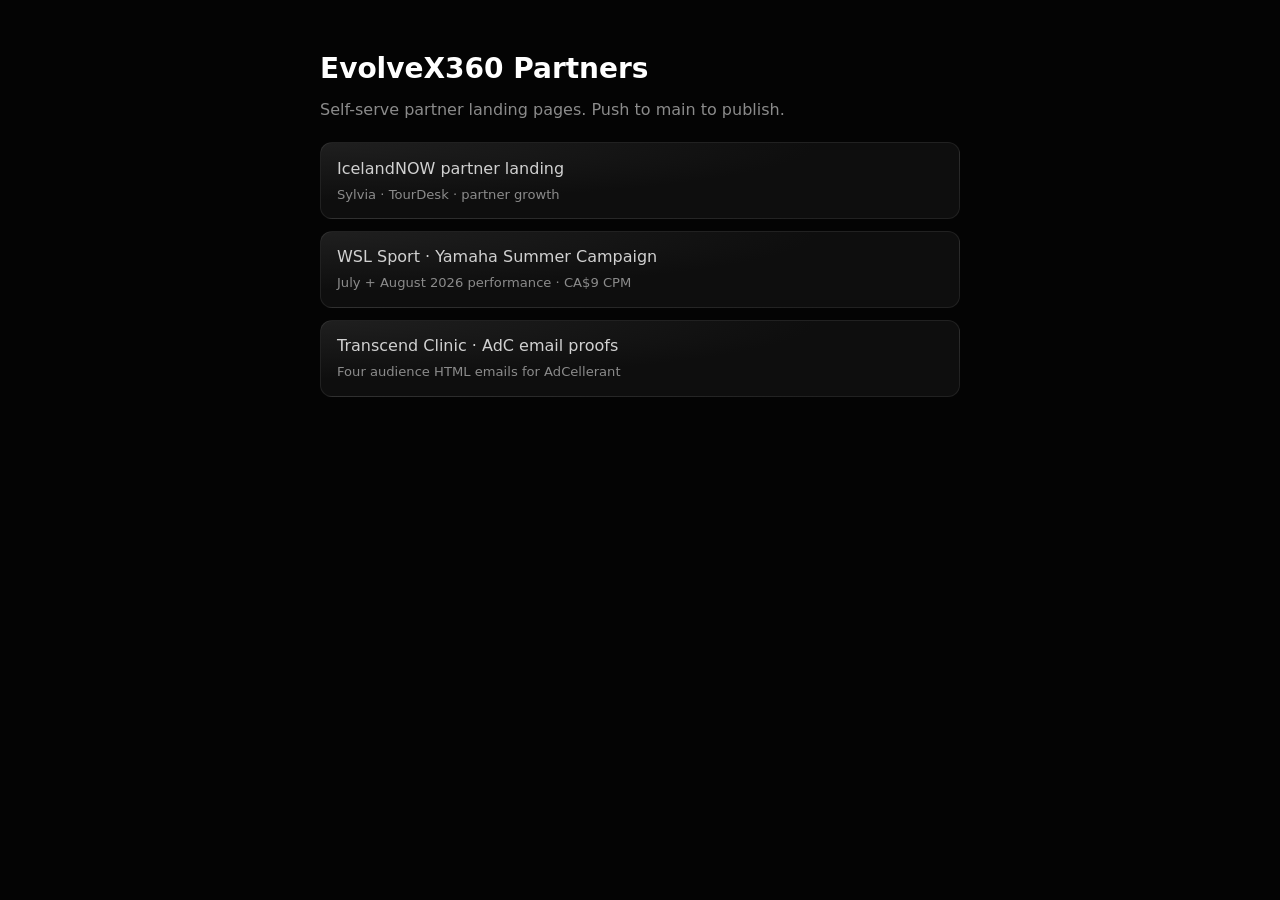
<file: index.html>
<!DOCTYPE html>
<html lang="en">
<head>
  <meta charset="utf-8">
  <meta name="viewport" content="width=device-width, initial-scale=1">
  <title>EvolveX360 Partners</title>
  <style>
    :root { color-scheme: dark; }
    body {
      margin: 0;
      font-family: system-ui, -apple-system, Segoe UI, Roboto, sans-serif;
      line-height: 1.5;
      max-width: 40rem;
      margin-inline: auto;
      padding: 3rem 1.25rem;
      background: #040404;
      color: #8b8b8b;
    }
    h1 { font-size: 1.75rem; margin: 0 0 0.5rem; color: #fff; }
    p { margin: 0 0 1.25rem; }
    ul { list-style: none; padding: 0; margin: 0; display: grid; gap: 0.75rem; }
    a {
      display: block;
      padding: 0.85rem 1rem;
      border: 1px solid rgba(255,255,255,0.08);
      border-radius: 0.75rem;
      text-decoration: none;
      color: #d1d1d1;
      background: radial-gradient(at 0% 0%, #1f1f1f 0%, #0e0e0e 55%);
    }
    a:hover { border-color: rgba(200,42,239,0.35); }
    a span { display: block; font-size: 0.82rem; color: #8b8b8b; margin-top: 0.25rem; }
  </style>
</head>
<body>
  <h1>EvolveX360 Partners</h1>
  <p>Self-serve partner landing pages. Push to main to publish.</p>
  <ul>
    <li>
      <a href="/icelandnow/">IcelandNOW partner landing
        <span>Sylvia · TourDesk · partner growth</span>
      </a>
    </li>
    <li>
      <a href="/wsl-yamaha/">WSL Sport · Yamaha Summer Campaign
        <span>July + August 2026 performance · CA$9 CPM</span>
      </a>
    </li>
    <li>
      <a href="/transcend-adc-emails/">Transcend Clinic · AdC email proofs
        <span>Four audience HTML emails for AdCellerant</span>
      </a>
    </li>
  </ul>
</body>
</html>
</file>
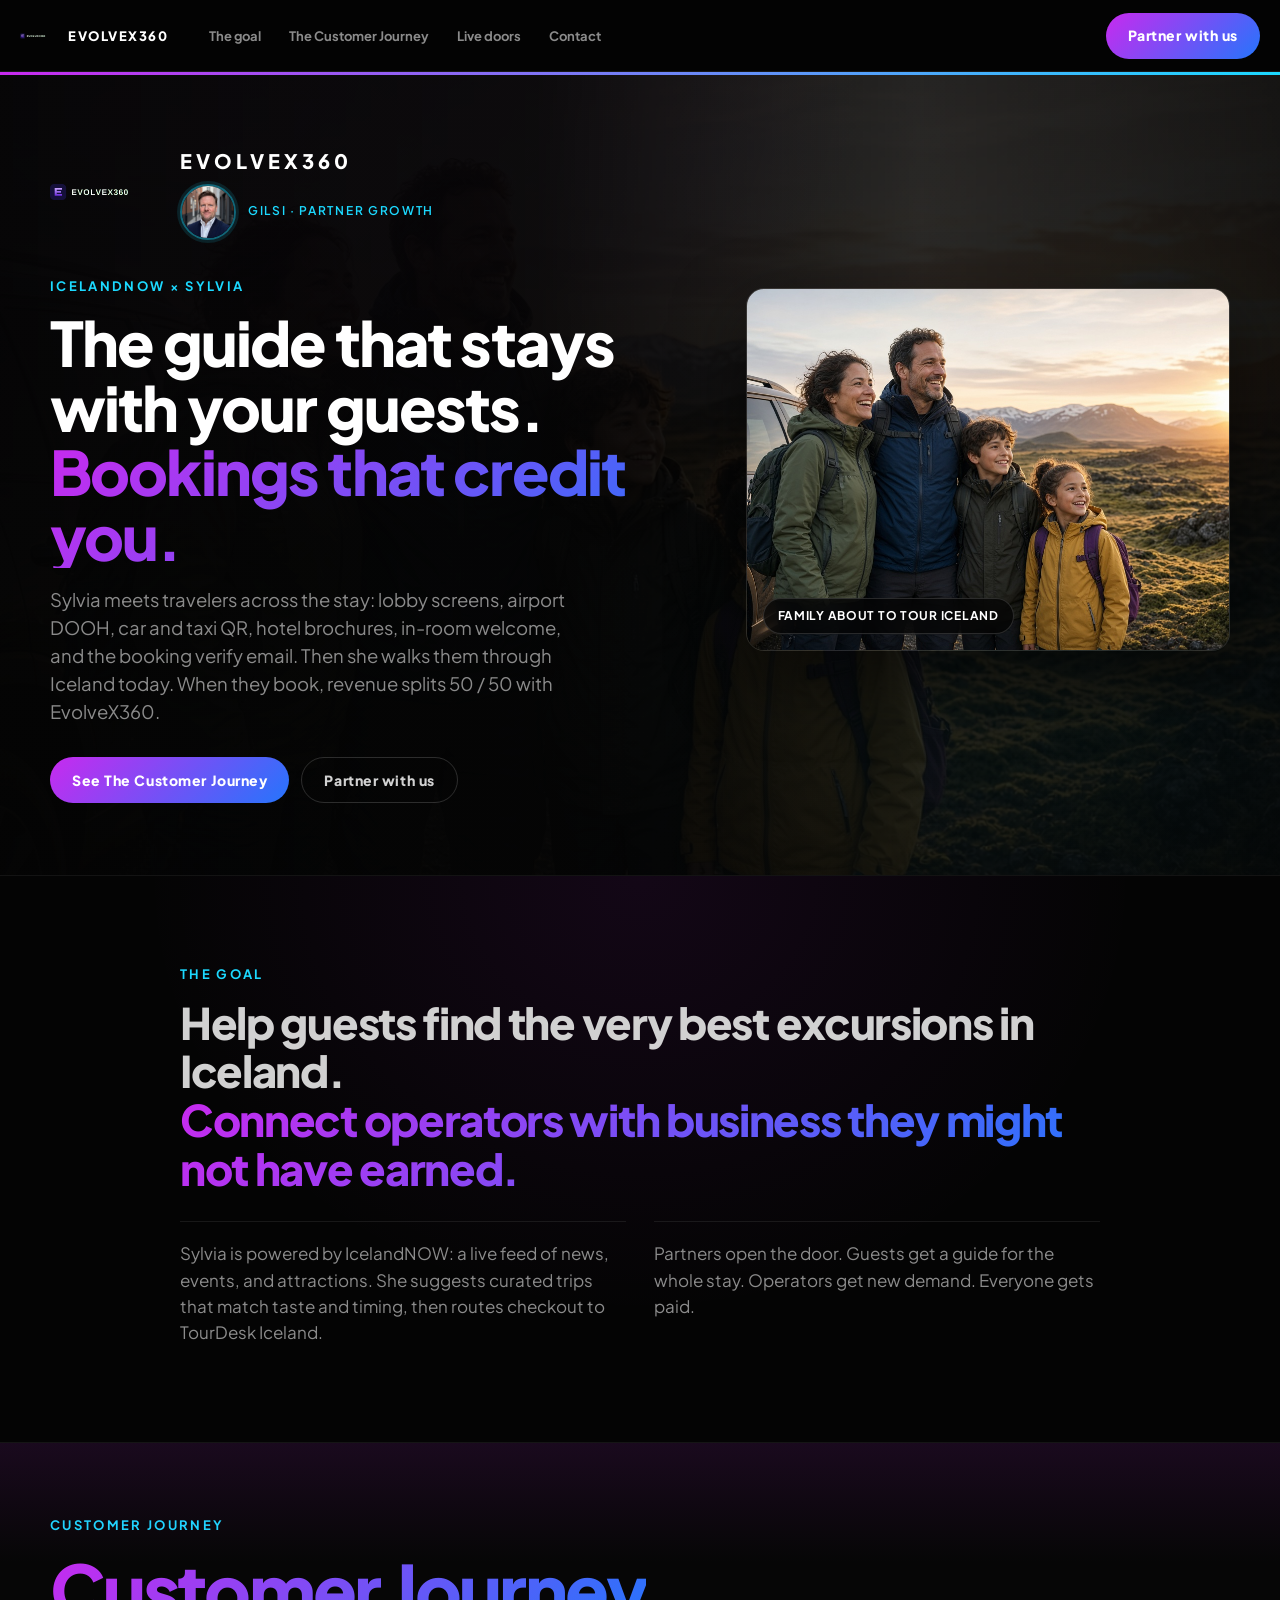
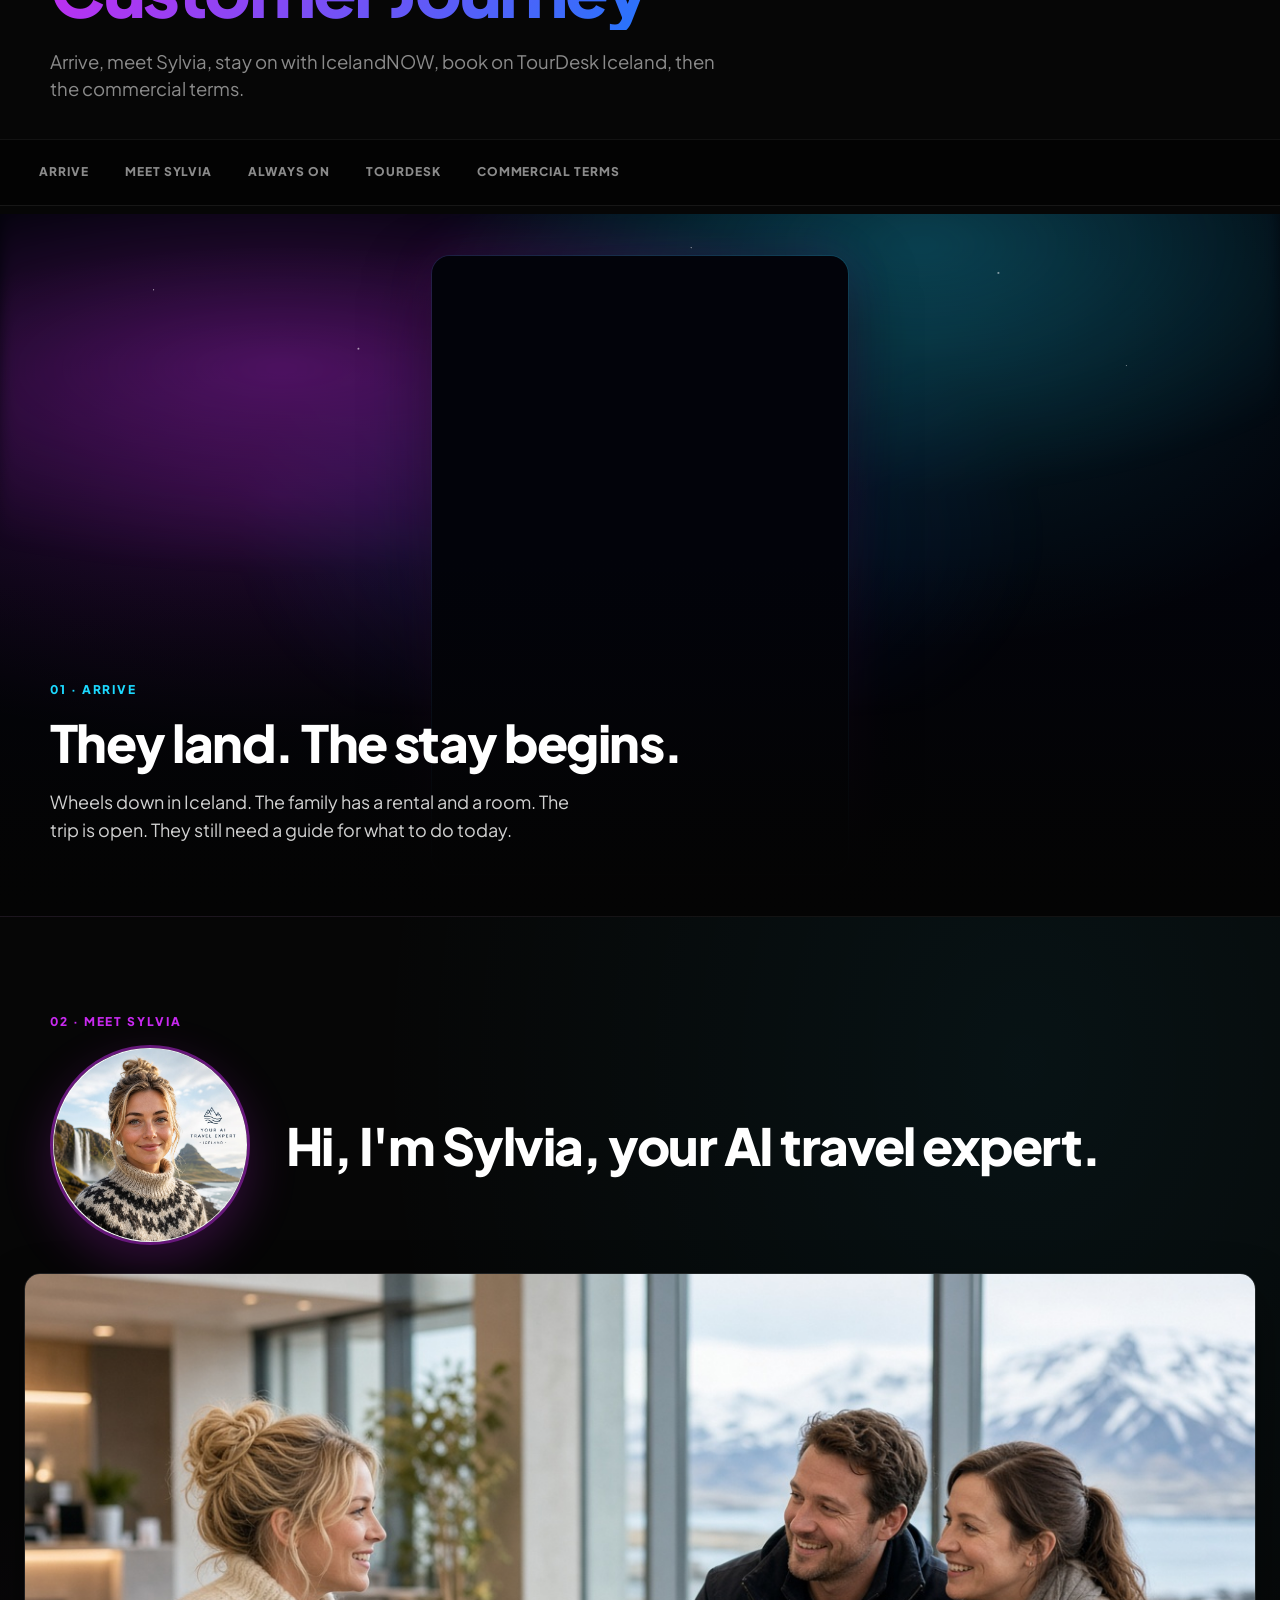
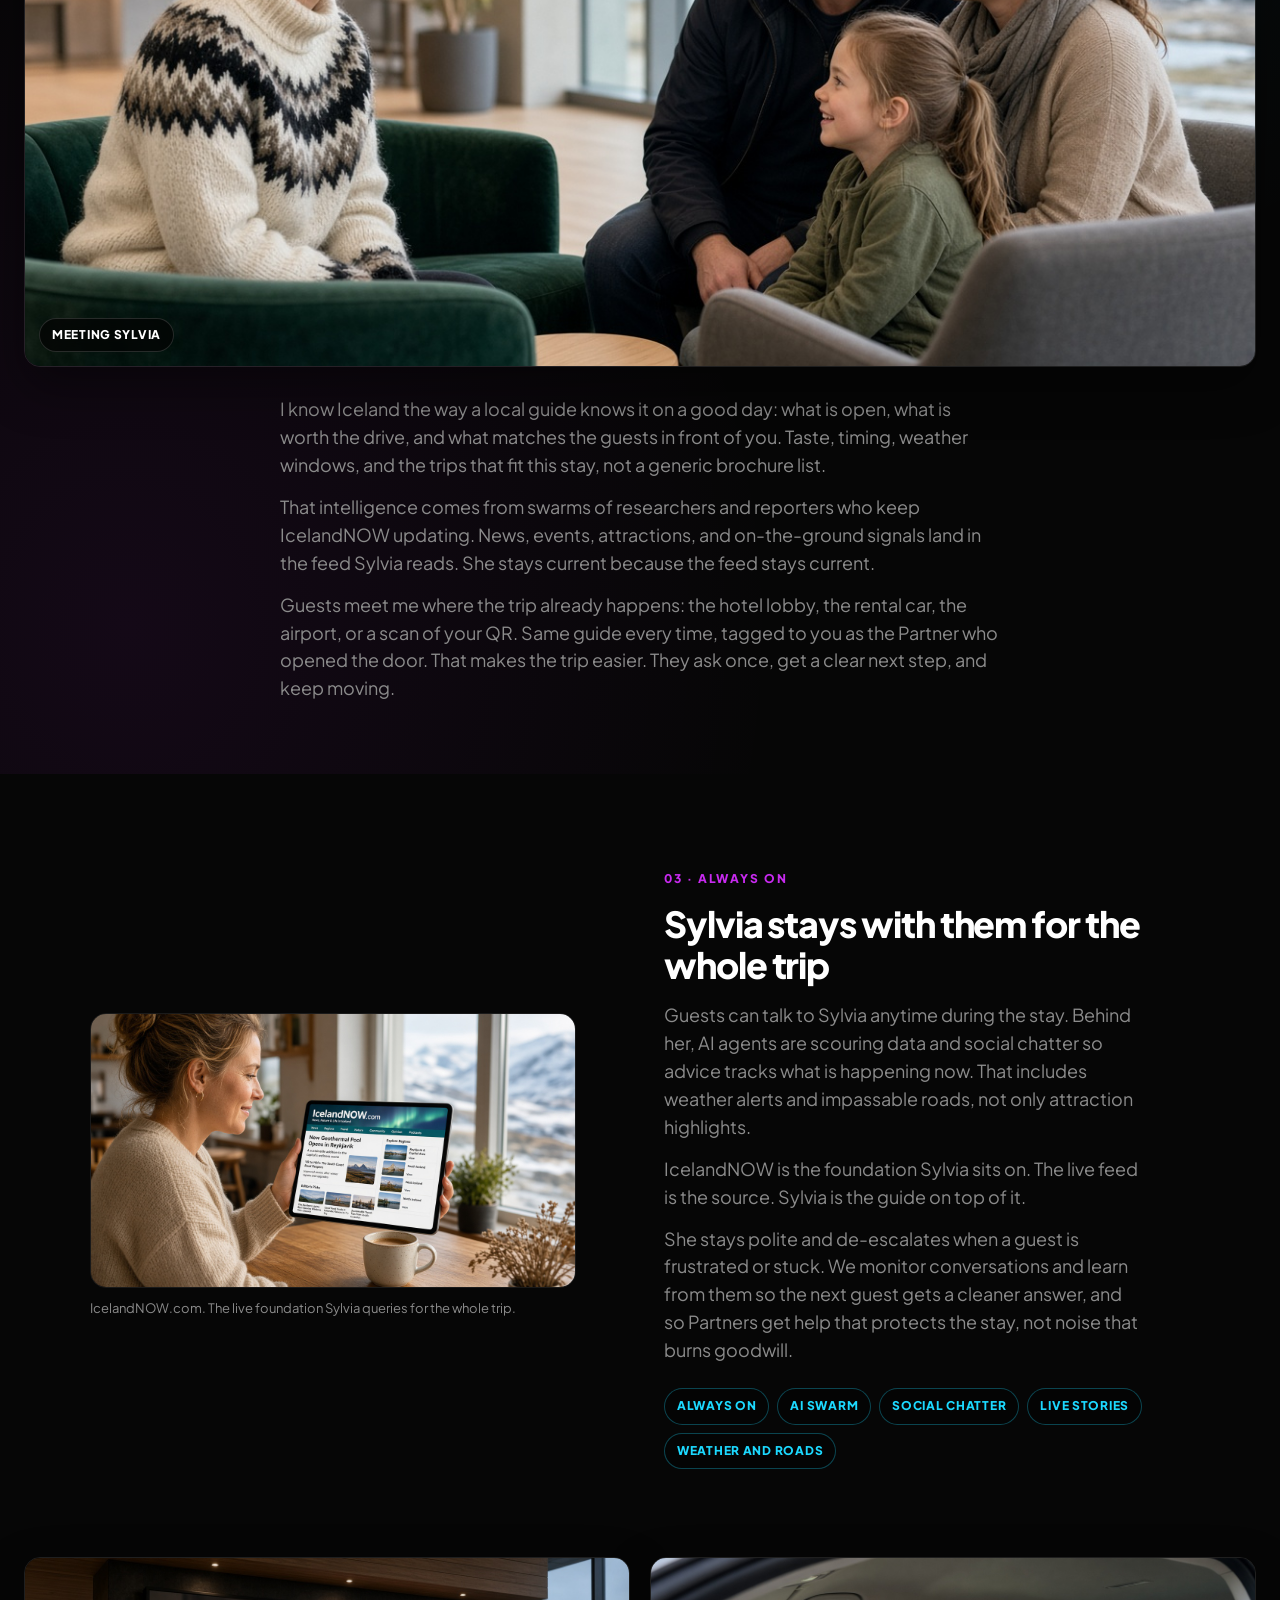
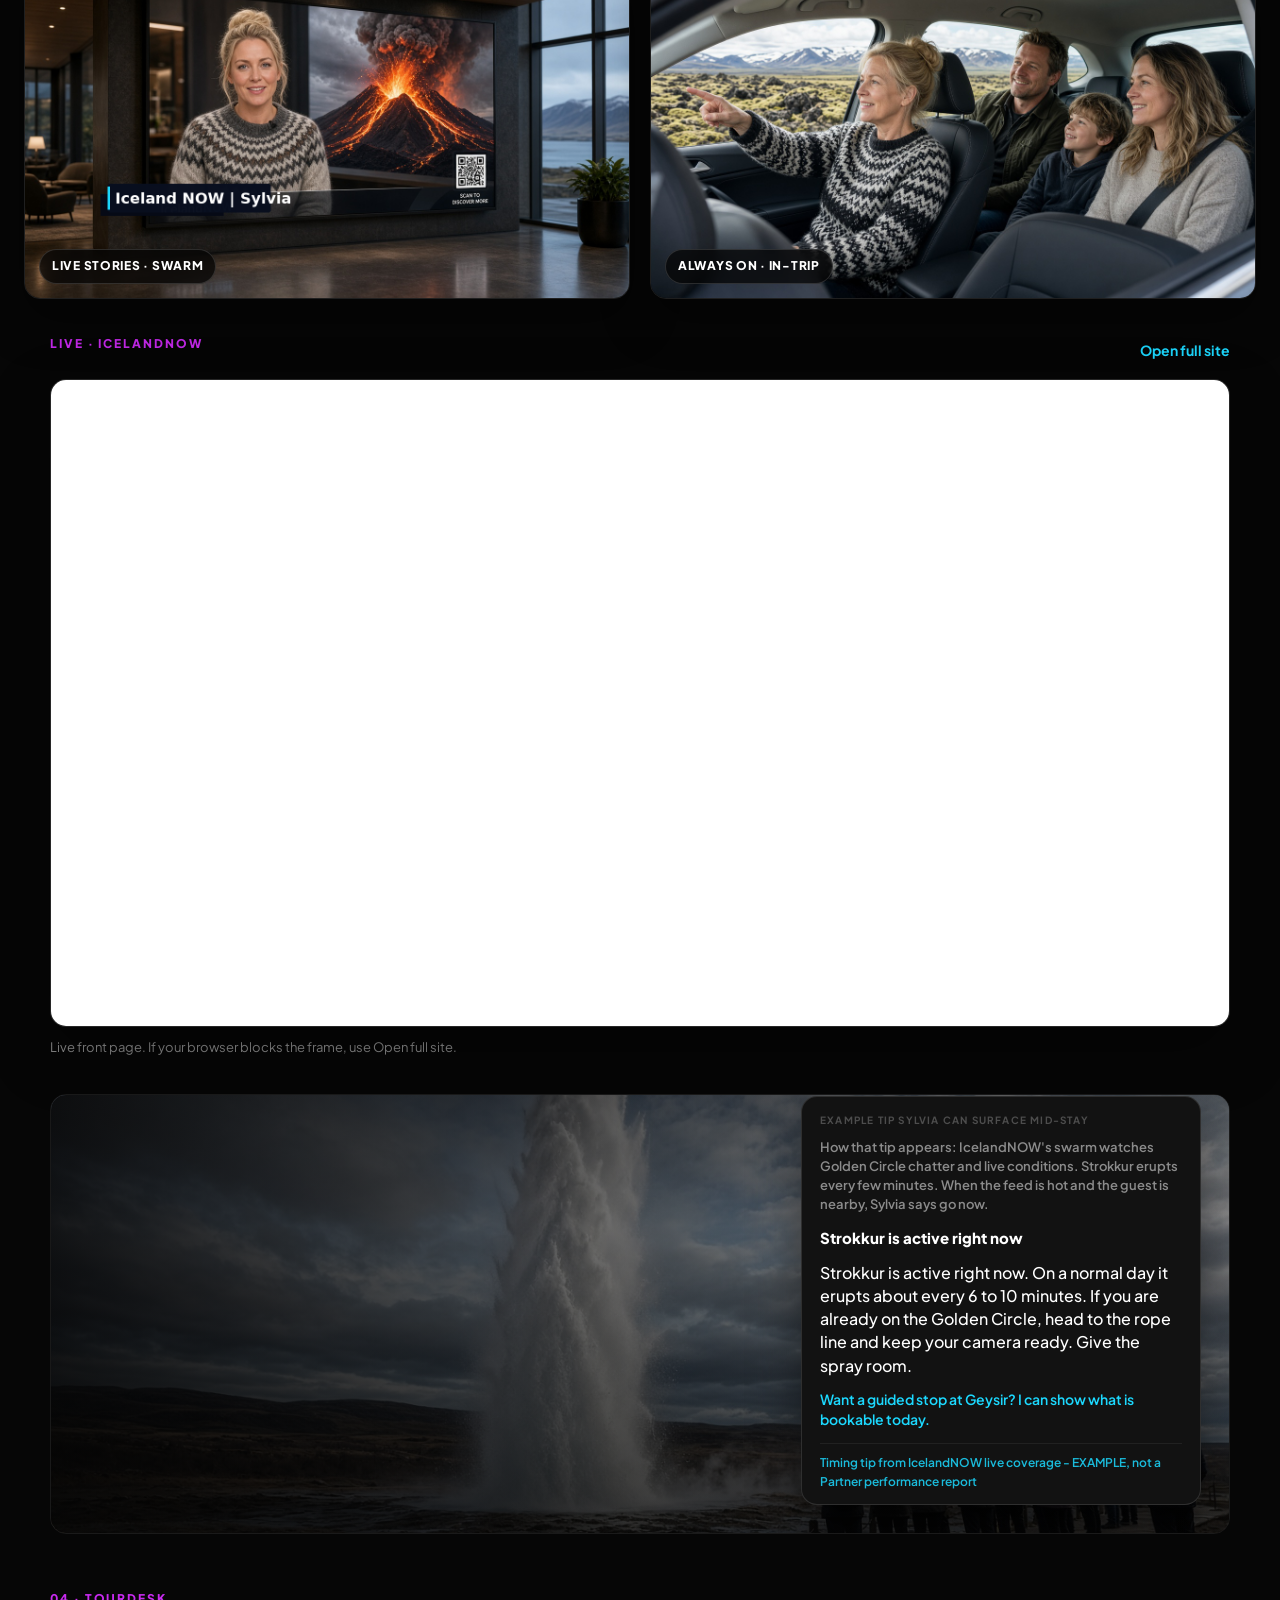
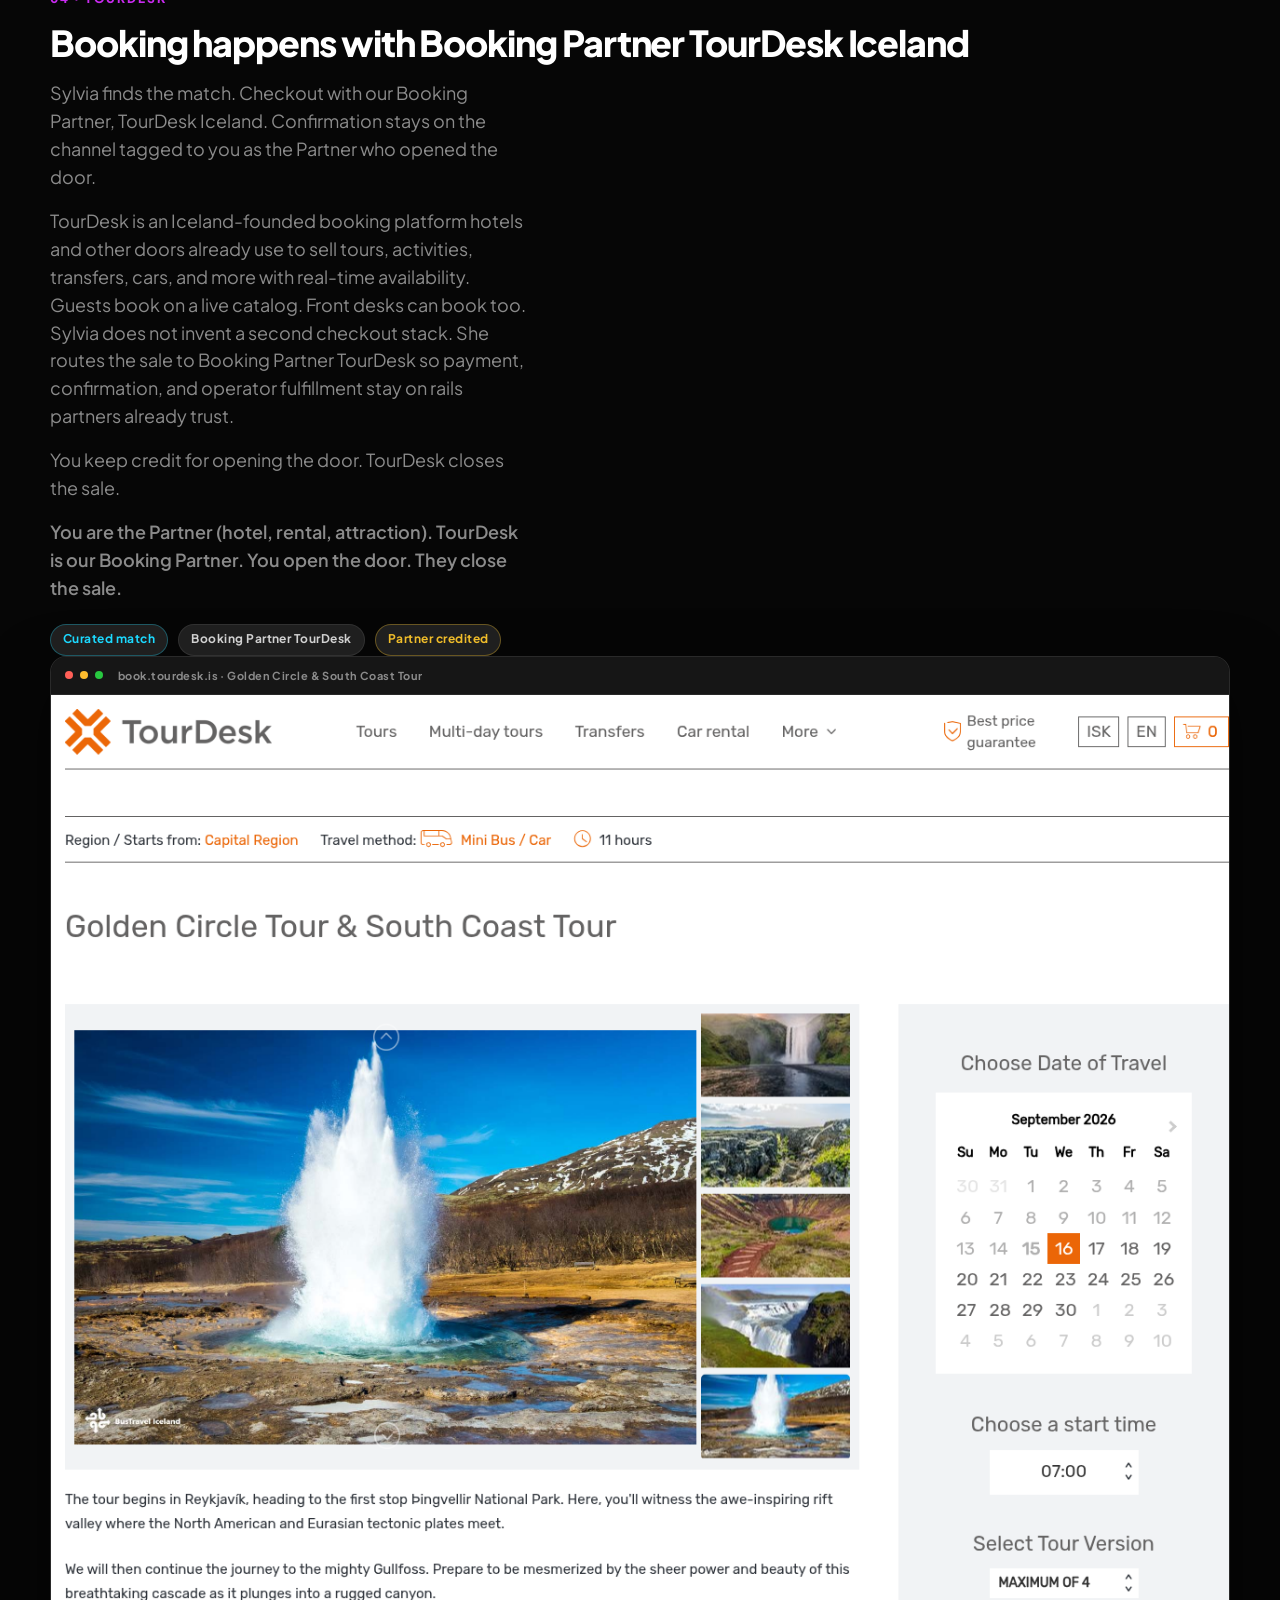
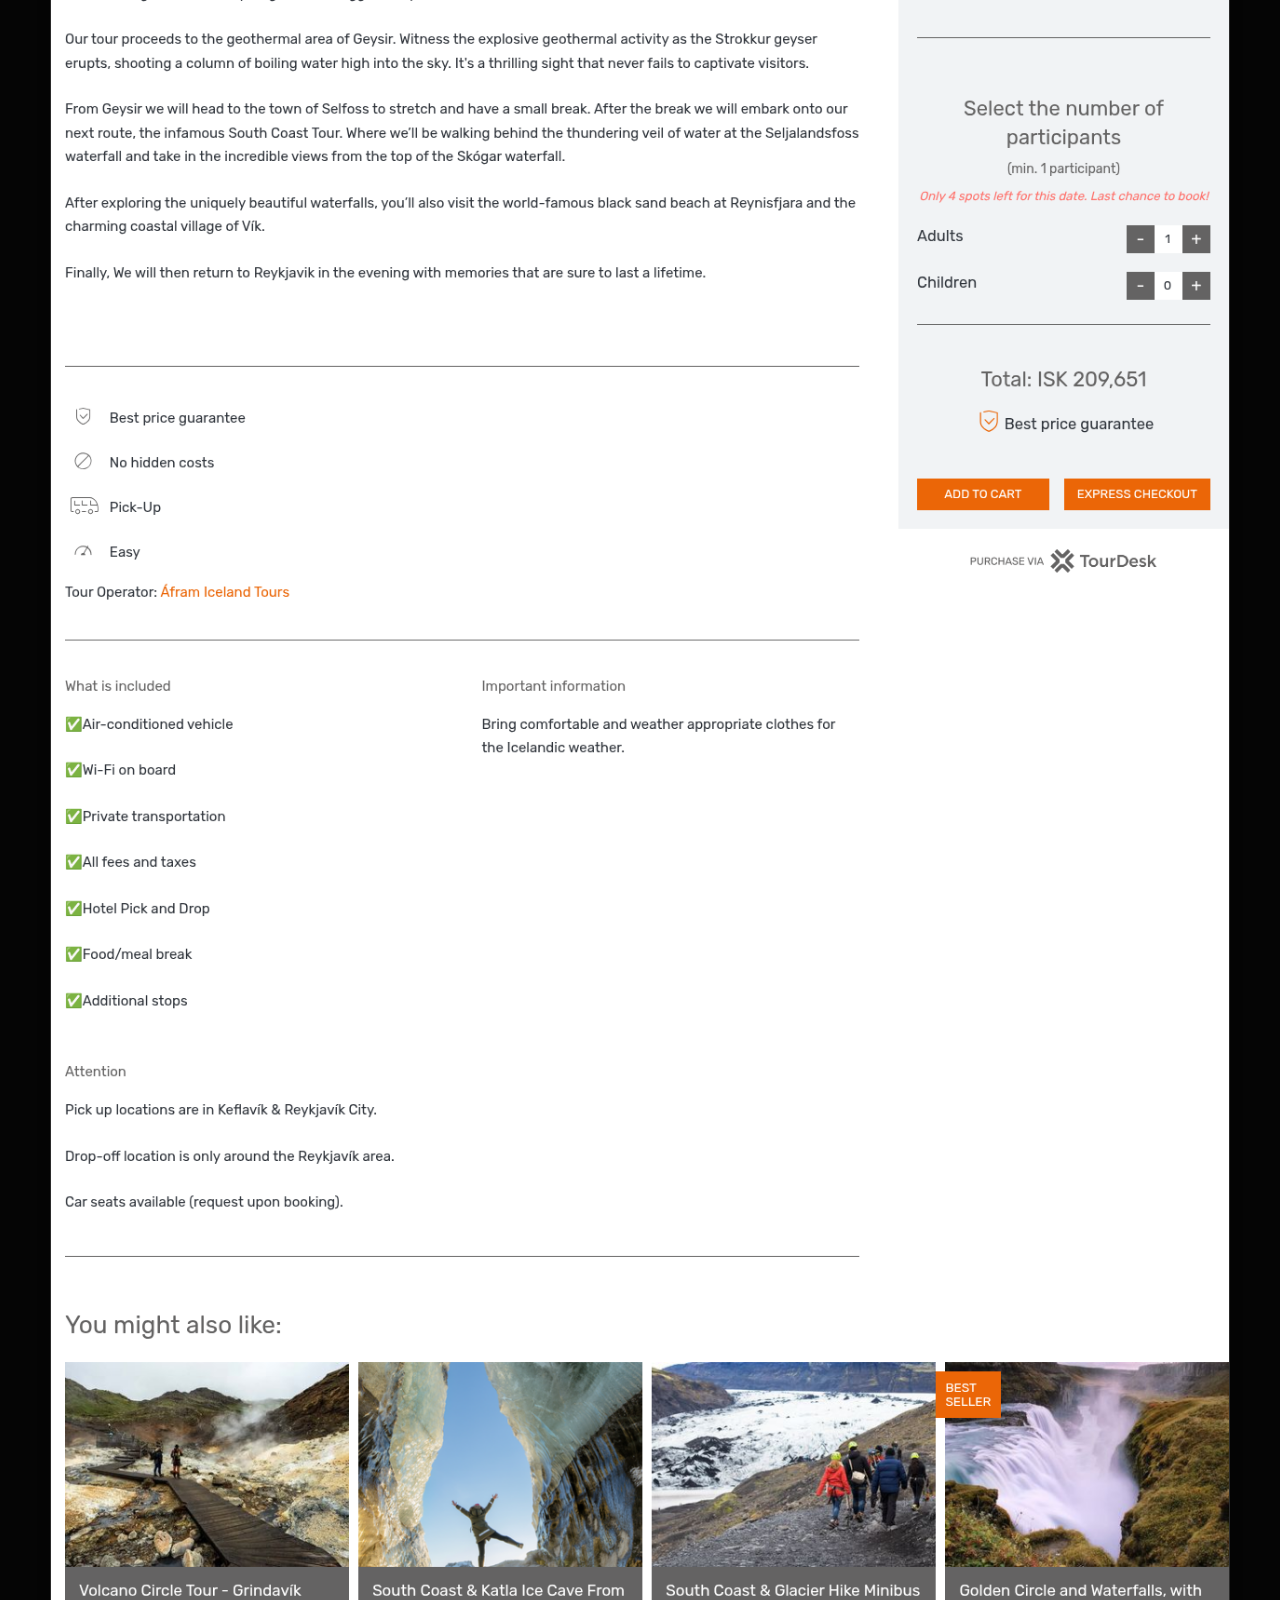
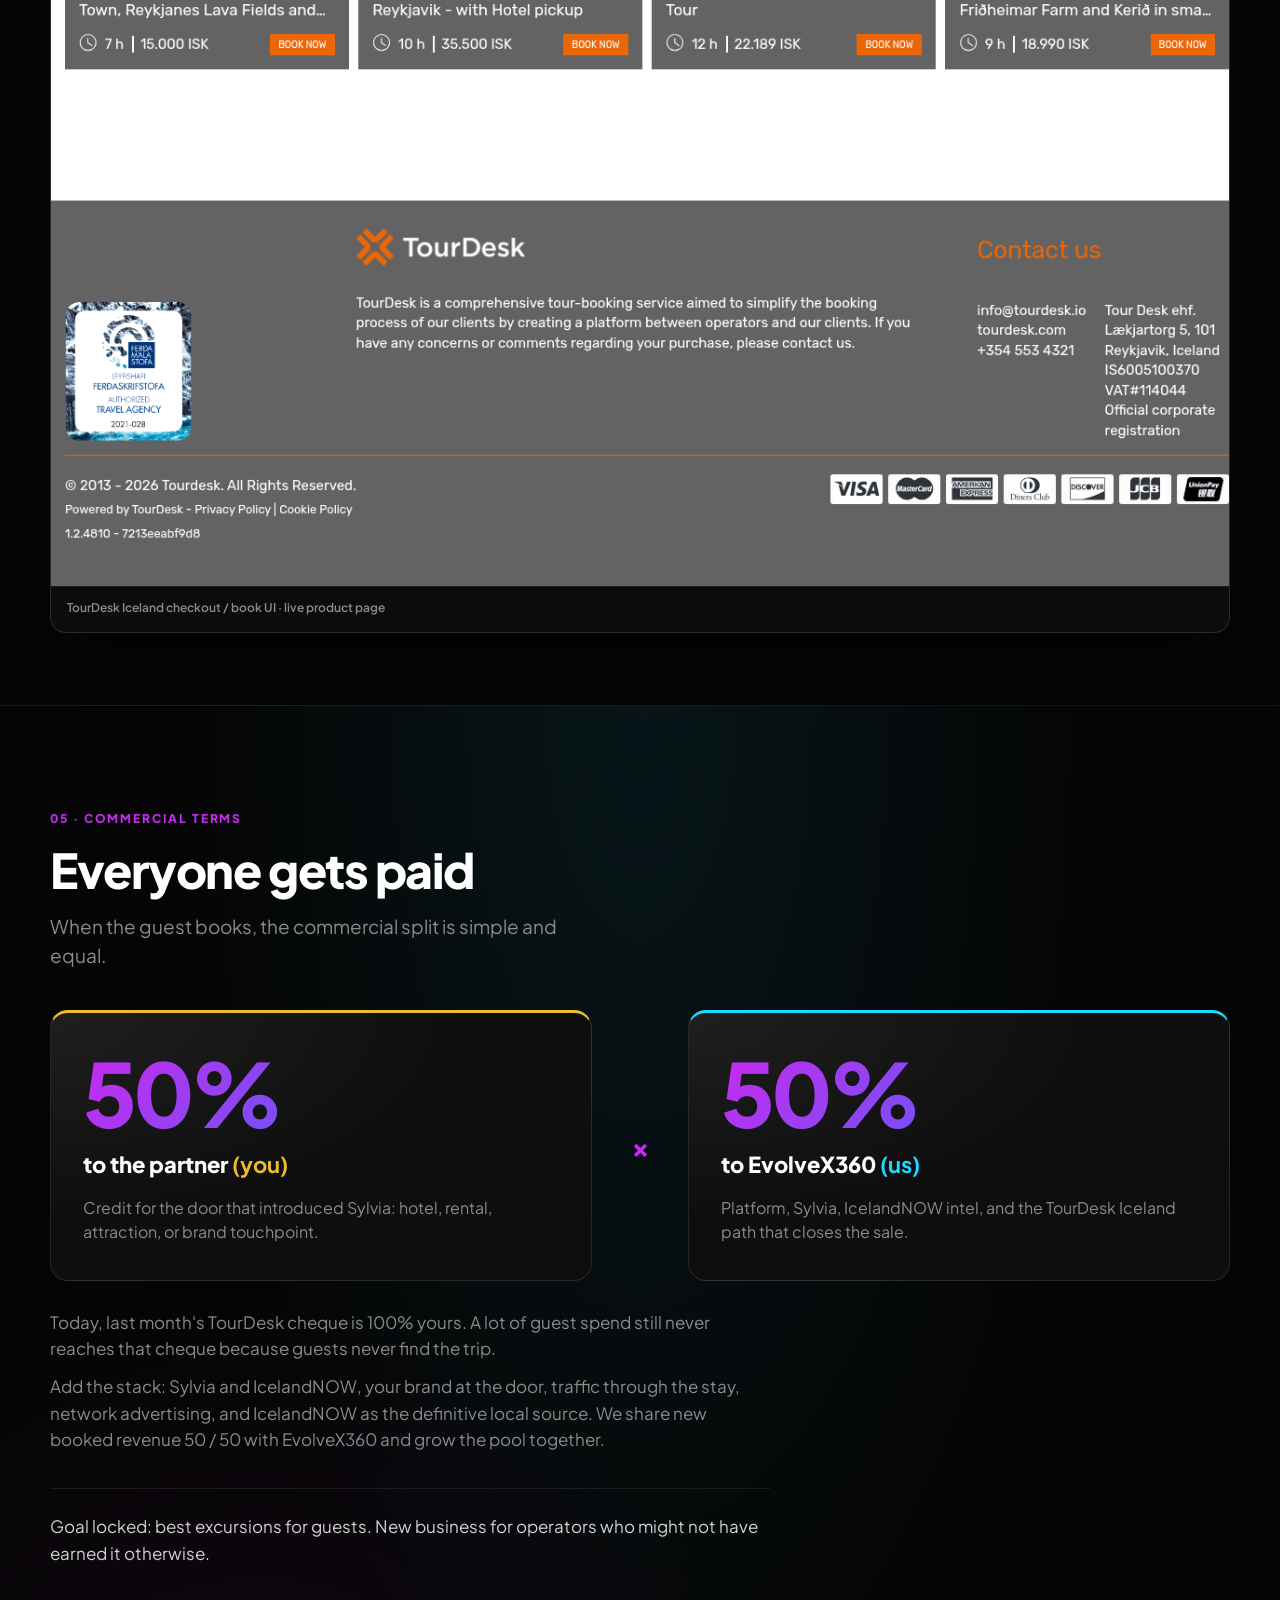
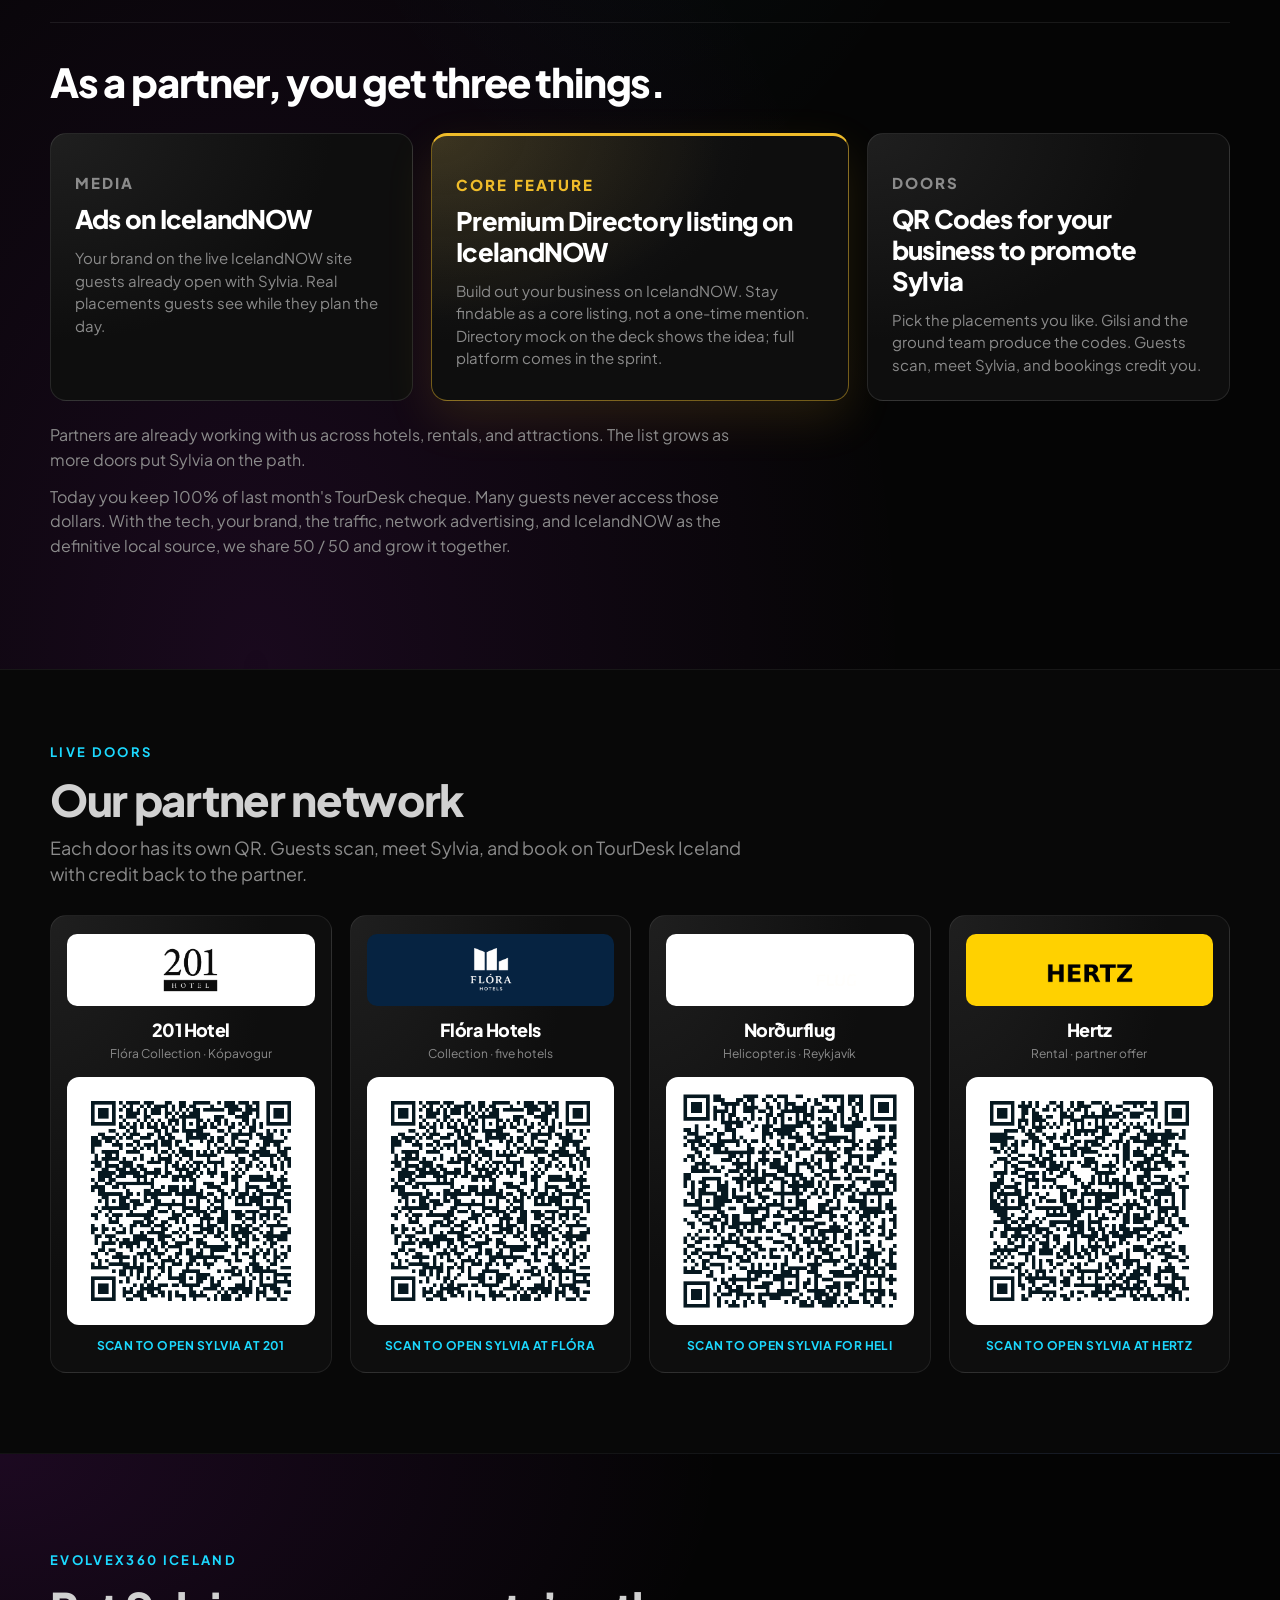
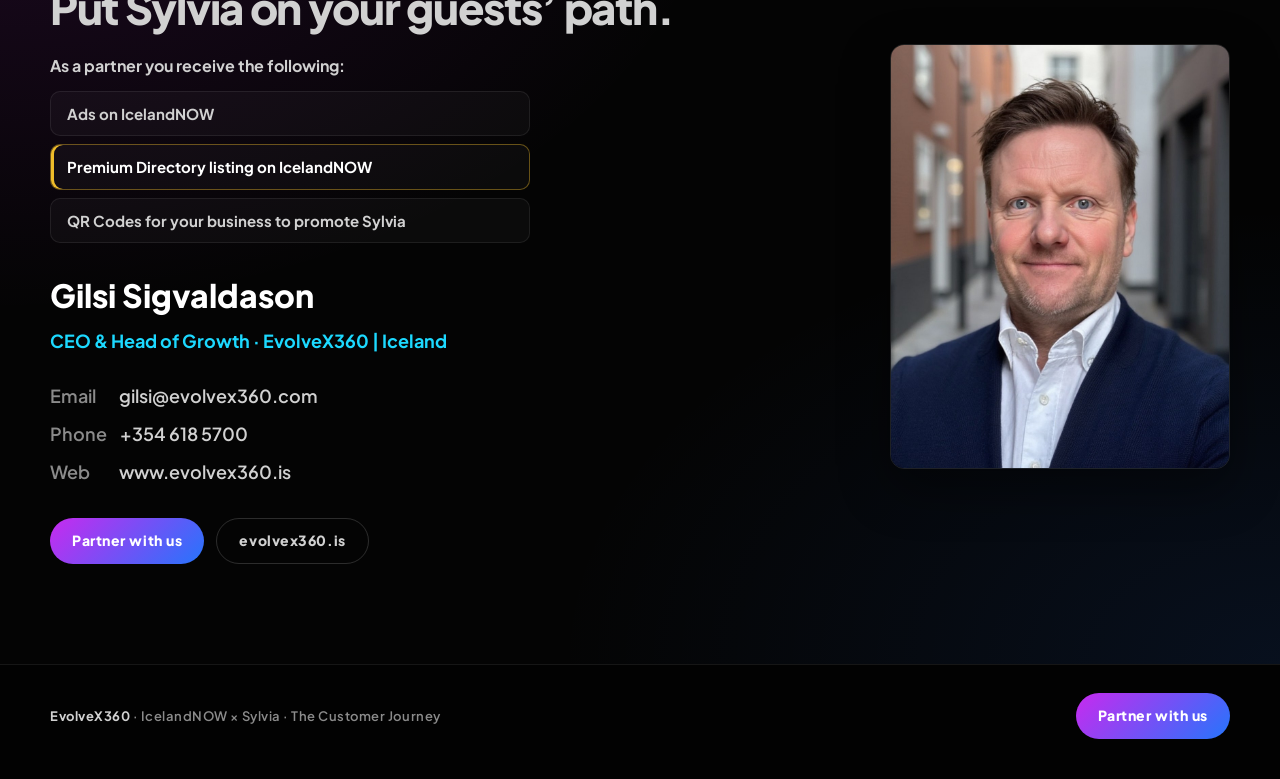
<file: icelandnow/index.html>
<!DOCTYPE html>
<html lang="en">
<head>
  <meta charset="utf-8">
  <meta name="viewport" content="width=device-width, initial-scale=1">
  <title>EvolveX360 · IcelandNOW × Sylvia · Partner growth</title>
  <link rel="stylesheet" href="fonts/plus-jakarta.css">
  <link rel="stylesheet" href="landing.css">
</head>
<body>

  <nav class="nav" aria-label="Page navigation">
    <div class="inner">
      <a class="brand" href="#hero">
        <img src="assets/evx-logo-white.png" alt="EvolveX360">
        <span>EVOLVEX360</span>
      </a>
      <div class="links">
        <a href="#goal">The goal</a>
        <a href="#customer-journey">The Customer Journey</a>
        <a href="#proof">Live doors</a>
        <a href="#close">Contact</a>
      </div>
      <a class="btn cta" href="#close">Partner with us</a>
    </div>
  </nav>

  <!-- Compact hero -->
  <header class="hero" id="hero">
    <div class="hero-bg" aria-hidden="true">
      <img src="journey/cj-01-family-iceland.png" alt="">
      <div class="hero-veil"></div>
    </div>
    <div class="wrap hero-grid">
      <div class="hero-copy">
        <div class="logo-lock">
          <img class="logo-mark" src="assets/evx-logo-white.png" alt="EvolveX360">
          <div>
            <div class="word">EVOLVEX360</div>
            <div class="sub-row">
              <img class="gilsi-face" src="assets/gilsi.jpg" alt="Gilsi Sigvaldason">
              <div class="sub">Gilsi · Partner growth</div>
            </div>
          </div>
        </div>
        <p class="kicker">IcelandNOW × Sylvia</p>
        <h1>The guide that stays with your guests.<span>Bookings that credit you.</span></h1>
        <p class="lede hero-lede">Sylvia meets travelers across the stay: lobby screens, airport DOOH, car and taxi QR, hotel brochures, in-room welcome, and the booking verify email. Then she walks them through Iceland today. When they book, revenue splits 50 / 50 with EvolveX360.</p>
        <div class="actions">
          <a class="btn" href="#customer-journey">See The Customer Journey</a>
          <a class="btn ghost" href="#close">Partner with us</a>
        </div>
      </div>
      <aside class="hero-visual" aria-hidden="true">
        <img src="journey/cj-01-family-iceland.png" alt="">
        <div class="hero-chip">Family about to tour Iceland</div>
      </aside>
    </div>
  </header>

  <!-- Bridge: the goal -->
  <section class="bridge" id="goal">
    <div class="wrap bridge-inner">
      <p class="kicker">The goal</p>
      <h2>Help guests find the very best excursions in Iceland.<em> Connect operators with business they might not have earned.</em></h2>
      <div class="bridge-split">
        <p>Sylvia is powered by IcelandNOW: a live feed of news, events, and attractions. She suggests curated trips that match taste and timing, then routes checkout to TourDesk Iceland.</p>
        <p>Partners open the door. Guests get a guide for the whole stay. Operators get new demand. Everyone gets paid.</p>
      </div>
    </div>
  </section>

  <!-- THE CUSTOMER JOURNEY - centerpiece -->
  <section class="journey" id="customer-journey">
    <div class="journey-head">
      <div class="wrap">
        <p class="kicker">Customer Journey</p>
        <h2 class="journey-title">Customer Journey</h2>
        <p class="lede">Arrive, meet Sylvia, stay on with IcelandNOW, book on TourDesk Iceland, then the commercial terms.</p>
      </div>
      <nav class="journey-rail" aria-label="The Customer Journey steps">
        <div class="wrap rail-inner">
          <a href="#cj-arrive">Arrive</a>
          <a href="#cj-meet">Meet Sylvia</a>
          <a href="#cj-always">Always on</a>
          <a href="#cj-book">TourDesk</a>
          <a href="#cj-terms">Commercial Terms</a>
        </div>
      </nav>
    </div>

    <!-- 01 · Arrive -->
    <article class="beat beat-arrive" id="cj-arrive">
      <div class="beat-media full arrive-media">
        <!-- ARRIVE_GIF -->
        <!-- MP4 wired: journey/arrive-plane-landing.mp4 (portrait 464×688). Replaces CSS .arrive-stage craft animation. -->
        <div class="arrive-video-stage" aria-hidden="true">
          <div class="arrive-aurora"></div>
          <div class="arrive-stars"></div>
          <div class="arrive-video-frame">
            <video
              class="arrive-video"
              src="journey/arrive-plane-landing.mp4"
              autoplay
              muted
              loop
              playsinline
              preload="auto"
            ></video>
          </div>
        </div>
        <!-- Old CSS plane craft stage kept hidden for reference; do not show under/over video -->
        <div class="arrive-stage" hidden aria-hidden="true"></div>
        <div class="beat-overlay">
          <div class="wrap">
            <span class="beat-label on-dark">01 · Arrive</span>
            <h3>They land. The stay begins.</h3>
            <p>Wheels down in Iceland. The family has a rental and a room. The trip is open. They still need a guide for what to do today.</p>
          </div>
        </div>
      </div>
    </article>

    <!-- 02 · Meet Sylvia -->
    <article class="beat beat-discover beat-meet" id="cj-meet">
      <div class="wrap meet-hi">
        <span class="beat-label">02 · Meet Sylvia</span>
        <div class="meet-hi-grid">
          <img class="meet-avatar" src="img/sylvia.jpg" alt="Sylvia, IcelandNOW AI travel expert. Blonde, lopapeysa, Kirkjufell behind her.">
          <div class="meet-hi-copy">
            <!-- MEET_SYLVIA_COPY -->
            <h3>Hi, I'm Sylvia, your AI travel expert.</h3>
          </div>
        </div>
      </div>
      <div class="wrap meet-pair meet-pair-single">
        <figure class="meet-shot meet-hero-still">
          <img src="journey/cj-meet-sylvia-family.png" alt="Sylvia meeting a family in a hotel lobby, Iceland mountains in the window">
          <figcaption>Meeting Sylvia</figcaption>
        </figure>
      </div>
      <div class="wrap meet-sylvia-body">
        <!-- MEET_SYLVIA_COPY -->
        <p>I know Iceland the way a local guide knows it on a good day: what is open, what is worth the drive, and what matches the guests in front of you. Taste, timing, weather windows, and the trips that fit this stay, not a generic brochure list.</p>
        <p>That intelligence comes from swarms of researchers and reporters who keep IcelandNOW updating. News, events, attractions, and on-the-ground signals land in the feed Sylvia reads. She stays current because the feed stays current.</p>
        <p>Guests meet me where the trip already happens: the hotel lobby, the rental car, the airport, or a scan of your QR. Same guide every time, tagged to you as the Partner who opened the door. That makes the trip easier. They ask once, get a clear next step, and keep moving.</p>
      </div>
    </article>

    <!-- 03 · Always on / IcelandNOW swarm -->
    <article class="beat beat-tablet beat-always" id="cj-always">
      <div class="wrap beat-split reverse">
        <div class="beat-copy">
          <span class="beat-label">03 · Always on</span>
          <h3>Sylvia stays with them for the whole trip</h3>
          <p>Guests can talk to Sylvia anytime during the stay. Behind her, AI agents are scouring data and social chatter so advice tracks what is happening now. That includes weather alerts and impassable roads, not only attraction highlights.</p>
          <p>IcelandNOW is the foundation Sylvia sits on. The live feed is the source. Sylvia is the guide on top of it.</p>
          <p>She stays polite and de-escalates when a guest is frustrated or stuck. We monitor conversations and learn from them so the next guest gets a cleaner answer, and so Partners get help that protects the stay, not noise that burns goodwill.</p>
          <div class="live-tags">
            <span>Always on</span>
            <span>AI swarm</span>
            <span>Social chatter</span>
            <span>Live stories</span>
            <span>Weather and roads</span>
          </div>
        </div>
        <figure class="beat-art tablet-art">
          <img src="journey/cj-06-icelandnow-tablet.png" alt="Guest scrolling IcelandNOW.com on a tablet">
          <figcaption>IcelandNOW.com. The live foundation Sylvia queries for the whole trip.</figcaption>
        </figure>
      </div>
      <div class="wrap meet-pair always-pair">
        <figure class="meet-shot">
          <img src="journey/sylvia-news-onscreen-lt.png" alt="IcelandNOW lobby screen: Sylvia reporting live volcano news. Lower third Iceland NOW | Sylvia sits in the screen graphic">
          <figcaption>Live stories · swarm</figcaption>
        </figure>
        <figure class="meet-shot">
          <img src="journey/sylvia-suv-family.png" alt="Sylvia with the family in-trip, still guiding from the rental car">
          <figcaption>Always on · in-trip</figcaption>
        </figure>
      </div>
      <div class="wrap live-site-embed">
        <div class="live-site-head">
          <span class="beat-label">Live · IcelandNOW</span>
          <a class="live-site-open" href="https://gwleith234.github.io/sylvialovesiceland/" target="_blank" rel="noopener">Open full site</a>
        </div>
        <div class="live-site-frame">
          <iframe
            title="Live IcelandNOW front page"
            src="https://gwleith234.github.io/sylvialovesiceland/"
            loading="lazy"
            referrerpolicy="no-referrer-when-downgrade"
            sandbox="allow-scripts allow-same-origin allow-popups allow-forms"></iframe>
        </div>
        <p class="live-site-note">Live front page. If your browser blocks the frame, use Open full site.</p>
      </div>
      <div class="wrap live-follow">
        <div class="live-stage compact">
          <img class="live-photo" src="journey/cj-04-geyser-live.png" alt="Geyser eruption with visitors watching">
          <div class="live-veil"></div>
          <aside class="social-pop tip-card" aria-label="Example tip Sylvia can surface mid-stay">
            <p class="example-label">Example tip Sylvia can surface mid-stay</p>
            <p class="tip-origin">How that tip appears: IcelandNOW's swarm watches Golden Circle chatter and live conditions. Strokkur erupts every few minutes. When the feed is hot and the guest is nearby, Sylvia says go now.</p>
            <p class="tip-title">Strokkur is active right now</p>
            <p class="tweet">Strokkur is active right now. On a normal day it erupts about every 6 to 10 minutes. If you are already on the Golden Circle, head to the rope line and keep your camera ready. Give the spray room.</p>
            <p class="tip-cta">Want a guided stop at Geysir? I can show what is bookable today.</p>
            <p class="post-source">Timing tip from IcelandNOW live coverage - EXAMPLE, not a Partner performance report</p>
          </aside>
        </div>
      </div>
    </article>

    <!-- 04 · TourDesk -->
    <article class="beat beat-book" id="cj-book">
      <div class="wrap">
        <div class="beat-copy">
          <span class="beat-label">04 · TourDesk</span>
          <h3>Booking happens with Booking Partner TourDesk Iceland</h3>
          <p>Sylvia finds the match. Checkout with our Booking Partner, TourDesk Iceland. Confirmation stays on the channel tagged to you as the Partner who opened the door.</p>
          <p>TourDesk is an Iceland-founded booking platform hotels and other doors already use to sell tours, activities, transfers, cars, and more with real-time availability. Guests book on a live catalog. Front desks can book too. Sylvia does not invent a second checkout stack. She routes the sale to Booking Partner TourDesk so payment, confirmation, and operator fulfillment stay on rails partners already trust.</p>
          <p>You keep credit for opening the door. TourDesk closes the sale.</p>
          <p class="tourdesk-support">You are the Partner (hotel, rental, attraction). TourDesk is our Booking Partner. You open the door. They close the sale.</p>
          <div class="meta">
            <span class="pill cyan">Curated match</span>
            <span class="pill">Booking Partner TourDesk</span>
            <span class="pill gold">Partner credited</span>
          </div>
        </div>
      </div>
      <div class="wrap book-live">
        <figure class="shot-frame shot-live">
          <div class="shot-chrome" aria-hidden="true">
            <span class="shot-dot"></span>
            <span class="shot-dot"></span>
            <span class="shot-dot"></span>
            <span class="shot-url">book.tourdesk.is · Golden Circle &amp; South Coast Tour</span>
          </div>
          <img src="journey/tourdesk-booking-live.png" alt="TourDesk Iceland checkout and book UI. Full product page for Golden Circle and South Coast Tour with booking panel, price, Add to Cart, and Express Checkout.">
          <figcaption>TourDesk Iceland checkout / book UI · live product page</figcaption>
        </figure>
      </div>
    </article>

    <!-- 05 · Commercial Terms -->
    <article class="beat beat-econ" id="cj-terms">
      <div class="wrap">
        <span class="beat-label">05 · Commercial Terms</span>
        <h3>Everyone gets paid</h3>
        <p class="econ-lede">When the guest books, the commercial split is simple and equal.</p>
        <div class="econ-grid">
          <div class="econ-card partner">
            <div class="econ-pct">50%</div>
            <div class="econ-who">to the partner <em>(you)</em></div>
            <p>Credit for the door that introduced Sylvia: hotel, rental, attraction, or brand touchpoint.</p>
          </div>
          <div class="econ-divider" aria-hidden="true">
            <span>×</span>
          </div>
          <div class="econ-card us">
            <div class="econ-pct">50%</div>
            <div class="econ-who">to EvolveX360 <em>(us)</em></div>
            <p>Platform, Sylvia, IcelandNOW intel, and the TourDesk Iceland path that closes the sale.</p>
          </div>
        </div>
        <div class="growth-pitch">
          <!-- GROWTH_PITCH -->
          <p>Today, last month's TourDesk cheque is 100% yours. A lot of guest spend still never reaches that cheque because guests never find the trip.</p>
          <p>Add the stack: Sylvia and IcelandNOW, your brand at the door, traffic through the stay, network advertising, and IcelandNOW as the definitive local source. We share new booked revenue 50 / 50 with EvolveX360 and grow the pool together.</p>
        </div>
        <p class="econ-foot">Goal locked: best excursions for guests. New business for operators who might not have earned it otherwise.</p>
        <div class="partner-ask" id="ask">
          <!-- PARTNER_CLOSE -->
          <h3>As a partner, you get three things.</h3>
          <div class="ask-grid">
            <article class="ask-card">
              <p class="ask-label">Media</p>
              <h4>Ads on IcelandNOW</h4>
              <p>Your brand on the live IcelandNOW site guests already open with Sylvia. Real placements guests see while they plan the day.</p>
            </article>
            <article class="ask-card featured">
              <p class="ask-label">Core feature</p>
              <h4>Premium Directory listing on IcelandNOW</h4>
              <p>Build out your business on IcelandNOW. Stay findable as a core listing, not a one-time mention. Directory mock on the deck shows the idea; full platform comes in the sprint.</p>
            </article>
            <article class="ask-card">
              <p class="ask-label">Doors</p>
              <h4>QR Codes for your business to promote Sylvia</h4>
              <p>Pick the placements you like. Gilsi and the ground team produce the codes. Guests scan, meet Sylvia, and bookings credit you.</p>
            </article>
          </div>
          <p class="ask-network">Partners are already working with us across hotels, rentals, and attractions. The list grows as more doors put Sylvia on the path.</p>
          <p class="ask-econ">Today you keep 100% of last month's TourDesk cheque. Many guests never access those dollars. With the tech, your brand, the traffic, network advertising, and IcelandNOW as the definitive local source, we share 50 / 50 and grow it together.</p>
        </div>
      </div>
    </article>
  </section>

  <!-- Live doors · partner network -->
  <section class="proof network" id="proof">
    <div class="wrap">
      <p class="kicker">Live doors</p>
      <h2>Our partner network</h2>
      <p class="network-lede">Each door has its own QR. Guests scan, meet Sylvia, and book on TourDesk Iceland with credit back to the partner.</p>
      <div class="door-grid">
        <article class="door-card">
          <div class="door-logo light">
            <img src="journey/partners/logo-201.png" alt="201 Hotel">
          </div>
          <h3>201 Hotel</h3>
          <p class="door-meta">Flóra Collection · Kópavogur</p>
          <div class="door-qr">
            <img src="journey/partners/qr-201-door.png" alt="QR for 201 Hotel door">
          </div>
          <p class="door-scan">Scan to open Sylvia at 201</p>
        </article>
        <article class="door-card">
          <div class="door-logo dark">
            <img src="journey/partners/logo-flora.png" alt="Flóra Hotels">
          </div>
          <h3>Flóra Hotels</h3>
          <p class="door-meta">Collection · five hotels</p>
          <div class="door-qr">
            <img src="journey/partners/qr-201-door.png" alt="QR for Flóra / 201 door">
          </div>
          <p class="door-scan">Scan to open Sylvia at Flóra</p>
        </article>
        <article class="door-card">
          <div class="door-logo light">
            <img src="journey/partners/logo-nordurflug.png" alt="Norðurflug Helicopter">
          </div>
          <h3>Norðurflug</h3>
          <p class="door-meta">Helicopter.is · Reykjavík</p>
          <div class="door-qr">
            <img src="journey/partners/qr-nordurflug-door.png" alt="QR for Norðurflug door">
          </div>
          <p class="door-scan">Scan to open Sylvia for heli</p>
        </article>
        <article class="door-card">
          <div class="door-logo hertz">
            <img src="journey/partners/logo-hertz.png" alt="Hertz">
          </div>
          <h3>Hertz</h3>
          <p class="door-meta">Rental · partner offer</p>
          <div class="door-qr">
            <img src="journey/partners/qr-hertz-door.png" alt="QR for Hertz door">
          </div>
          <p class="door-scan">Scan to open Sylvia at Hertz</p>
        </article>
      </div>
    </div>
  </section>

  <!-- Close -->
  <section class="close" id="close">
    <div class="wrap close-grid">
      <div>
        <p class="kicker">EvolveX360 Iceland</p>
        <h2>Put Sylvia on your guests’ path.</h2>
        <p class="close-ask-lead">As a partner you receive the following:</p>
        <ul class="close-ask">
          <li>Ads on IcelandNOW</li>
          <li class="core">Premium Directory listing on IcelandNOW</li>
          <li>QR Codes for your business to promote Sylvia</li>
        </ul>
        <div class="name">Gilsi Sigvaldason</div>
        <div class="role">CEO &amp; Head of Growth · EvolveX360 | Iceland</div>
        <div class="lines">
          <div class="line"><span>Email</span> gilsi@evolvex360.com</div>
          <div class="line"><span>Phone</span> +354 618 5700</div>
          <div class="line"><span>Web</span> www.evolvex360.is</div>
        </div>
        <div class="close-actions">
          <a class="btn" href="mailto:gilsi@evolvex360.com">Partner with us</a>
          <a class="btn ghost" href="https://www.evolvex360.is" target="_blank" rel="noopener">evolvex360.is</a>
        </div>
      </div>
      <img class="gilsi" src="assets/gilsi.jpg" alt="Gilsi Sigvaldason">
    </div>
  </section>

  <footer class="site-footer">
    <div class="inner">
      <p class="brand-line"><strong>EvolveX360</strong> · IcelandNOW × Sylvia · The Customer Journey</p>
      <a class="btn" href="mailto:gilsi@evolvex360.com">Partner with us</a>
    </div>
  </footer>

  <script>
    (function () {
      var links = document.querySelectorAll(".nav .links a");
      var rail = document.querySelectorAll(".journey-rail a");
      var sections = [];
      links.forEach(function (a) {
        var id = a.getAttribute("href");
        if (id && id.charAt(0) === "#") {
          var el = document.querySelector(id);
          if (el) sections.push({ el: el, a: a });
        }
      });
      var beats = [];
      rail.forEach(function (a) {
        var id = a.getAttribute("href");
        if (id && id.charAt(0) === "#") {
          var el = document.querySelector(id);
          if (el) beats.push({ el: el, a: a });
        }
      });
      function onScroll() {
        var y = window.scrollY || window.pageYOffset;
        var probe = y + 110;
        var active = null;
        sections.forEach(function (s) {
          if (s.el.offsetTop <= probe) active = s;
        });
        links.forEach(function (a) { a.classList.remove("active"); });
        if (active) active.a.classList.add("active");

        var activeBeat = null;
        beats.forEach(function (s) {
          if (s.el.offsetTop <= probe + 40) activeBeat = s;
        });
        rail.forEach(function (a) { a.classList.remove("active"); });
        if (activeBeat) activeBeat.a.classList.add("active");
      }
      window.addEventListener("scroll", onScroll, { passive: true });
      window.addEventListener("resize", onScroll);
      onScroll();
    })();
  </script>
</body>
</html>
</file>
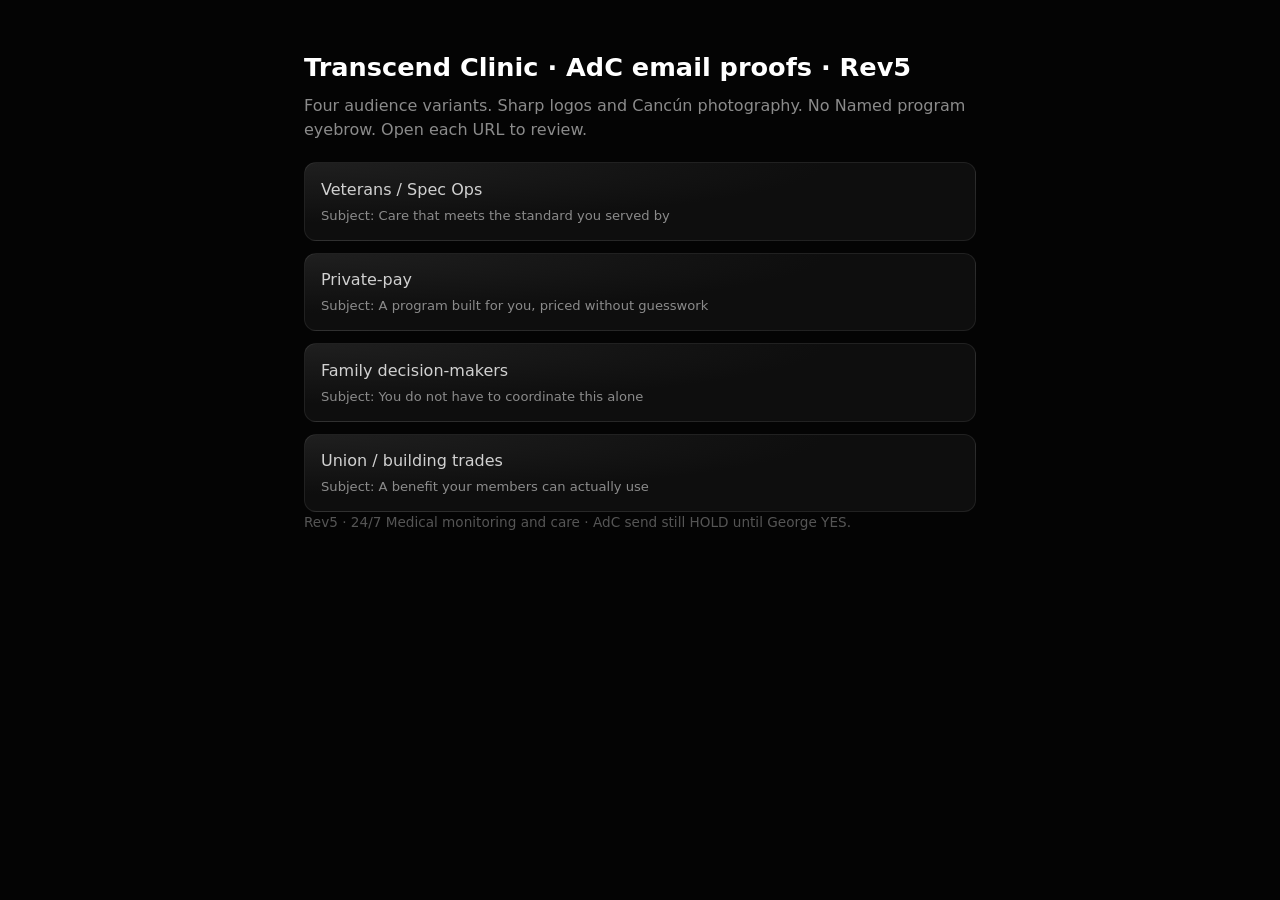
<file: transcend-adc-emails/index.html>
<!DOCTYPE html>
<html lang="en">
<head>
  <meta charset="utf-8">
  <meta name="viewport" content="width=device-width, initial-scale=1">
  <title>EvolveX360 · Transcend AdC email proofs · Rev5</title>
  <style>
    :root { color-scheme: dark; }
    body { margin:0; font-family: system-ui,sans-serif; background:#040404; color:#8b8b8b; max-width:42rem; margin-inline:auto; padding:3rem 1.25rem; line-height:1.5; }
    h1 { color:#fff; font-size:1.6rem; margin:0 0 .5rem; }
    p { margin:0 0 1.25rem; }
    ul { list-style:none; padding:0; margin:0; display:grid; gap:.75rem; }
    a { display:block; padding:.9rem 1rem; border:1px solid rgba(255,255,255,.08); border-radius:.75rem; text-decoration:none; color:#d1d1d1; background:radial-gradient(at 0% 0%,#1f1f1f 0%,#0e0e0e 55%); }
    a:hover { border-color: rgba(200,42,239,.35); }
    a span { display:block; font-size:.82rem; color:#8b8b8b; margin-top:.25rem; }
    .note { font-size:.85rem; color:#555; }
  </style>
</head>
<body>
  <h1>Transcend Clinic · AdC email proofs · Rev5</h1>
  <p>Four audience variants. Sharp logos and Cancún photography. No Named program eyebrow. Open each URL to review.</p>
  <ul>
    <li><a href="./vets/">Veterans / Spec Ops<span>Subject: Care that meets the standard you served by</span></a></li>
    <li><a href="./private-pay/">Private-pay<span>Subject: A program built for you, priced without guesswork</span></a></li>
    <li><a href="./family/">Family decision-makers<span>Subject: You do not have to coordinate this alone</span></a></li>
    <li><a href="./union/">Union / building trades<span>Subject: A benefit your members can actually use</span></a></li>
  </ul>
  <p class="note">Rev5 · 24/7 Medical monitoring and care · AdC send still HOLD until George YES.</p>
</body>
</html>
</file>
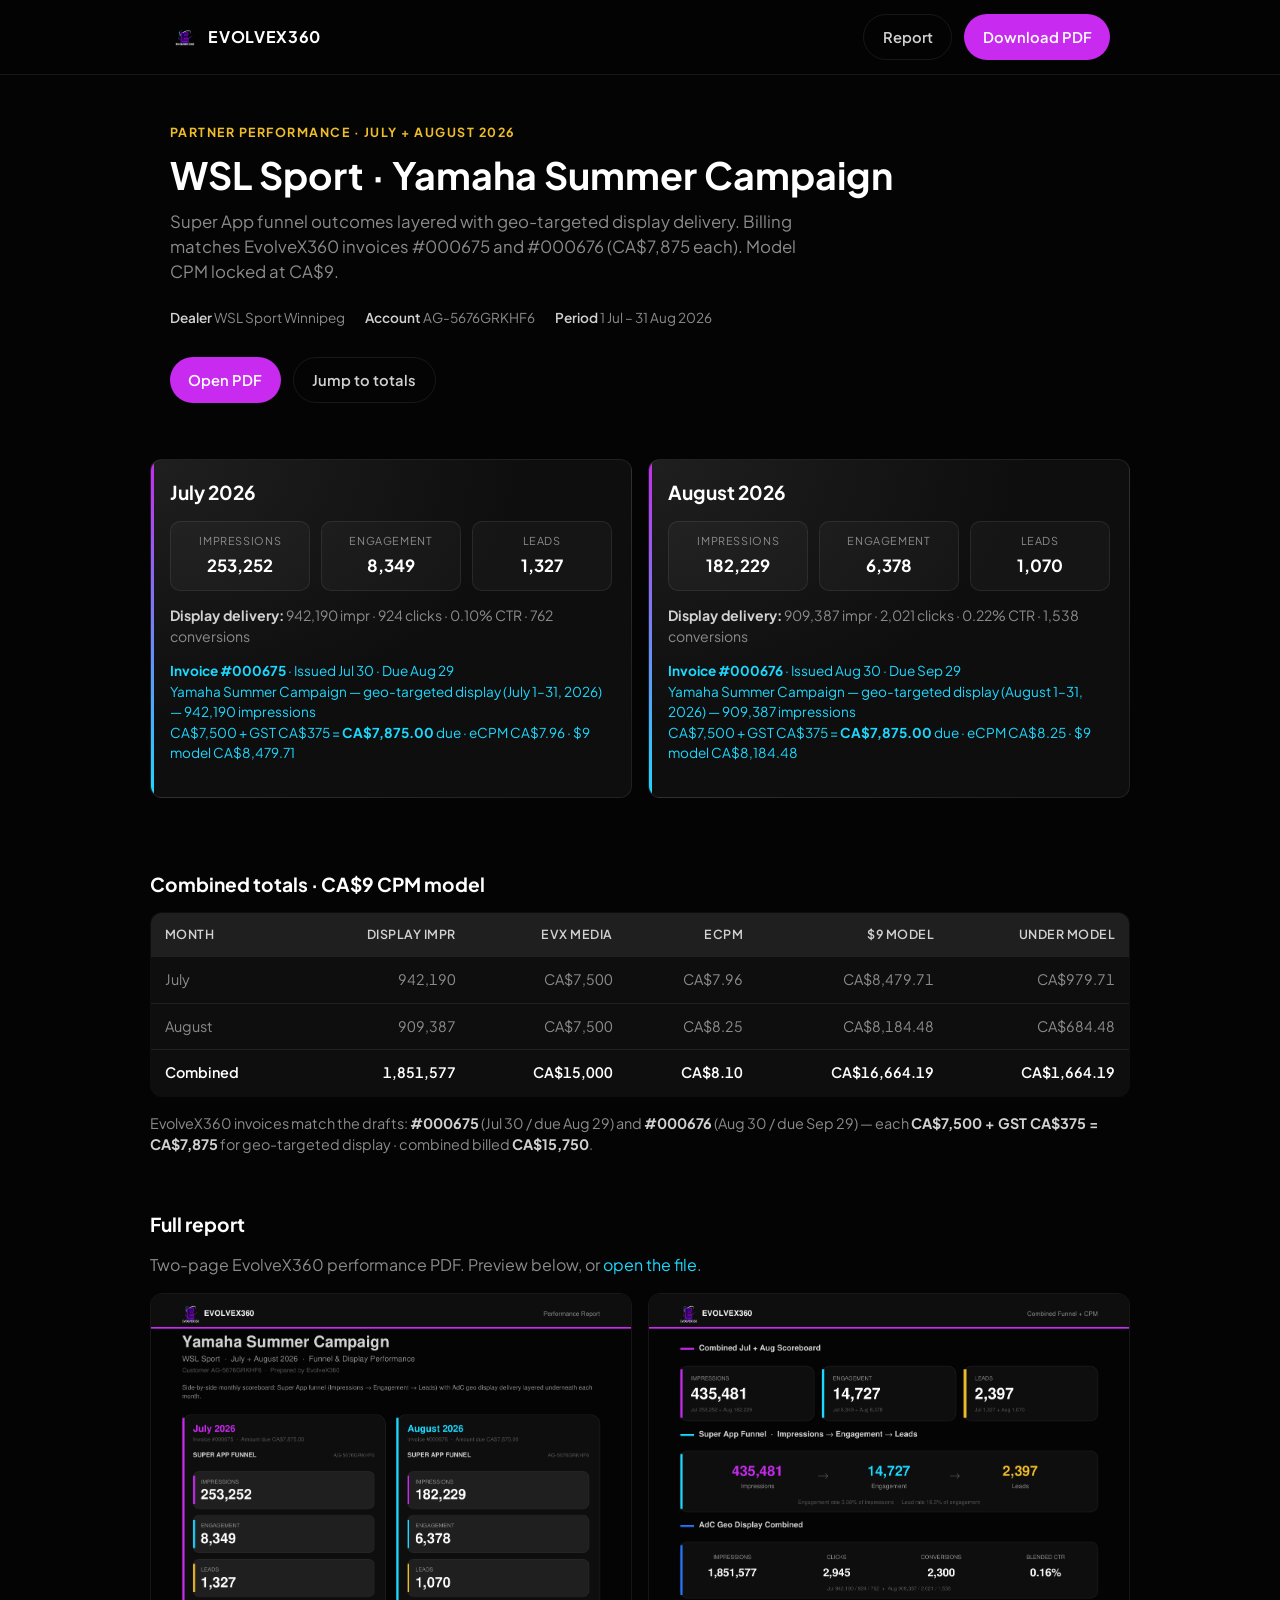
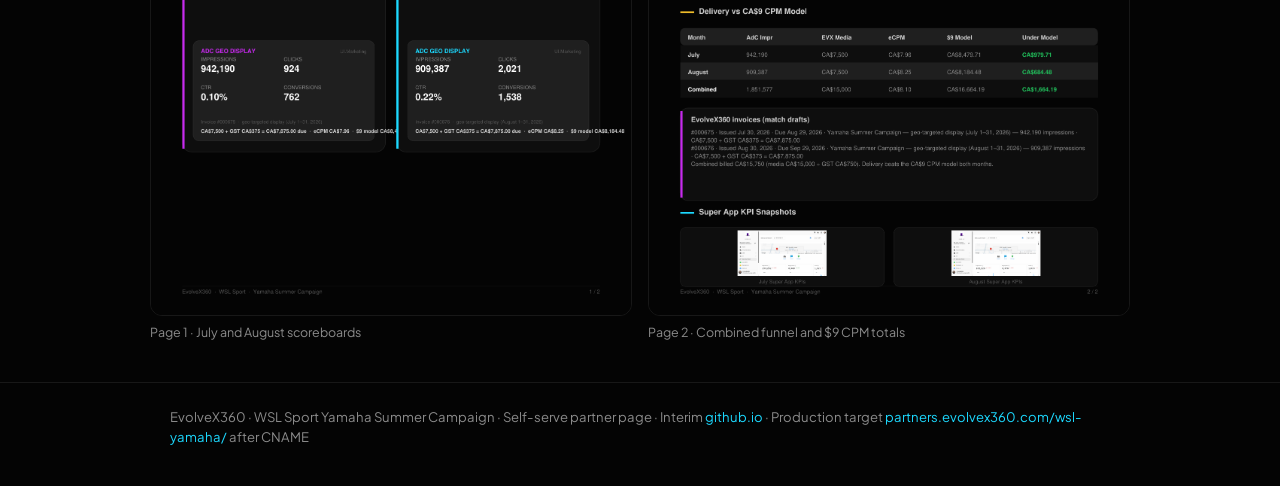
<file: wsl-yamaha/index.html>
<!DOCTYPE html>
<html lang="en">
<head>
  <meta charset="utf-8">
  <meta name="viewport" content="width=device-width, initial-scale=1">
  <title>EvolveX360 · WSL Sport · Yamaha Summer Campaign</title>
  <meta name="description" content="July and August 2026 performance: Super App funnel, geo display delivery, and CA$9 CPM model.">
  <link rel="stylesheet" href="fonts/plus-jakarta.css">
  <style>
    :root {
      --ex-bg: #040404;
      --ex-surface: #0e0e0e;
      --ex-raised: #1f1f1f;
      --ex-border: rgba(255,255,255,0.08);
      --ex-purple: #c82aef;
      --ex-cyan: #1cd9ff;
      --ex-blue: #2575fc;
      --ex-gold: #efbc2a;
      --ex-green: #22c55e;
      --ex-text-h: #d1d1d1;
      --ex-text: #8b8b8b;
      --ex-white: #ffffff;
      --ex-font: 'Plus Jakarta Sans', 'Segoe UI', system-ui, sans-serif;
    }
    * { box-sizing: border-box; }
    body {
      margin: 0;
      font-family: var(--ex-font);
      background: var(--ex-bg);
      color: var(--ex-text);
      line-height: 1.5;
    }
    a { color: var(--ex-cyan); text-decoration: none; }
    a:hover { opacity: 0.85; }
    .wrap { max-width: 980px; margin: 0 auto; padding: 0 1.25rem; }
    .nav {
      position: sticky; top: 0; z-index: 10;
      backdrop-filter: blur(12px);
      background: rgba(4,4,4,0.85);
      border-bottom: 1px solid var(--ex-border);
    }
    .nav .inner {
      max-width: 980px; margin: 0 auto; padding: 0.85rem 1.25rem;
      display: flex; align-items: center; justify-content: space-between; gap: 1rem;
    }
    .brand { display: flex; align-items: center; gap: 0.65rem; color: var(--ex-white); font-weight: 700; letter-spacing: 0.04em; }
    .brand img { height: 28px; width: auto; }
    .btn {
      display: inline-flex; align-items: center; justify-content: center;
      padding: 0.7rem 1.15rem; border-radius: 100px; font-weight: 600; font-size: 0.92rem;
      border: none; cursor: pointer;
    }
    .btn.primary { background: var(--ex-purple); color: var(--ex-white); }
    .btn.ghost { background: transparent; color: var(--ex-text-h); border: 1px solid var(--ex-border); }
    .hero { padding: 3rem 0 2rem; }
    .kicker { color: var(--ex-gold); font-size: 0.78rem; letter-spacing: 0.12em; text-transform: uppercase; font-weight: 700; margin: 0 0 0.75rem; }
    h1 { margin: 0 0 0.75rem; color: var(--ex-white); font-size: clamp(1.6rem, 3.5vw, 2.35rem); line-height: 1.15; }
    .lede { max-width: 40rem; margin: 0 0 1.5rem; color: var(--ex-text); font-size: 1.05rem; }
    .meta { display: flex; flex-wrap: wrap; gap: 0.5rem 1.25rem; margin: 0 0 1.75rem; font-size: 0.85rem; color: var(--ex-text); }
    .meta strong { color: var(--ex-text-h); font-weight: 600; }
    .actions { display: flex; flex-wrap: wrap; gap: 0.75rem; }
    .grid { display: grid; grid-template-columns: 1fr 1fr; gap: 1rem; margin: 1.5rem 0 2rem; }
    @media (max-width: 760px) { .grid { grid-template-columns: 1fr; } }
    .card {
      background: radial-gradient(at 0% 0%, #1f1f1f 0%, #0e0e0e 55%);
      border: 1px solid var(--ex-border);
      border-radius: 12px;
      padding: 1.15rem 1.2rem 1.25rem;
      position: relative;
      overflow: hidden;
    }
    .card::before {
      content: ""; position: absolute; left: 0; top: 0; bottom: 0; width: 3px;
      background: linear-gradient(180deg, var(--ex-purple), var(--ex-cyan));
    }
    .card h2 { margin: 0 0 0.85rem; color: var(--ex-white); font-size: 1.05rem; }
    .kpis { display: grid; grid-template-columns: repeat(3, 1fr); gap: 0.65rem; margin-bottom: 0.9rem; }
    .kpi {
      background: rgba(255,255,255,0.03);
      border: 1px solid var(--ex-border);
      border-radius: 10px;
      padding: 0.7rem 0.65rem;
      text-align: center;
    }
    .kpi .label { font-size: 0.68rem; letter-spacing: 0.06em; text-transform: uppercase; color: var(--ex-text); margin-bottom: 0.25rem; }
    .kpi .val { color: var(--ex-white); font-weight: 700; font-size: 1.05rem; }
    .strip { font-size: 0.88rem; color: var(--ex-text); }
    .strip strong { color: var(--ex-text-h); }
    .ecpm { margin-top: 0.75rem; font-size: 0.85rem; color: var(--ex-cyan); }
    .section { padding: 0 0 2.5rem; }
    .section h2 { color: var(--ex-white); font-size: 1.2rem; margin: 0 0 0.85rem; }
    table {
      width: 100%; border-collapse: collapse; font-size: 0.9rem;
      background: var(--ex-surface); border: 1px solid var(--ex-border); border-radius: 12px; overflow: hidden;
    }
    th, td { padding: 0.75rem 0.85rem; text-align: left; border-bottom: 1px solid var(--ex-border); }
    th { color: var(--ex-text-h); background: var(--ex-raised); font-weight: 600; font-size: 0.78rem; letter-spacing: 0.04em; text-transform: uppercase; }
    td { color: var(--ex-text); }
    td.num, th.num { text-align: right; font-variant-numeric: tabular-nums; }
    tr:last-child td { border-bottom: none; color: var(--ex-white); font-weight: 600; }
    .previews { display: grid; grid-template-columns: 1fr 1fr; gap: 1rem; margin-top: 1rem; }
    @media (max-width: 760px) { .previews { grid-template-columns: 1fr; } }
    .previews figure { margin: 0; }
    .previews img {
      width: 100%; border-radius: 12px; border: 1px solid var(--ex-border); display: block;
    }
    .previews figcaption { margin-top: 0.45rem; font-size: 0.78rem; color: var(--ex-text); }
    footer {
      border-top: 1px solid var(--ex-border);
      padding: 1.5rem 0 2.5rem;
      font-size: 0.82rem;
      color: var(--ex-text);
    }
  </style>
</head>
<body>
  <nav class="nav" aria-label="Primary">
    <div class="inner">
      <a class="brand" href="./">
        <img src="evx-logo-white.png" alt="">
        <span>EVOLVEX360</span>
      </a>
      <div class="actions">
        <a class="btn ghost" href="#report">Report</a>
        <a class="btn primary" href="WSL-Yamaha-Summer-Funnel-Jul-Aug-2026.pdf" download>Download PDF</a>
      </div>
    </div>
  </nav>

  <header class="hero">
    <div class="wrap">
      <p class="kicker">Partner performance · July + August 2026</p>
      <h1>WSL Sport · Yamaha Summer Campaign</h1>
      <p class="lede">Super App funnel outcomes layered with geo-targeted display delivery. Billing matches EvolveX360 invoices #000675 and #000676 (CA$7,875 each). Model CPM locked at CA$9.</p>
      <div class="meta">
        <span><strong>Dealer</strong> WSL Sport Winnipeg</span>
        <span><strong>Account</strong> AG-5676GRKHF6</span>
        <span><strong>Period</strong> 1 Jul – 31 Aug 2026</span>
      </div>
      <div class="actions">
        <a class="btn primary" href="WSL-Yamaha-Summer-Funnel-Jul-Aug-2026.pdf" target="_blank" rel="noopener">Open PDF</a>
        <a class="btn ghost" href="#totals">Jump to totals</a>
      </div>
    </div>
  </header>

  <section class="wrap section" aria-label="Monthly scoreboards">
    <div class="grid">
      <article class="card">
        <h2>July 2026</h2>
        <div class="kpis">
          <div class="kpi"><div class="label">Impressions</div><div class="val">253,252</div></div>
          <div class="kpi"><div class="label">Engagement</div><div class="val">8,349</div></div>
          <div class="kpi"><div class="label">Leads</div><div class="val">1,327</div></div>
        </div>
        <p class="strip"><strong>Display delivery:</strong> 942,190 impr · 924 clicks · 0.10% CTR · 762 conversions</p>
        <p class="ecpm"><strong>Invoice #000675</strong> · Issued Jul 30 · Due Aug 29<br>Yamaha Summer Campaign — geo-targeted display (July 1–31, 2026) — 942,190 impressions<br>CA$7,500 + GST CA$375 = <strong>CA$7,875.00</strong> due · eCPM CA$7.96 · $9 model CA$8,479.71</p>
      </article>
      <article class="card">
        <h2>August 2026</h2>
        <div class="kpis">
          <div class="kpi"><div class="label">Impressions</div><div class="val">182,229</div></div>
          <div class="kpi"><div class="label">Engagement</div><div class="val">6,378</div></div>
          <div class="kpi"><div class="label">Leads</div><div class="val">1,070</div></div>
        </div>
        <p class="strip"><strong>Display delivery:</strong> 909,387 impr · 2,021 clicks · 0.22% CTR · 1,538 conversions</p>
        <p class="ecpm"><strong>Invoice #000676</strong> · Issued Aug 30 · Due Sep 29<br>Yamaha Summer Campaign — geo-targeted display (August 1–31, 2026) — 909,387 impressions<br>CA$7,500 + GST CA$375 = <strong>CA$7,875.00</strong> due · eCPM CA$8.25 · $9 model CA$8,184.48</p>
      </article>
    </div>
  </section>

  <section class="wrap section" id="totals">
    <h2>Combined totals · CA$9 CPM model</h2>
    <table>
      <thead>
        <tr>
          <th>Month</th>
          <th class="num">Display impr</th>
          <th class="num">EVX media</th>
          <th class="num">eCPM</th>
          <th class="num">$9 model</th>
          <th class="num">Under model</th>
        </tr>
      </thead>
      <tbody>
        <tr>
          <td>July</td>
          <td class="num">942,190</td>
          <td class="num">CA$7,500</td>
          <td class="num">CA$7.96</td>
          <td class="num">CA$8,479.71</td>
          <td class="num">CA$979.71</td>
        </tr>
        <tr>
          <td>August</td>
          <td class="num">909,387</td>
          <td class="num">CA$7,500</td>
          <td class="num">CA$8.25</td>
          <td class="num">CA$8,184.48</td>
          <td class="num">CA$684.48</td>
        </tr>
        <tr>
          <td>Combined</td>
          <td class="num">1,851,577</td>
          <td class="num">CA$15,000</td>
          <td class="num">CA$8.10</td>
          <td class="num">CA$16,664.19</td>
          <td class="num">CA$1,664.19</td>
        </tr>
      </tbody>
    </table>
    <p style="margin-top:1rem;font-size:0.9rem;">EvolveX360 invoices match the drafts: <strong style="color:var(--ex-text-h)">#000675</strong> (Jul 30 / due Aug 29) and <strong style="color:var(--ex-text-h)">#000676</strong> (Aug 30 / due Sep 29) — each <strong style="color:var(--ex-text-h)">CA$7,500 + GST CA$375 = CA$7,875</strong> for geo-targeted display · combined billed <strong style="color:var(--ex-text-h)">CA$15,750</strong>.</p>
  </section>

  <section class="wrap section" id="report">
    <h2>Full report</h2>
    <p style="margin:0 0 0.75rem;">Two-page EvolveX360 performance PDF. Preview below, or <a href="WSL-Yamaha-Summer-Funnel-Jul-Aug-2026.pdf" target="_blank" rel="noopener">open the file</a>.</p>
    <div class="previews">
      <figure>
        <img src="preview-01.png" alt="Yamaha Summer report page 1">
        <figcaption>Page 1 · July and August scoreboards</figcaption>
      </figure>
      <figure>
        <img src="preview-02.png" alt="Yamaha Summer report page 2">
        <figcaption>Page 2 · Combined funnel and $9 CPM totals</figcaption>
      </figure>
    </div>
  </section>

  <footer>
    <div class="wrap">
      EvolveX360 · WSL Sport Yamaha Summer Campaign · Self-serve partner page
      · Interim <a href="https://gwleith234.github.io/evolvex360-partners/wsl-yamaha/">github.io</a>
      · Production target <a href="https://partners.evolvex360.com/wsl-yamaha/">partners.evolvex360.com/wsl-yamaha/</a> after CNAME
    </div>
  </footer>
</body>
</html>
</file>
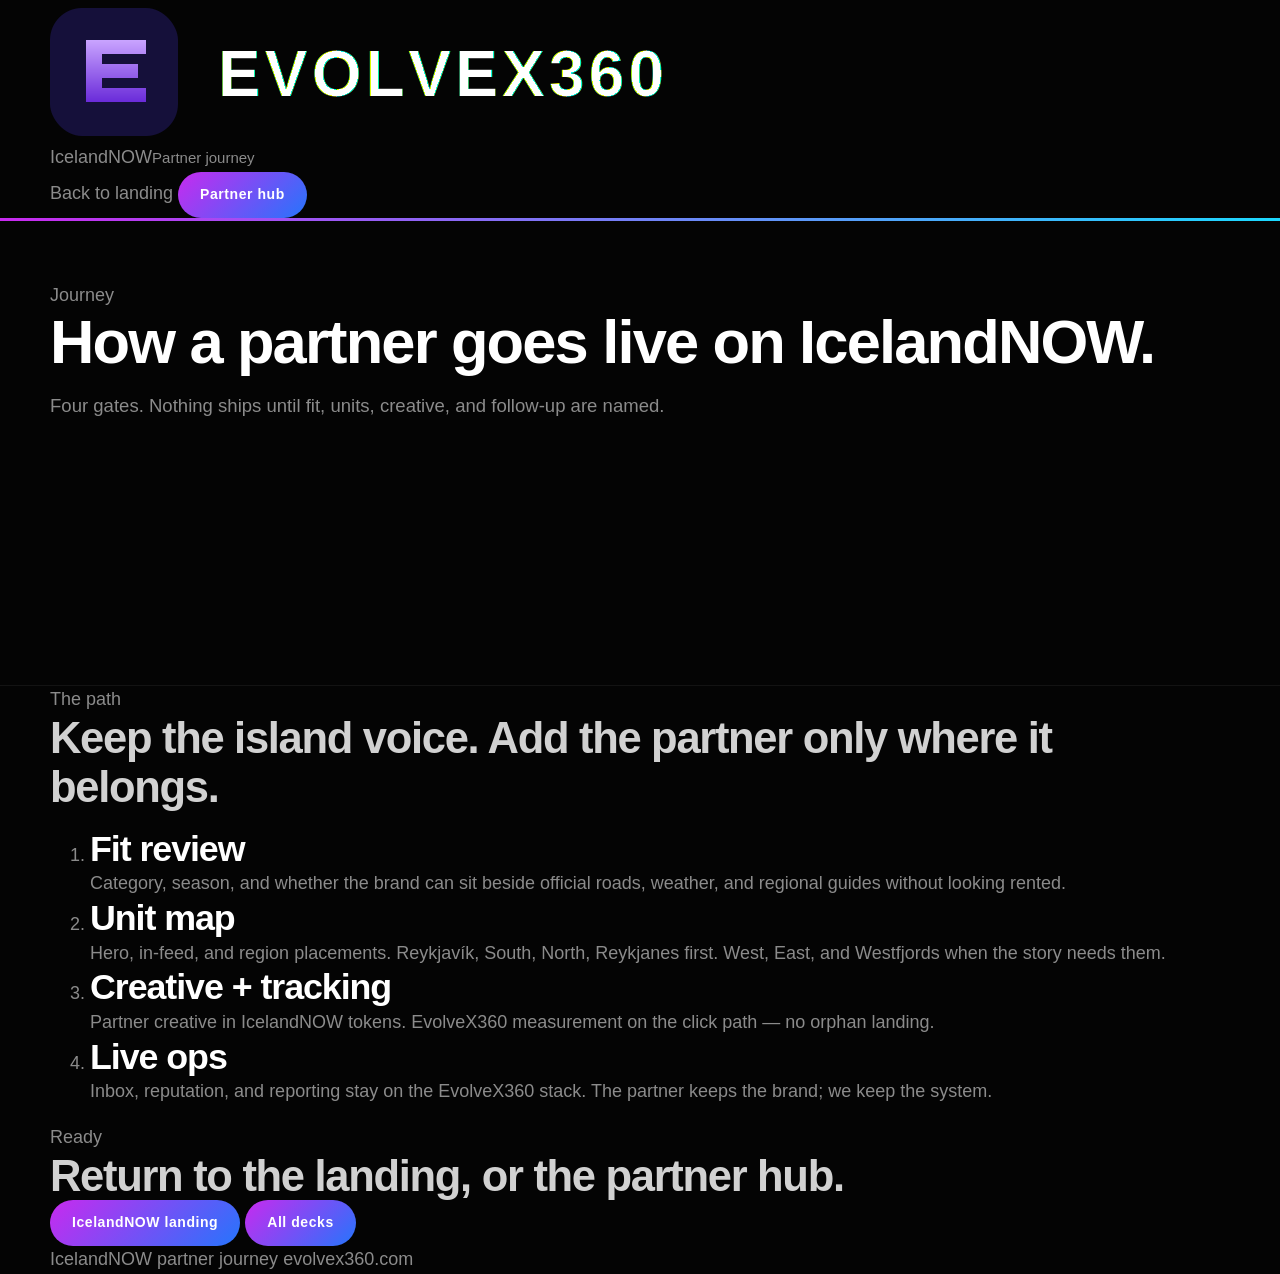
<file: icelandnow/journey/index.html>
<!DOCTYPE html>
<html lang="en">
<head>
  <meta charset="utf-8">
  <meta name="viewport" content="width=device-width, initial-scale=1">
  <title>IcelandNOW partner journey · EvolveX360</title>
  <meta name="description" content="Step-by-step IcelandNOW partner journey: fit, units, launch, and live operations.">
  <link rel="icon" href="../assets/mark.svg" type="image/svg+xml">
  <link rel="stylesheet" href="../landing.css">
</head>
<body>
  <header class="site-hd">
    <div class="wrap hd-inner">
      <a class="brand" href="../">
        <img src="../assets/evx-logo-white.png" alt="EvolveX360">
        <span>IcelandNOW<small>Partner journey</small></span>
      </a>
      <nav class="hd-nav">
        <a href="../">Back to landing</a>
        <a class="btn btn-yellow" href="../../">Partner hub</a>
      </nav>
    </div>
  </header>

  <section class="hero" style="min-height:52vh">
    <div class="wrap hero-copy">
      <p class="eyebrow">Journey</p>
      <h1>How a partner goes live on IcelandNOW.</h1>
      <p class="lede">Four gates. Nothing ships until fit, units, creative, and follow-up are named.</p>
    </div>
  </section>

  <section class="band band-paper">
    <div class="wrap">
      <p class="eyebrow">The path</p>
      <h2>Keep the island voice. Add the partner only where it belongs.</h2>
      <ol class="steps">
        <li class="step">
          <div>
            <h3>Fit review</h3>
            <p>Category, season, and whether the brand can sit beside official roads, weather, and regional guides without looking rented.</p>
          </div>
        </li>
        <li class="step">
          <div>
            <h3>Unit map</h3>
            <p>Hero, in-feed, and region placements. Reykjavík, South, North, Reykjanes first. West, East, and Westfjords when the story needs them.</p>
          </div>
        </li>
        <li class="step">
          <div>
            <h3>Creative + tracking</h3>
            <p>Partner creative in IcelandNOW tokens. EvolveX360 measurement on the click path — no orphan landing.</p>
          </div>
        </li>
        <li class="step">
          <div>
            <h3>Live ops</h3>
            <p>Inbox, reputation, and reporting stay on the EvolveX360 stack. The partner keeps the brand; we keep the system.</p>
          </div>
        </li>
      </ol>
    </div>
  </section>

  <section class="band">
    <div class="wrap cta-panel">
      <p class="eyebrow">Ready</p>
      <h2>Return to the landing, or the partner hub.</h2>
      <div class="cta-row">
        <a class="btn btn-yellow" href="../">IcelandNOW landing</a>
        <a class="btn btn-ghost" href="../../">All decks</a>
      </div>
    </div>
  </section>

  <footer class="site-ft wrap">
    <span>IcelandNOW partner journey</span>
    <a href="https://www.evolvex360.com/">evolvex360.com</a>
  </footer>
</body>
</html>
</file>
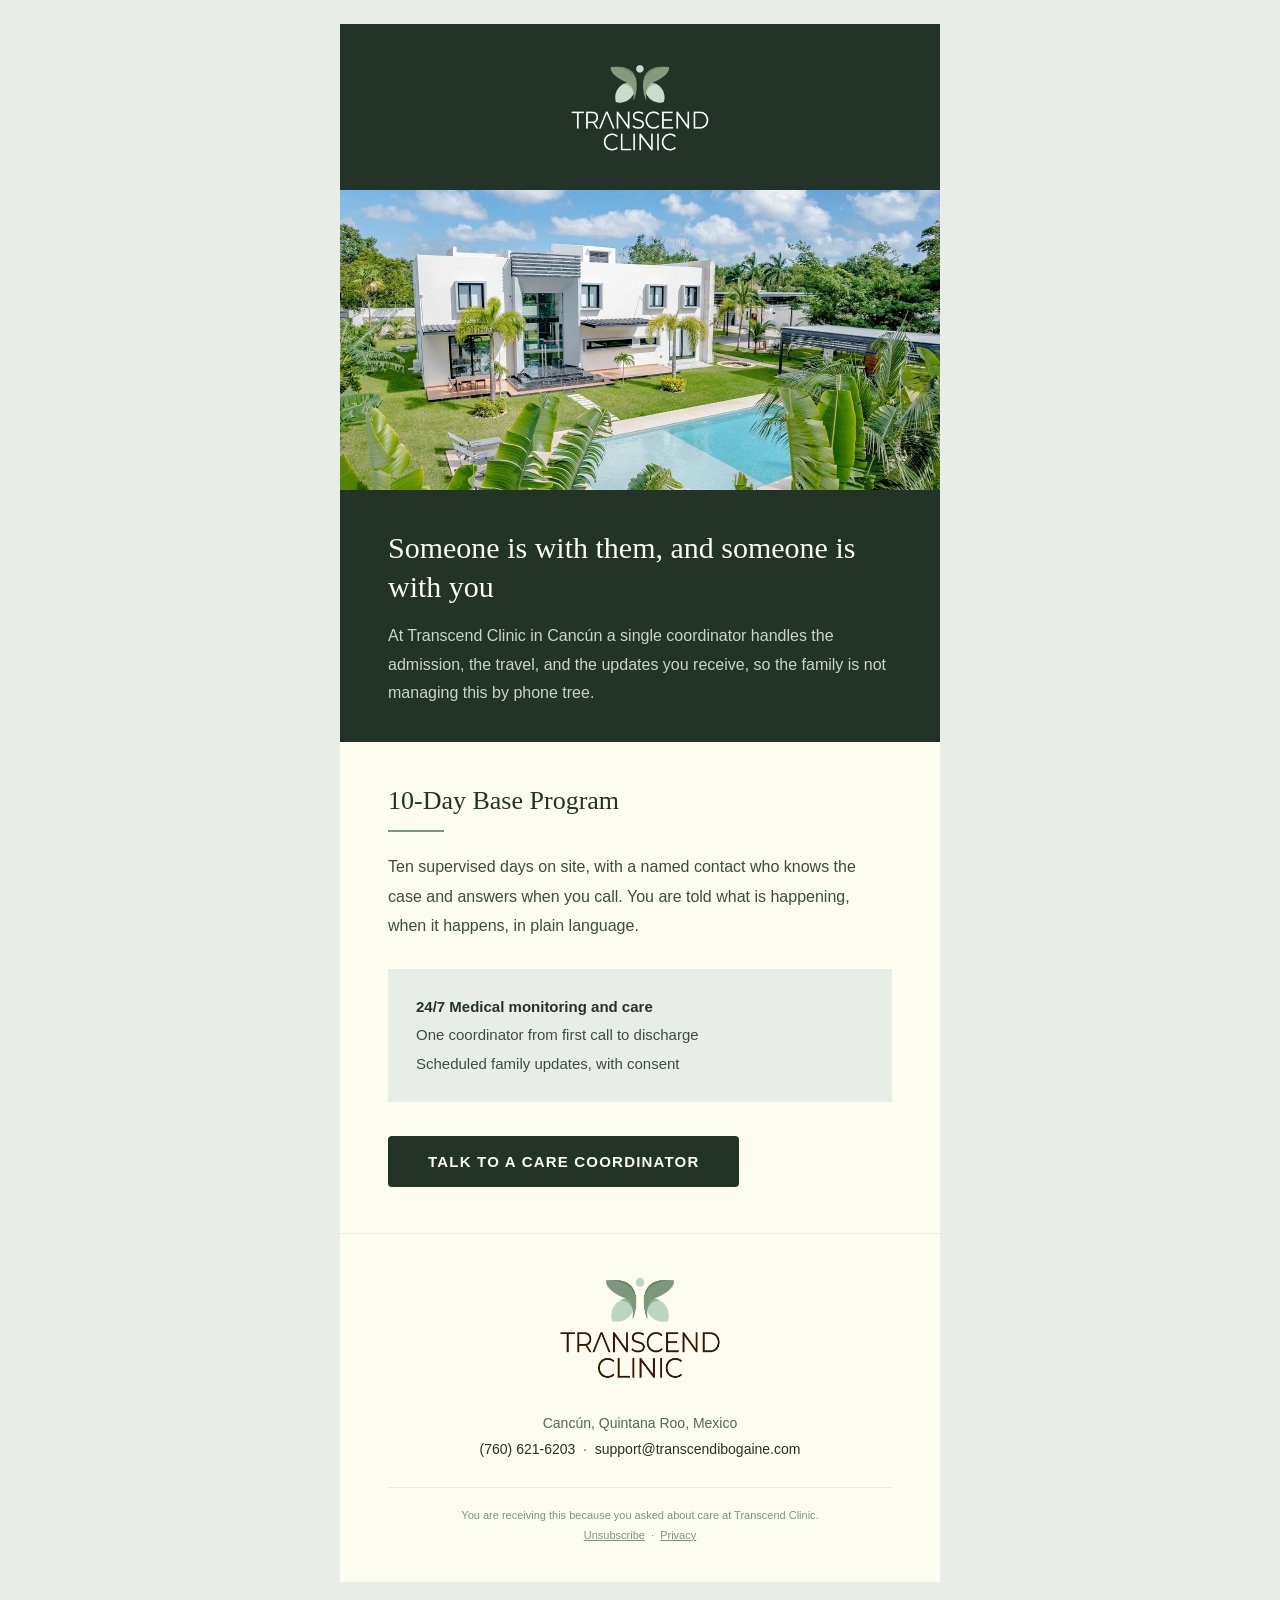
<file: transcend-adc-emails/family/index.html>
<!DOCTYPE html>
<html lang="en">
<head>
  <meta charset="utf-8">
  <meta name="viewport" content="width=device-width, initial-scale=1">
  <meta name="x-apple-disable-message-reformatting">
  <title>Transcend Clinic · Family decision-makers · Rev5</title>
  <!--[if mso]><style>table,td{font-family:Arial,Helvetica,sans-serif !important}</style><![endif]-->
</head>
<body style="margin:0;padding:0;background:#E8EEE7;">
  <div style="display:none;max-height:0;overflow:hidden;mso-hide:all;">
    A clinic-first 10-day program in Cancún, with medical oversight around the clock.
  </div>
  <table role="presentation" cellpadding="0" cellspacing="0" border="0" width="100%" style="width:100%;background:#E8EEE7;">
    <tr>
      <td align="center" style="padding:24px 12px;">
<table role="presentation" cellpadding="0" cellspacing="0" border="0" width="600" style="width:600px;max-width:100%;border-collapse:collapse;background:#FCFCF0">
        <tr>
          <td align="center" style="padding:30px 40px 26px;background:#243328">
            <img src="https://gwleith234.github.io/evolvex360-partners/transcend-adc-emails/assets/transcend-lockup-white.png" width="150" alt="Transcend Clinic" style="display:block;width:150px;max-width:52%;height:auto;border:0">
          </td>
        </tr>
        <tr>
          <td style="padding:0;font-size:0;line-height:0">
            <img src="https://gwleith234.github.io/evolvex360-partners/transcend-adc-emails/assets/hero-grounds.jpg" width="600" alt="Clinic grounds in Cancún" style="display:block;width:100%;max-width:600px;height:auto;border:0">
          </td>
        </tr>
        <tr>
          <td style="padding:38px 48px 34px;background:#243328">
            <div style="font:400 30px/1.3 Georgia,'Times New Roman',serif;color:#FCFCF0;text-wrap:pretty">Someone is with them, and someone is with you</div>
            <div style="height:16px;line-height:16px;font-size:0"> </div>
            <div style="font:400 16px/1.8 Arial,Helvetica,sans-serif;color:#C9D6C6;text-wrap:pretty">At Transcend Clinic in Cancún a single coordinator handles the admission, the travel, and the updates you receive, so the family is not managing this by phone tree.</div>
          </td>
        </tr>
        <tr>
          <td style="padding:42px 48px 0;background:#FCFCF0">
            <div style="font:400 26px/1.3 Georgia,'Times New Roman',serif;color:#243328">10-Day Base Program</div>
            <div style="height:12px;line-height:12px;font-size:0"> </div>
            <div style="width:56px;height:2px;background:#7D977C;line-height:2px;font-size:0"> </div>
            <div style="height:20px;line-height:20px;font-size:0"> </div>
            <div style="font:400 16px/1.85 Arial,Helvetica,sans-serif;color:#3D4C41;text-wrap:pretty">Ten supervised days on site, with a named contact who knows the case and answers when you call. You are told what is happening, when it happens, in plain language.</div>
          </td>
        </tr>
        <tr>
          <td style="padding:28px 48px 0;background:#FCFCF0">
            <table role="presentation" cellpadding="0" cellspacing="0" border="0" width="100%" style="width:100%;border-collapse:collapse;background:#E8EEE7">
              <tr>
                <td style="padding:24px 28px;font:400 15px/1.9 Arial,Helvetica,sans-serif;color:#3D4C41">
                  <strong style="font-weight:700;color:#243328">24/7 Medical monitoring and care</strong><br>
                  One coordinator from first call to discharge<br>
                  Scheduled family updates, with consent
                </td>
              </tr>
            </table>
          </td>
        </tr>
        <tr>
          <td style="padding:34px 48px 46px;background:#FCFCF0">
            <table role="presentation" cellpadding="0" cellspacing="0" border="0" style="border-collapse:collapse">
              <tr>
                <td align="center" bgcolor="#243328" style="background:#243328;border-radius:4px;padding:18px 40px;mso-line-height-rule:exactly">
                  <a href="https://transcendclinic.com/family" style="display:block;font:700 15px/1 Arial,Helvetica,sans-serif;letter-spacing:0.08em;text-transform:uppercase;color:#FCFCF0;text-decoration:none">Talk to a care coordinator</a>
                </td>
              </tr>
            </table>
          </td>
        </tr>
                <tr>
          <td align="center" style="padding:40px 40px 8px;background:#FCFCF0;border-top:1px solid #E8EEE7">
            <img src="https://gwleith234.github.io/evolvex360-partners/transcend-adc-emails/assets/transcend-lockup.png" width="168" alt="Transcend Clinic" style="display:block;width:168px;max-width:56%;height:auto;border:0">
          </td>
        </tr>
        <tr>
          <td align="center" style="padding:20px 48px 0;background:#FCFCF0;font:400 14px/1.9 Arial,Helvetica,sans-serif;color:#546854">
            Cancún, Quintana Roo, Mexico<br>
            <a href="tel:+17606216203" style="color:#243328;text-decoration:none">(760) 621-6203</a>  ·  <a href="mailto:support@transcendibogaine.com" style="color:#243328;text-decoration:none">support@transcendibogaine.com</a>
          </td>
        </tr>
        <tr>
          <td align="center" style="padding:24px 48px 0;background:#FCFCF0">
            <div style="height:1px;background:#E8EEE7;line-height:1px;font-size:0"> </div>
          </td>
        </tr>
        <tr>
          <td align="center" style="padding:18px 48px 36px;background:#FCFCF0;font:400 11px/1.8 Arial,Helvetica,sans-serif;color:#7D977C">
            You are receiving this because you asked about care at Transcend Clinic.<br>
            <a href="#" style="color:#7D977C;text-decoration:underline">Unsubscribe</a>  ·  <a href="#" style="color:#7D977C;text-decoration:underline">Privacy</a>
          </td>
        </tr>
      </table>
      </td>
    </tr>
  </table>
</body>
</html>
</file>
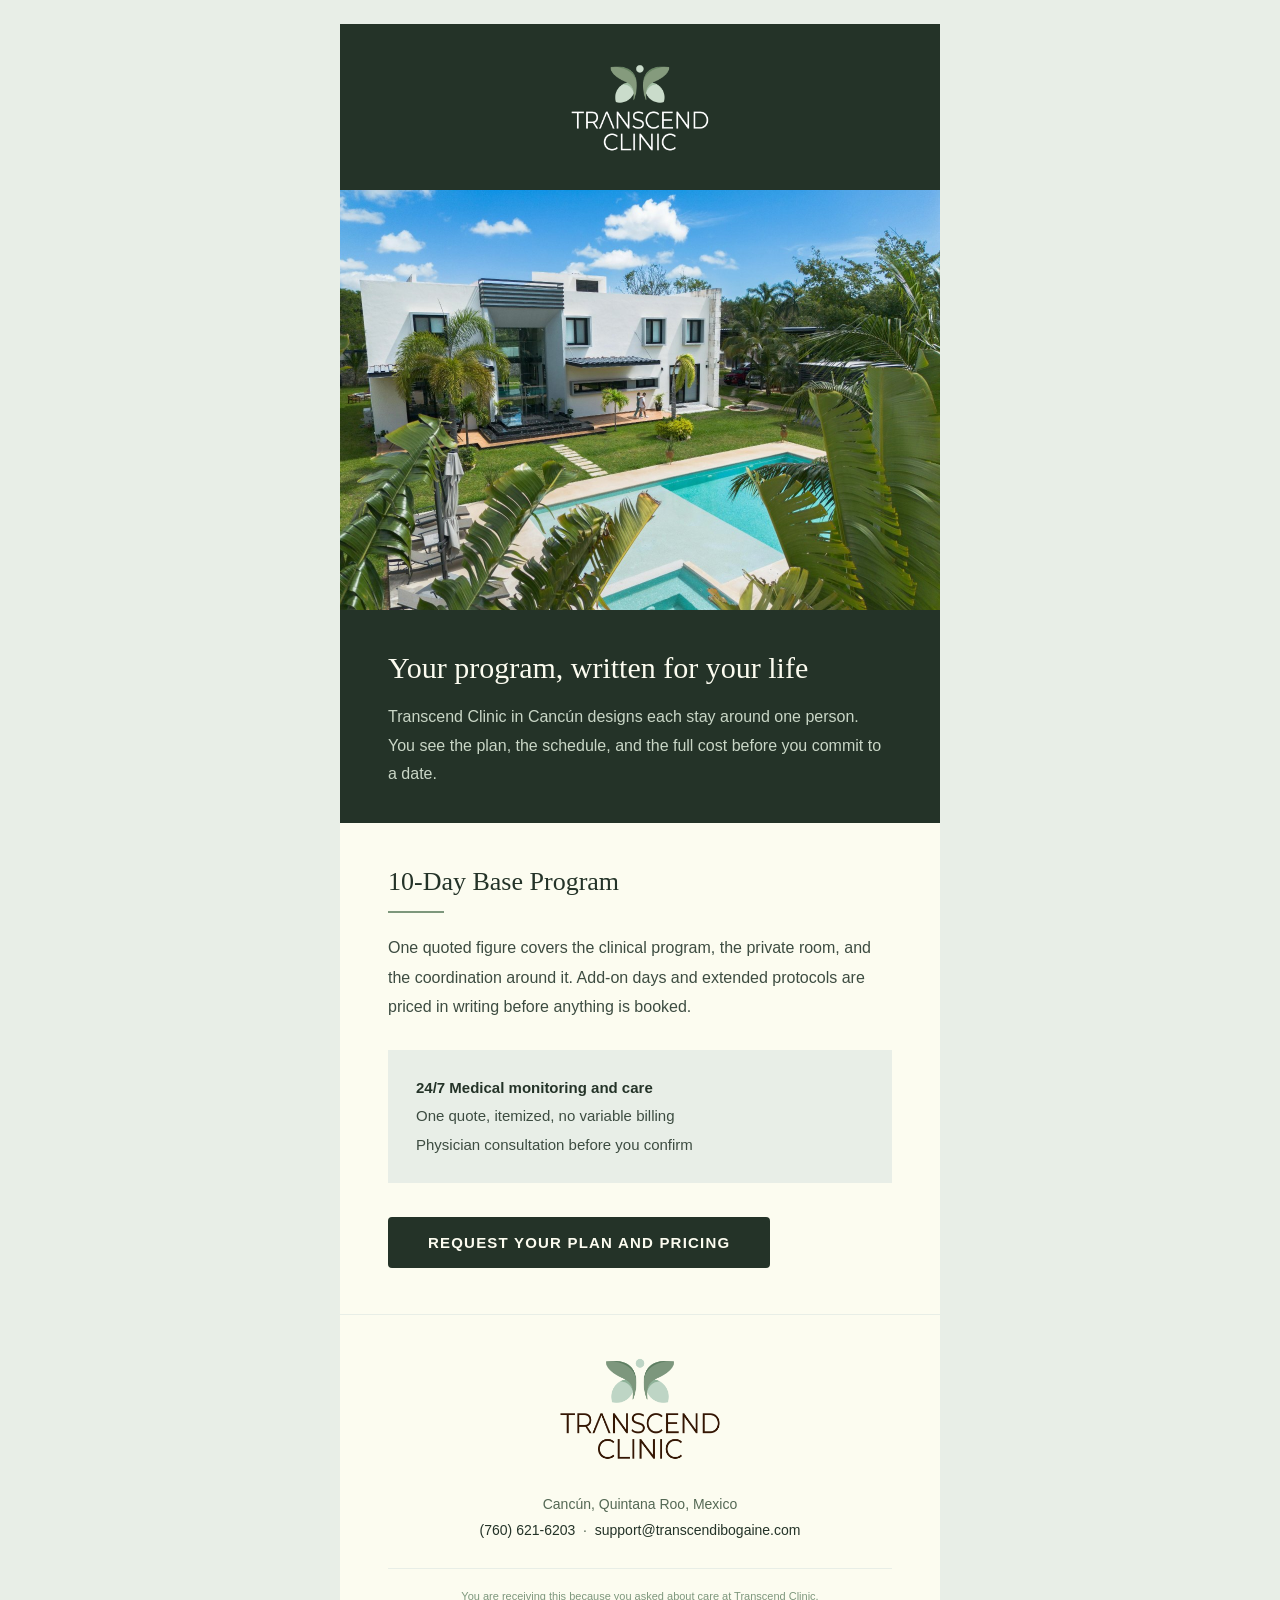
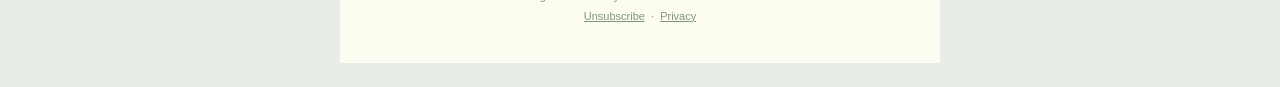
<file: transcend-adc-emails/private-pay/index.html>
<!DOCTYPE html>
<html lang="en">
<head>
  <meta charset="utf-8">
  <meta name="viewport" content="width=device-width, initial-scale=1">
  <meta name="x-apple-disable-message-reformatting">
  <title>Transcend Clinic · Private-pay · Rev5</title>
  <!--[if mso]><style>table,td{font-family:Arial,Helvetica,sans-serif !important}</style><![endif]-->
</head>
<body style="margin:0;padding:0;background:#E8EEE7;">
  <div style="display:none;max-height:0;overflow:hidden;mso-hide:all;">
    A clinic-first 10-day program in Cancún, with medical oversight around the clock.
  </div>
  <table role="presentation" cellpadding="0" cellspacing="0" border="0" width="100%" style="width:100%;background:#E8EEE7;">
    <tr>
      <td align="center" style="padding:24px 12px;">
<table role="presentation" cellpadding="0" cellspacing="0" border="0" width="600" style="width:600px;max-width:100%;border-collapse:collapse;background:#FCFCF0">
        <tr>
          <td align="center" style="padding:30px 40px 26px;background:#243328">
            <img src="https://gwleith234.github.io/evolvex360-partners/transcend-adc-emails/assets/transcend-lockup-white.png" width="150" alt="Transcend Clinic" style="display:block;width:150px;max-width:52%;height:auto;border:0">
          </td>
        </tr>
        <tr>
          <td style="padding:0;font-size:0;line-height:0">
            <img src="https://gwleith234.github.io/evolvex360-partners/transcend-adc-emails/assets/hero-primary.jpg" width="600" alt="Transcend Clinic residence, Cancún" style="display:block;width:100%;max-width:600px;height:auto;border:0">
          </td>
        </tr>
        <tr>
          <td style="padding:38px 48px 34px;background:#243328">
            <div style="font:400 30px/1.3 Georgia,'Times New Roman',serif;color:#FCFCF0;text-wrap:pretty">Your program, written for your life</div>
            <div style="height:16px;line-height:16px;font-size:0"> </div>
            <div style="font:400 16px/1.8 Arial,Helvetica,sans-serif;color:#C9D6C6;text-wrap:pretty">Transcend Clinic in Cancún designs each stay around one person. You see the plan, the schedule, and the full cost before you commit to a date.</div>
          </td>
        </tr>
        <tr>
          <td style="padding:42px 48px 0;background:#FCFCF0">
            <div style="font:400 26px/1.3 Georgia,'Times New Roman',serif;color:#243328">10-Day Base Program</div>
            <div style="height:12px;line-height:12px;font-size:0"> </div>
            <div style="width:56px;height:2px;background:#7D977C;line-height:2px;font-size:0"> </div>
            <div style="height:20px;line-height:20px;font-size:0"> </div>
            <div style="font:400 16px/1.85 Arial,Helvetica,sans-serif;color:#3D4C41;text-wrap:pretty">One quoted figure covers the clinical program, the private room, and the coordination around it. Add-on days and extended protocols are priced in writing before anything is booked.</div>
          </td>
        </tr>
        <tr>
          <td style="padding:28px 48px 0;background:#FCFCF0">
            <table role="presentation" cellpadding="0" cellspacing="0" border="0" width="100%" style="width:100%;border-collapse:collapse;background:#E8EEE7">
              <tr>
                <td style="padding:24px 28px;font:400 15px/1.9 Arial,Helvetica,sans-serif;color:#3D4C41">
                  <strong style="font-weight:700;color:#243328">24/7 Medical monitoring and care</strong><br>
                  One quote, itemized, no variable billing<br>
                  Physician consultation before you confirm
                </td>
              </tr>
            </table>
          </td>
        </tr>
        <tr>
          <td style="padding:34px 48px 46px;background:#FCFCF0">
            <table role="presentation" cellpadding="0" cellspacing="0" border="0" style="border-collapse:collapse">
              <tr>
                <td align="center" bgcolor="#243328" style="background:#243328;border-radius:4px;padding:18px 40px;mso-line-height-rule:exactly">
                  <a href="https://transcendclinic.com/quote" style="display:block;font:700 15px/1 Arial,Helvetica,sans-serif;letter-spacing:0.08em;text-transform:uppercase;color:#FCFCF0;text-decoration:none">Request your plan and pricing</a>
                </td>
              </tr>
            </table>
          </td>
        </tr>
                <tr>
          <td align="center" style="padding:40px 40px 8px;background:#FCFCF0;border-top:1px solid #E8EEE7">
            <img src="https://gwleith234.github.io/evolvex360-partners/transcend-adc-emails/assets/transcend-lockup.png" width="168" alt="Transcend Clinic" style="display:block;width:168px;max-width:56%;height:auto;border:0">
          </td>
        </tr>
        <tr>
          <td align="center" style="padding:20px 48px 0;background:#FCFCF0;font:400 14px/1.9 Arial,Helvetica,sans-serif;color:#546854">
            Cancún, Quintana Roo, Mexico<br>
            <a href="tel:+17606216203" style="color:#243328;text-decoration:none">(760) 621-6203</a>  ·  <a href="mailto:support@transcendibogaine.com" style="color:#243328;text-decoration:none">support@transcendibogaine.com</a>
          </td>
        </tr>
        <tr>
          <td align="center" style="padding:24px 48px 0;background:#FCFCF0">
            <div style="height:1px;background:#E8EEE7;line-height:1px;font-size:0"> </div>
          </td>
        </tr>
        <tr>
          <td align="center" style="padding:18px 48px 36px;background:#FCFCF0;font:400 11px/1.8 Arial,Helvetica,sans-serif;color:#7D977C">
            You are receiving this because you asked about care at Transcend Clinic.<br>
            <a href="#" style="color:#7D977C;text-decoration:underline">Unsubscribe</a>  ·  <a href="#" style="color:#7D977C;text-decoration:underline">Privacy</a>
          </td>
        </tr>
      </table>
      </td>
    </tr>
  </table>
</body>
</html>
</file>
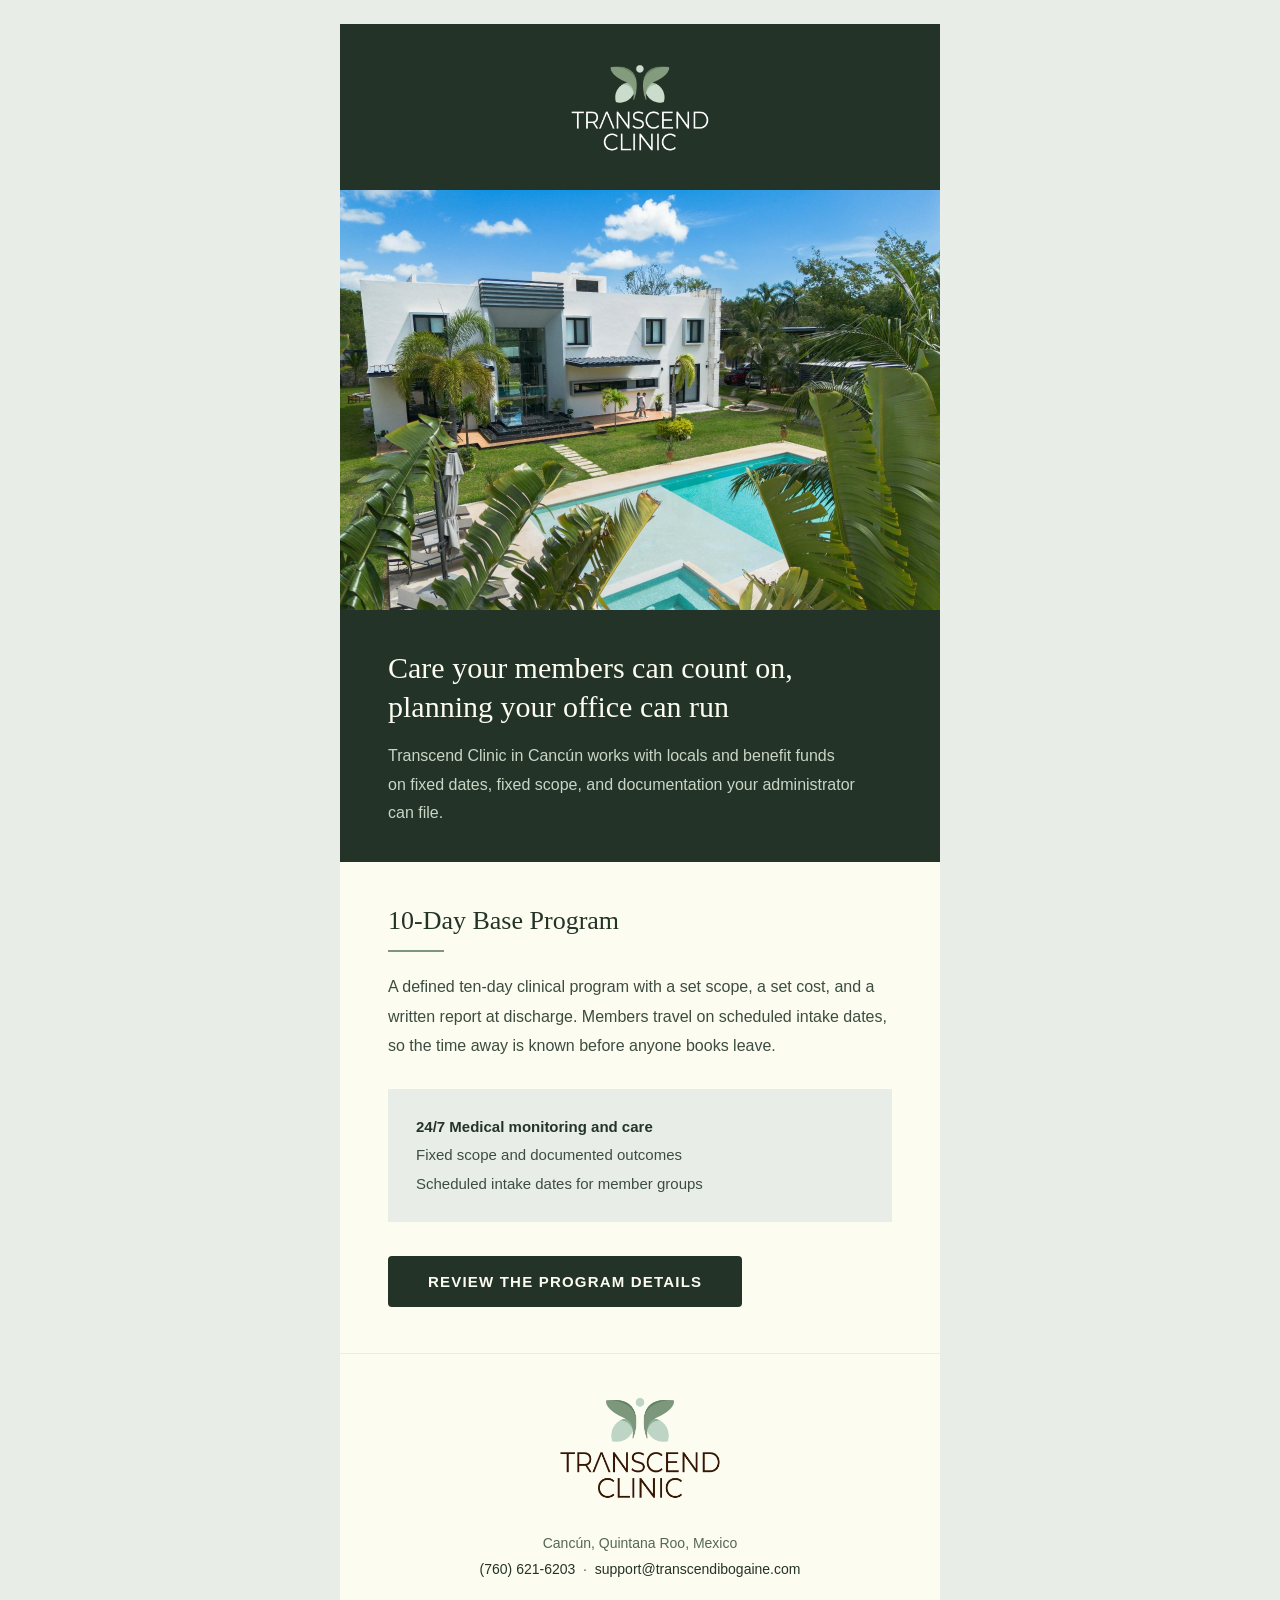
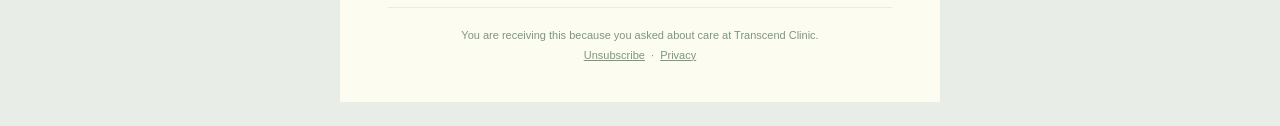
<file: transcend-adc-emails/union/index.html>
<!DOCTYPE html>
<html lang="en">
<head>
  <meta charset="utf-8">
  <meta name="viewport" content="width=device-width, initial-scale=1">
  <meta name="x-apple-disable-message-reformatting">
  <title>Transcend Clinic · Union / building trades · Rev5</title>
  <!--[if mso]><style>table,td{font-family:Arial,Helvetica,sans-serif !important}</style><![endif]-->
</head>
<body style="margin:0;padding:0;background:#E8EEE7;">
  <div style="display:none;max-height:0;overflow:hidden;mso-hide:all;">
    A clinic-first 10-day program in Cancún, with medical oversight around the clock.
  </div>
  <table role="presentation" cellpadding="0" cellspacing="0" border="0" width="100%" style="width:100%;background:#E8EEE7;">
    <tr>
      <td align="center" style="padding:24px 12px;">
<table role="presentation" cellpadding="0" cellspacing="0" border="0" width="600" style="width:600px;max-width:100%;border-collapse:collapse;background:#FCFCF0">
        <tr>
          <td align="center" style="padding:30px 40px 26px;background:#243328">
            <img src="https://gwleith234.github.io/evolvex360-partners/transcend-adc-emails/assets/transcend-lockup-white.png" width="150" alt="Transcend Clinic" style="display:block;width:150px;max-width:52%;height:auto;border:0">
          </td>
        </tr>
        <tr>
          <td style="padding:0;font-size:0;line-height:0">
            <img src="https://gwleith234.github.io/evolvex360-partners/transcend-adc-emails/assets/hero-primary.jpg" width="600" alt="Transcend Clinic residence, Cancún" style="display:block;width:100%;max-width:600px;height:auto;border:0">
          </td>
        </tr>
        <tr>
          <td style="padding:38px 48px 34px;background:#243328">
            <div style="font:400 30px/1.3 Georgia,'Times New Roman',serif;color:#FCFCF0;text-wrap:pretty">Care your members can count on, planning your office can run</div>
            <div style="height:16px;line-height:16px;font-size:0"> </div>
            <div style="font:400 16px/1.8 Arial,Helvetica,sans-serif;color:#C9D6C6;text-wrap:pretty">Transcend Clinic in Cancún works with locals and benefit funds on fixed dates, fixed scope, and documentation your administrator can file.</div>
          </td>
        </tr>
        <tr>
          <td style="padding:42px 48px 0;background:#FCFCF0">
            <div style="font:400 26px/1.3 Georgia,'Times New Roman',serif;color:#243328">10-Day Base Program</div>
            <div style="height:12px;line-height:12px;font-size:0"> </div>
            <div style="width:56px;height:2px;background:#7D977C;line-height:2px;font-size:0"> </div>
            <div style="height:20px;line-height:20px;font-size:0"> </div>
            <div style="font:400 16px/1.85 Arial,Helvetica,sans-serif;color:#3D4C41;text-wrap:pretty">A defined ten-day clinical program with a set scope, a set cost, and a written report at discharge. Members travel on scheduled intake dates, so the time away is known before anyone books leave.</div>
          </td>
        </tr>
        <tr>
          <td style="padding:28px 48px 0;background:#FCFCF0">
            <table role="presentation" cellpadding="0" cellspacing="0" border="0" width="100%" style="width:100%;border-collapse:collapse;background:#E8EEE7">
              <tr>
                <td style="padding:24px 28px;font:400 15px/1.9 Arial,Helvetica,sans-serif;color:#3D4C41">
                  <strong style="font-weight:700;color:#243328">24/7 Medical monitoring and care</strong><br>
                  Fixed scope and documented outcomes<br>
                  Scheduled intake dates for member groups
                </td>
              </tr>
            </table>
          </td>
        </tr>
        <tr>
          <td style="padding:34px 48px 46px;background:#FCFCF0">
            <table role="presentation" cellpadding="0" cellspacing="0" border="0" style="border-collapse:collapse">
              <tr>
                <td align="center" bgcolor="#243328" style="background:#243328;border-radius:4px;padding:18px 40px;mso-line-height-rule:exactly">
                  <a href="https://transcendclinic.com/union" style="display:block;font:700 15px/1 Arial,Helvetica,sans-serif;letter-spacing:0.08em;text-transform:uppercase;color:#FCFCF0;text-decoration:none">Review the program details</a>
                </td>
              </tr>
            </table>
          </td>
        </tr>
                <tr>
          <td align="center" style="padding:40px 40px 8px;background:#FCFCF0;border-top:1px solid #E8EEE7">
            <img src="https://gwleith234.github.io/evolvex360-partners/transcend-adc-emails/assets/transcend-lockup.png" width="168" alt="Transcend Clinic" style="display:block;width:168px;max-width:56%;height:auto;border:0">
          </td>
        </tr>
        <tr>
          <td align="center" style="padding:20px 48px 0;background:#FCFCF0;font:400 14px/1.9 Arial,Helvetica,sans-serif;color:#546854">
            Cancún, Quintana Roo, Mexico<br>
            <a href="tel:+17606216203" style="color:#243328;text-decoration:none">(760) 621-6203</a>  ·  <a href="mailto:support@transcendibogaine.com" style="color:#243328;text-decoration:none">support@transcendibogaine.com</a>
          </td>
        </tr>
        <tr>
          <td align="center" style="padding:24px 48px 0;background:#FCFCF0">
            <div style="height:1px;background:#E8EEE7;line-height:1px;font-size:0"> </div>
          </td>
        </tr>
        <tr>
          <td align="center" style="padding:18px 48px 36px;background:#FCFCF0;font:400 11px/1.8 Arial,Helvetica,sans-serif;color:#7D977C">
            You are receiving this because you asked about care at Transcend Clinic.<br>
            <a href="#" style="color:#7D977C;text-decoration:underline">Unsubscribe</a>  ·  <a href="#" style="color:#7D977C;text-decoration:underline">Privacy</a>
          </td>
        </tr>
      </table>
      </td>
    </tr>
  </table>
</body>
</html>
</file>
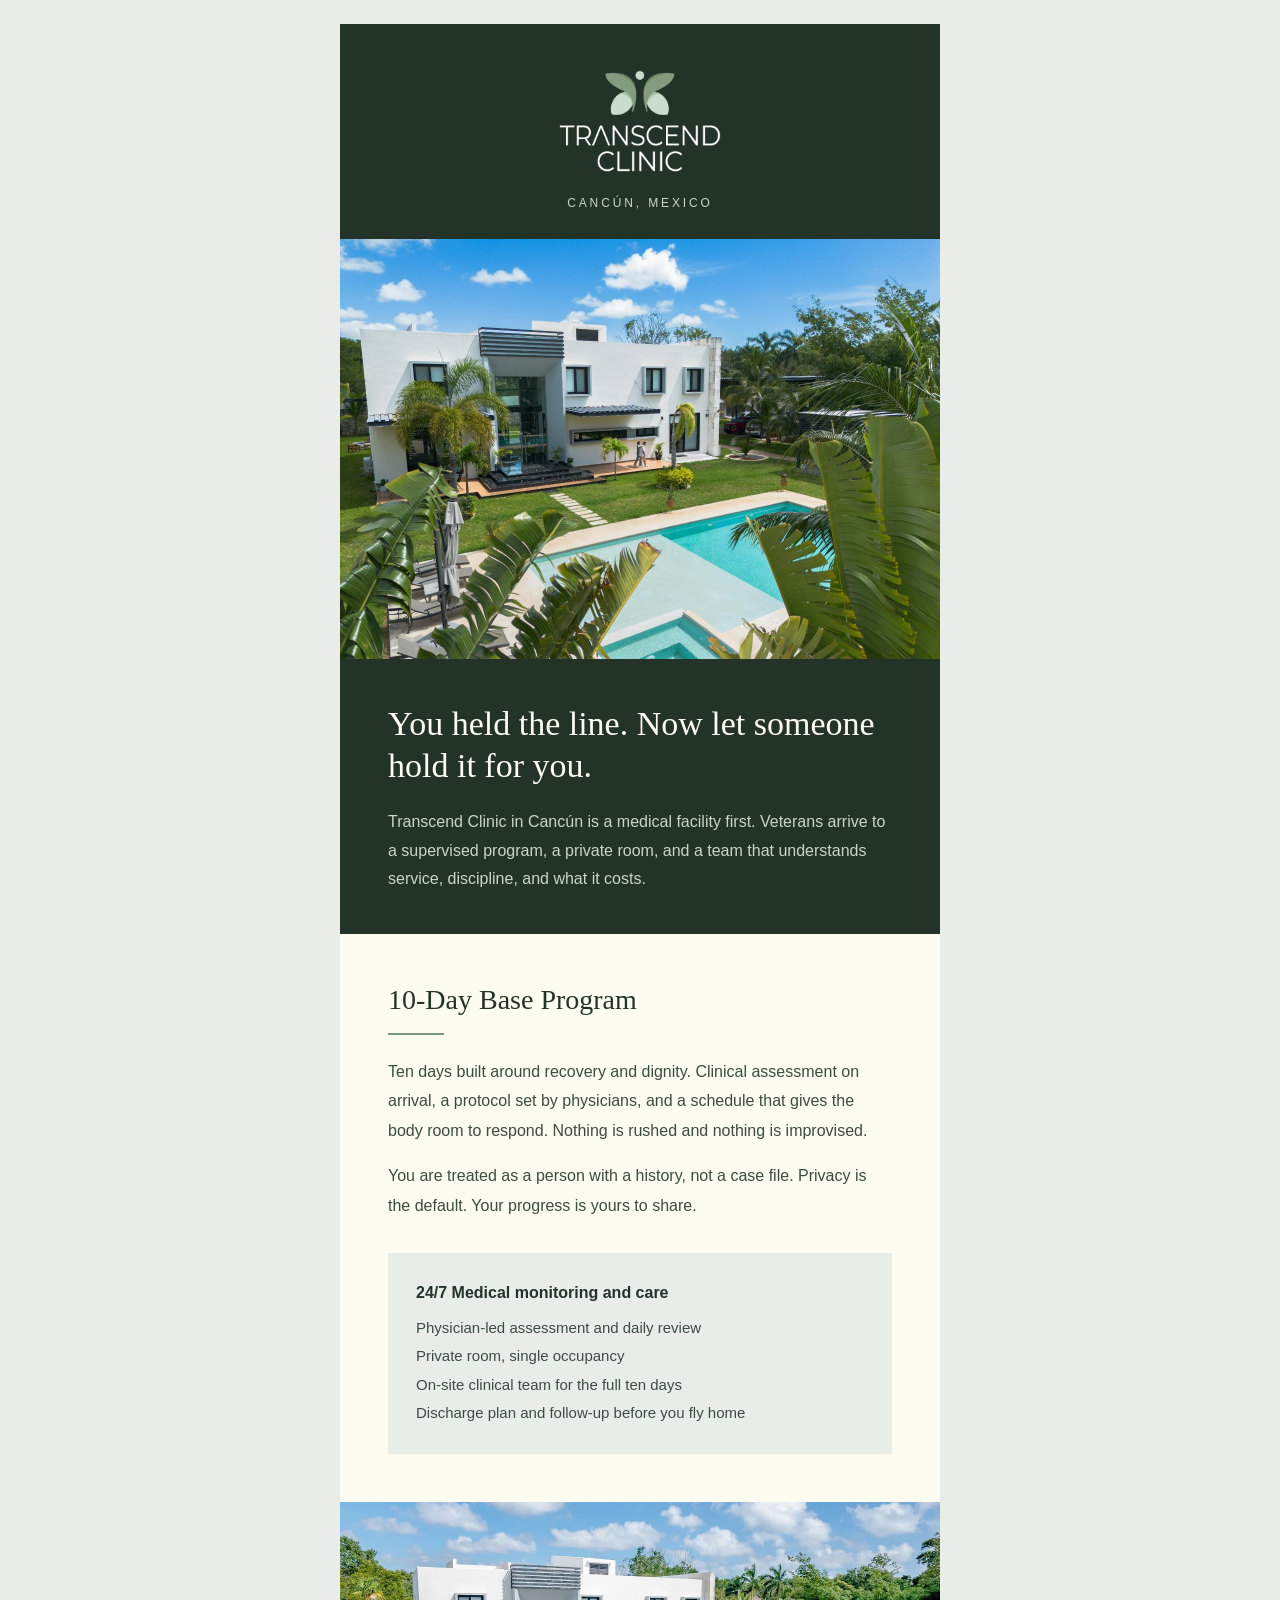
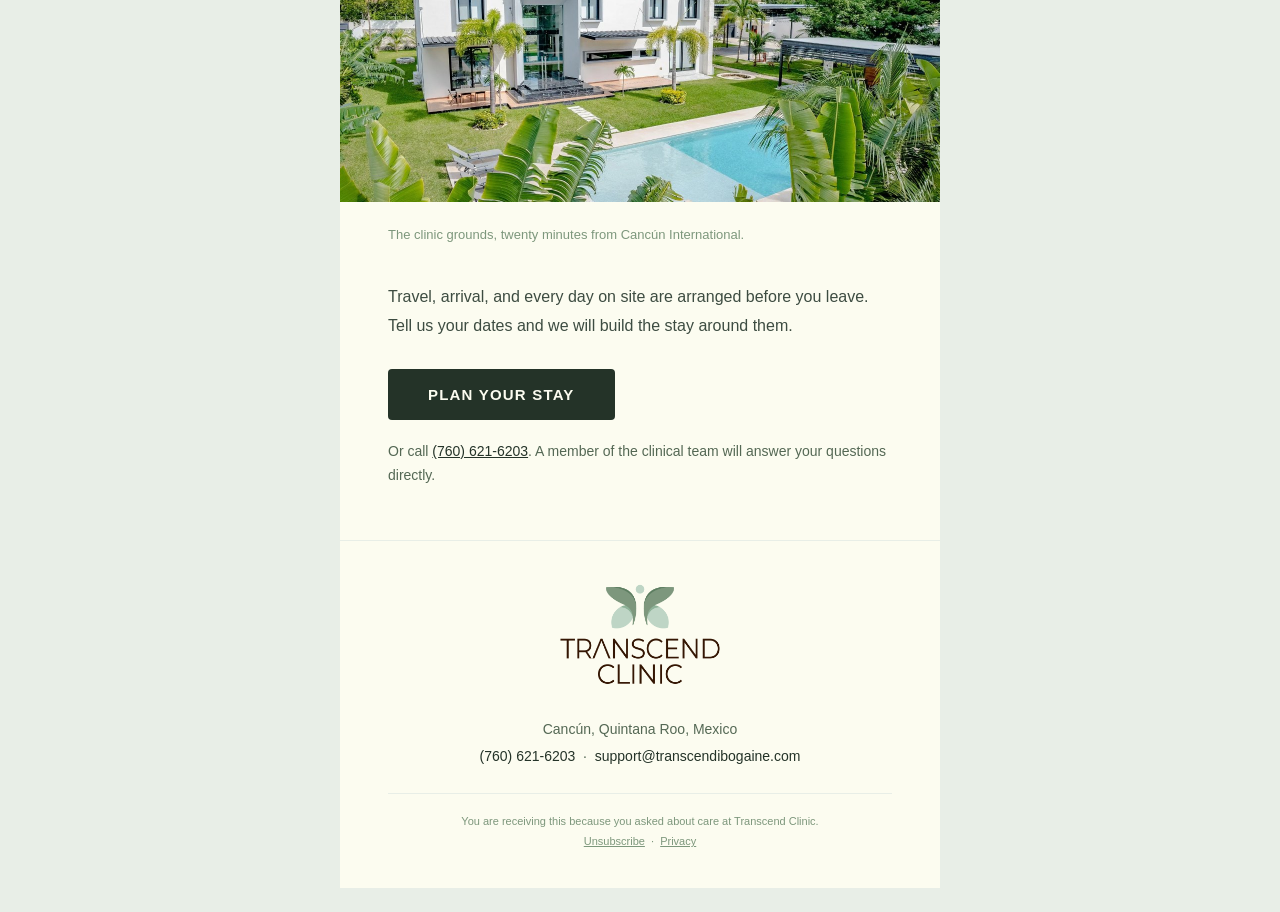
<file: transcend-adc-emails/vets/index.html>
<!DOCTYPE html>
<html lang="en">
<head>
  <meta charset="utf-8">
  <meta name="viewport" content="width=device-width, initial-scale=1">
  <meta name="x-apple-disable-message-reformatting">
  <title>Transcend Clinic · Veterans / Spec Ops · Rev5</title>
  <!--[if mso]><style>table,td{font-family:Arial,Helvetica,sans-serif !important}</style><![endif]-->
</head>
<body style="margin:0;padding:0;background:#E8EEE7;">
  <div style="display:none;max-height:0;overflow:hidden;mso-hide:all;">
    A clinic-first 10-day program in Cancún, with medical oversight around the clock.
  </div>
  <table role="presentation" cellpadding="0" cellspacing="0" border="0" width="100%" style="width:100%;background:#E8EEE7;">
    <tr>
      <td align="center" style="padding:24px 12px;">
<table role="presentation" cellpadding="0" cellspacing="0" border="0" width="600" style="width:600px;max-width:100%;border-collapse:collapse;background:#FCFCF0">
        <tr>
          <td style="padding:0;background:#243328">
            <table role="presentation" cellpadding="0" cellspacing="0" border="0" width="100%" style="width:100%;border-collapse:collapse">
              <tr>
                <td align="center" style="padding:34px 40px 10px;background:#243328">
                  <img src="https://gwleith234.github.io/evolvex360-partners/transcend-adc-emails/assets/transcend-lockup-white.png" width="176" alt="Transcend Clinic" style="display:block;width:176px;max-width:60%;height:auto;border:0">
                </td>
              </tr>
              <tr>
                <td align="center" style="padding:0 40px 30px;background:#243328">
                  <div style="font:400 12px/1 Arial,Helvetica,sans-serif;letter-spacing:0.24em;text-transform:uppercase;color:#C9D6C6">Cancún, Mexico</div>
                </td>
              </tr>
            </table>
          </td>
        </tr>
        <tr>
          <td style="padding:0;font-size:0;line-height:0;background:#243328">
            <img src="https://gwleith234.github.io/evolvex360-partners/transcend-adc-emails/assets/hero-primary.jpg" width="600" alt="The Transcend Clinic residence and gardens in Cancún" style="display:block;width:100%;max-width:600px;height:auto;border:0">
          </td>
        </tr>
        <tr>
          <td style="padding:44px 48px 40px;background:#243328">
            <div style="font:400 34px/1.25 Georgia,'Times New Roman',serif;color:#FCFCF0;text-wrap:pretty">You held the line. Now let someone hold it for you.</div>
            <div style="height:20px;line-height:20px;font-size:0"> </div>
            <div style="font:400 16px/1.8 Arial,Helvetica,sans-serif;color:#C9D6C6;text-wrap:pretty">Transcend Clinic in Cancún is a medical facility first. Veterans arrive to a supervised program, a private room, and a team that understands service, discipline, and what it costs.</div>
          </td>
        </tr>
        <tr>
          <td style="padding:48px 48px 0;background:#FCFCF0">
            <div style="font:400 28px/1.3 Georgia,'Times New Roman',serif;color:#243328">10-Day Base Program</div>
            <div style="height:14px;line-height:14px;font-size:0"> </div>
            <div style="width:56px;height:2px;background:#7D977C;line-height:2px;font-size:0"> </div>
            <div style="height:22px;line-height:22px;font-size:0"> </div>
            <div style="font:400 16px/1.85 Arial,Helvetica,sans-serif;color:#3D4C41;text-wrap:pretty">Ten days built around recovery and dignity. Clinical assessment on arrival, a protocol set by physicians, and a schedule that gives the body room to respond. Nothing is rushed and nothing is improvised.</div>
            <div style="height:16px;line-height:16px;font-size:0"> </div>
            <div style="font:400 16px/1.85 Arial,Helvetica,sans-serif;color:#3D4C41;text-wrap:pretty">You are treated as a person with a history, not a case file. Privacy is the default. Your progress is yours to share.</div>
          </td>
        </tr>
        <tr>
          <td style="padding:32px 48px 8px;background:#FCFCF0">
            <table role="presentation" cellpadding="0" cellspacing="0" border="0" width="100%" style="width:100%;border-collapse:collapse;background:#E8EEE7">
              <tr>
                <td style="padding:26px 28px 8px;font:400 16px/1.7 Arial,Helvetica,sans-serif;color:#243328">
                  <strong style="font-weight:700">24/7 Medical monitoring and care</strong>
                </td>
              </tr>
              <tr>
                <td style="padding:0 28px 26px;font:400 15px/1.9 Arial,Helvetica,sans-serif;color:#3D4C41">
                  Physician-led assessment and daily review<br>
                  Private room, single occupancy<br>
                  On-site clinical team for the full ten days<br>
                  Discharge plan and follow-up before you fly home
                </td>
              </tr>
            </table>
          </td>
        </tr>
        <tr>
          <td style="padding:0;font-size:0;line-height:0;background:#FCFCF0">
            <div style="height:40px;line-height:40px;font-size:0;background:#FCFCF0"> </div>
            <img src="https://gwleith234.github.io/evolvex360-partners/transcend-adc-emails/assets/hero-grounds.jpg" width="600" alt="Clinic grounds and pool terrace in Cancún" style="display:block;width:100%;max-width:600px;height:auto;border:0">
          </td>
        </tr>
        <tr>
          <td style="padding:22px 48px 0;background:#FCFCF0">
            <div style="font:400 13px/1.7 Arial,Helvetica,sans-serif;color:#7D977C">The clinic grounds, twenty minutes from Cancún International.</div>
          </td>
        </tr>
        <tr>
          <td style="padding:36px 48px 52px;background:#FCFCF0">
            <div style="font:400 16px/1.85 Arial,Helvetica,sans-serif;color:#3D4C41;text-wrap:pretty">Travel, arrival, and every day on site are arranged before you leave. Tell us your dates and we will build the stay around them.</div>
            <div style="height:28px;line-height:28px;font-size:0"> </div>
            <table role="presentation" cellpadding="0" cellspacing="0" border="0" style="border-collapse:collapse">
              <tr>
                <td align="center" bgcolor="#243328" style="background:#243328;border-radius:4px;padding:18px 40px;mso-line-height-rule:exactly">
                  <a href="https://transcendclinic.com/plan" style="display:block;font:700 15px/1 Arial,Helvetica,sans-serif;letter-spacing:0.08em;text-transform:uppercase;color:#FCFCF0;text-decoration:none">Plan your stay</a>
                </td>
              </tr>
            </table>
            <div style="height:20px;line-height:20px;font-size:0"> </div>
            <div style="font:400 14px/1.7 Arial,Helvetica,sans-serif;color:#546854">Or call <a href="tel:+17606216203" style="color:#243328;text-decoration:underline">(760) 621-6203</a>. A member of the clinical team will answer your questions directly.</div>
          </td>
        </tr>
        <tr>
          <td align="center" style="padding:40px 40px 8px;background:#FCFCF0;border-top:1px solid #E8EEE7">
            <img src="https://gwleith234.github.io/evolvex360-partners/transcend-adc-emails/assets/transcend-lockup.png" width="168" alt="Transcend Clinic" style="display:block;width:168px;max-width:56%;height:auto;border:0">
          </td>
        </tr>
        <tr>
          <td align="center" style="padding:20px 48px 0;background:#FCFCF0;font:400 14px/1.9 Arial,Helvetica,sans-serif;color:#546854">
            Cancún, Quintana Roo, Mexico<br>
            <a href="tel:+17606216203" style="color:#243328;text-decoration:none">(760) 621-6203</a>  ·  <a href="mailto:support@transcendibogaine.com" style="color:#243328;text-decoration:none">support@transcendibogaine.com</a>
          </td>
        </tr>
        <tr>
          <td align="center" style="padding:24px 48px 0;background:#FCFCF0">
            <div style="height:1px;background:#E8EEE7;line-height:1px;font-size:0"> </div>
          </td>
        </tr>
        <tr>
          <td align="center" style="padding:18px 48px 36px;background:#FCFCF0;font:400 11px/1.8 Arial,Helvetica,sans-serif;color:#7D977C">
            You are receiving this because you asked about care at Transcend Clinic.<br>
            <a href="#" style="color:#7D977C;text-decoration:underline">Unsubscribe</a>  ·  <a href="#" style="color:#7D977C;text-decoration:underline">Privacy</a>
          </td>
        </tr>
      </table>
      </td>
    </tr>
  </table>
</body>
</html>
</file>
<file: icelandnow/fonts/plus-jakarta.css>
@font-face {
  font-family: "Plus Jakarta Sans";
  font-style: normal;
  font-weight: 400 800;
  font-display: swap;
  src: url("PlusJakartaSans-latin-wght.woff2") format("woff2"),
       url("PlusJakartaSans-variable.ttf") format("truetype");
}
</file>
<file: icelandnow/landing.css>
:root {
  --bg: #040404;
  --surface: #0e0e0e;
  --raised: #1f1f1f;
  --purple: #c82aef;
  --cyan: #1cd9ff;
  --blue: #2575fc;
  --gold: #efbc2a;
  --heading: #d1d1d1;
  --body: #8b8b8b;
  --white: #ffffff;
  --hertz: #FFD100;
  --hero: linear-gradient(135deg, #c82aef, #2575fc);
  --bar: linear-gradient(90deg, #c82aef, #1cd9ff);
  --font: "Plus Jakarta Sans", "Segoe UI", sans-serif;
  --nav-h: 72px;
  --max: 1180px;
  --wide: 1320px;
}

*, *::before, *::after { box-sizing: border-box; }

html {
  scroll-behavior: smooth;
  scroll-padding-top: calc(var(--nav-h) + 12px);
}

body {
  margin: 0;
  padding: 0;
  background: var(--bg);
  color: var(--body);
  font-family: var(--font);
  font-size: 18px;
  line-height: 1.55;
  -webkit-font-smoothing: antialiased;
}

img { max-width: 100%; height: auto; display: block; }
a { color: inherit; text-decoration: none; }
p { margin: 0; }
ul { margin: 0; padding: 0; list-style: none; }

h1, h2, h3 {
  font-weight: 800;
  letter-spacing: -.03em;
  color: var(--white);
  margin: 0;
}
h1 { font-size: clamp(36px, 4.8vw, 64px); line-height: 1.05; }
h2 { font-size: clamp(28px, 3.4vw, 44px); line-height: 1.12; color: var(--heading); }
h3 { font-size: clamp(26px, 2.8vw, 36px); line-height: 1.15; }
h1 span, h2 em {
  font-style: normal;
  display: block;
  background: var(--hero);
  -webkit-background-clip: text;
  background-clip: text;
  color: transparent;
}

.wrap {
  width: min(100% - 48px, var(--max));
  margin-inline: auto;
}

.kicker {
  margin: 0 0 14px;
  font-size: 13px;
  font-weight: 700;
  letter-spacing: .18em;
  text-transform: uppercase;
  color: var(--cyan);
}

.lede {
  margin-top: 18px;
  font-size: clamp(17px, 1.45vw, 20px);
  line-height: 1.5;
  color: var(--body);
  max-width: 640px;
}

.meta {
  display: flex;
  gap: 10px;
  flex-wrap: wrap;
  margin-top: 22px;
}
.pill {
  display: inline-flex;
  align-items: center;
  height: 32px;
  padding: 0 12px;
  border-radius: 100px;
  background: var(--raised);
  border: 1px solid rgba(255,255,255,.08);
  color: var(--heading);
  font-size: 12px;
  font-weight: 700;
  letter-spacing: .04em;
}
.pill.gold { color: var(--gold); border-color: rgba(239,188,42,.35); }
.pill.cyan { color: var(--cyan); border-color: rgba(28,217,255,.3); }

.btn {
  display: inline-flex;
  align-items: center;
  justify-content: center;
  height: 46px;
  padding: 0 22px;
  border-radius: 100px;
  font-size: 14px;
  font-weight: 800;
  letter-spacing: .04em;
  background: var(--hero);
  color: var(--white);
  border: none;
  cursor: pointer;
  transition: transform .15s ease, box-shadow .15s ease;
  white-space: nowrap;
}
.btn:hover {
  transform: translateY(-1px);
  box-shadow: 0 10px 28px rgba(200,42,239,.35);
}
.btn.ghost {
  background: transparent;
  border: 1px solid rgba(255,255,255,.16);
  color: var(--heading);
}
.btn.ghost:hover {
  border-color: var(--cyan);
  color: var(--white);
  box-shadow: none;
}

/* ---------- Nav ---------- */
.nav {
  position: sticky;
  top: 0;
  z-index: 100;
  height: var(--nav-h);
  background: rgba(4,4,4,.9);
  backdrop-filter: blur(16px);
  -webkit-backdrop-filter: blur(16px);
  border-bottom: 1px solid rgba(255,255,255,.08);
}
.nav .inner {
  height: var(--nav-h);
  width: min(100% - 40px, var(--wide));
  margin-inline: auto;
  display: flex;
  align-items: center;
  gap: 20px;
}
.nav .brand {
  display: flex;
  align-items: center;
  gap: 12px;
  flex-shrink: 0;
}
.nav .brand img { width: 36px; height: 36px; object-fit: contain; }
.nav .brand span {
  font-size: 13px;
  font-weight: 800;
  letter-spacing: .12em;
  color: var(--white);
}
.nav .links {
  display: flex;
  align-items: center;
  gap: 4px;
  flex: 1;
  overflow-x: auto;
  scrollbar-width: none;
  margin-left: 8px;
}
.nav .links::-webkit-scrollbar { display: none; }
.nav .links a {
  font-size: 13px;
  font-weight: 700;
  color: var(--body);
  padding: 8px 12px;
  border-radius: 8px;
  white-space: nowrap;
  transition: color .15s, background .15s;
}
.nav .links a:hover,
.nav .links a.active {
  color: var(--white);
  background: rgba(255,255,255,.06);
}
.nav .cta { flex-shrink: 0; }

/* ---------- Hero (compact) ---------- */
.hero {
  position: relative;
  overflow: hidden;
  padding: 64px 0 72px;
  border-bottom: 1px solid rgba(255,255,255,.06);
}
.hero::before {
  content: "";
  position: absolute;
  left: 0; right: 0; top: 0;
  height: 3px;
  background: var(--bar);
  z-index: 3;
}
.hero-bg {
  position: absolute;
  inset: 0;
  z-index: 0;
  pointer-events: none;
}
.hero-bg img {
  width: 100%;
  height: 100%;
  object-fit: cover;
  object-position: 70% center;
  opacity: .28;
  filter: saturate(1.05);
}
.hero-veil {
  position: absolute;
  inset: 0;
  background:
    linear-gradient(90deg, rgba(4,4,4,.96) 0%, rgba(4,4,4,.88) 42%, rgba(4,4,4,.45) 72%, rgba(4,4,4,.72) 100%),
    radial-gradient(ellipse at 10% 0%, rgba(200,42,239,.18), transparent 45%),
    radial-gradient(ellipse at 90% 80%, rgba(28,217,255,.1), transparent 40%);
}
.hero-grid {
  position: relative;
  z-index: 1;
  display: grid;
  grid-template-columns: 1.15fr 0.85fr;
  gap: 40px;
  align-items: center;
}
.logo-lock {
  display: flex;
  align-items: center;
  gap: 18px;
  margin-bottom: 28px;
}
.logo-lock .logo-mark {
  width: 112px;
  height: 112px;
  object-fit: contain;
}
.logo-lock .word {
  font-size: 20px;
  font-weight: 800;
  letter-spacing: .2em;
  color: var(--white);
}
.logo-lock .sub-row {
  display: flex;
  align-items: center;
  gap: 12px;
  margin-top: 8px;
}
.logo-lock .gilsi-face {
  width: 56px;
  height: 56px;
  border-radius: 50%;
  object-fit: cover;
  object-position: center 18%;
  border: 2px solid rgba(28, 217, 255, .45);
  box-shadow: 0 0 0 3px rgba(28, 217, 255, .12);
  flex-shrink: 0;
}
.logo-lock .sub {
  margin-top: 0;
  font-size: 12px;
  font-weight: 600;
  letter-spacing: .14em;
  text-transform: uppercase;
  color: var(--cyan);
}
.hero-lede { max-width: 520px; }
.hero .actions {
  display: flex;
  gap: 12px;
  flex-wrap: wrap;
  margin-top: 32px;
}
.hero-visual {
  position: relative;
  border-radius: 18px;
  overflow: hidden;
  border: 1px solid rgba(255,255,255,.12);
  box-shadow: 0 28px 70px rgba(0,0,0,.55);
  aspect-ratio: 4 / 3;
}
.hero-visual img {
  width: 100%;
  height: 100%;
  object-fit: cover;
  object-position: center 40%;
}
.hero-chip {
  position: absolute;
  left: 16px;
  bottom: 16px;
  padding: 8px 14px;
  border-radius: 100px;
  background: rgba(4,4,4,.72);
  backdrop-filter: blur(10px);
  border: 1px solid rgba(255,255,255,.14);
  font-size: 12px;
  font-weight: 700;
  letter-spacing: .06em;
  text-transform: uppercase;
  color: var(--white);
}

/* ---------- Bridge ---------- */
.bridge {
  position: relative;
  padding: 88px 0 96px;
  background:
    radial-gradient(ellipse at 50% 0%, rgba(200,42,239,.08), transparent 55%),
    var(--bg);
}
.bridge-inner { max-width: 920px; }
.bridge h2 { max-width: 900px; }
.bridge-split {
  display: grid;
  grid-template-columns: 1fr 1fr;
  gap: 28px;
  margin-top: 28px;
}
.bridge-split p {
  font-size: 17px;
  line-height: 1.55;
  color: var(--body);
  padding-top: 18px;
  border-top: 1px solid rgba(255,255,255,.08);
}

/* ---------- Customer Journey chapter ---------- */
.journey {
  position: relative;
  background: #060606;
  border-top: 1px solid rgba(255,255,255,.06);
}
.journey-head {
  padding: 72px 0 0;
  position: relative;
}
.journey-head::before {
  content: "";
  position: absolute;
  left: 0; right: 0; top: 0;
  height: 120px;
  background: linear-gradient(180deg, rgba(200,42,239,.1), transparent);
  pointer-events: none;
}
.journey-title {
  font-size: clamp(40px, 6vw, 72px);
  color: var(--white);
  letter-spacing: -.04em;
  background: var(--hero);
  -webkit-background-clip: text;
  background-clip: text;
  color: transparent;
  display: inline-block;
}
.journey-head .lede { max-width: 680px; }

.journey-rail {
  position: sticky;
  top: var(--nav-h);
  z-index: 40;
  margin-top: 36px;
  background: rgba(4,4,4,.92);
  backdrop-filter: blur(14px);
  -webkit-backdrop-filter: blur(14px);
  border-top: 1px solid rgba(255,255,255,.06);
  border-bottom: 1px solid rgba(255,255,255,.08);
}
.rail-inner {
  display: flex;
  gap: 6px;
  overflow-x: auto;
  scrollbar-width: none;
  padding: 12px 0;
  width: min(100% - 48px, var(--wide));
}
.rail-inner::-webkit-scrollbar { display: none; }
.journey-rail a {
  flex-shrink: 0;
  font-size: 12px;
  font-weight: 800;
  letter-spacing: .08em;
  text-transform: uppercase;
  color: var(--body);
  padding: 10px 14px;
  border-radius: 100px;
  border: 1px solid transparent;
  transition: color .15s, background .15s, border-color .15s;
}
.journey-rail a:hover,
.journey-rail a.active {
  color: var(--white);
  background: rgba(200,42,239,.14);
  border-color: rgba(200,42,239,.35);
}

.beat { position: relative; }
.beat-label {
  display: inline-block;
  margin-bottom: 14px;
  font-size: 12px;
  font-weight: 800;
  letter-spacing: .16em;
  text-transform: uppercase;
  color: var(--purple);
}
.beat-label.on-dark { color: var(--cyan); }
.beat-copy p {
  margin-top: 16px;
  font-size: 18px;
  line-height: 1.55;
  color: var(--body);
  max-width: 480px;
}
.beat-points {
  margin-top: 22px;
  display: grid;
  gap: 10px;
}
.beat-points li {
  position: relative;
  padding-left: 18px;
  font-size: 15px;
  font-weight: 600;
  color: var(--heading);
}
.beat-points li::before {
  content: "";
  position: absolute;
  left: 0;
  top: 8px;
  width: 8px;
  height: 8px;
  border-radius: 50%;
  background: var(--cyan);
  box-shadow: 0 0 0 3px rgba(28,217,255,.18);
}
.beat-figure {
  border-radius: 16px;
  overflow: hidden;
  border: 1px solid rgba(255,255,255,.1);
  box-shadow: 0 24px 60px rgba(0,0,0,.5);
  background: var(--raised);
}
.beat-figure img {
  width: 100%;
  height: 100%;
  object-fit: cover;
}
.beat-figure.phone {
  aspect-ratio: 4 / 5;
  max-height: 560px;
}
.beat-figure.wide { aspect-ratio: 16 / 11; }
.beat-split {
  display: grid;
  grid-template-columns: 1fr 1fr;
  gap: 48px;
  align-items: center;
  padding: 88px 0;
}
.beat-split.reverse .beat-copy { order: 2; }
.beat-split.reverse .beat-figure { order: 1; }

/* Arrive: full-bleed landing */
.beat-arrive { margin-top: 8px; }
.beat-media.full {
  position: relative;
  min-height: 78vh;
  display: flex;
  align-items: flex-end;
  overflow: hidden;
}
.beat-media.full > img {
  position: absolute;
  inset: 0;
  width: 100%;
  height: 100%;
  object-fit: cover;
  object-position: center 35%;
}
.arrive-media { background: #02030a; }

/* Arrive MP4 — portrait clip centered on wide beat */
.arrive-video-stage {
  position: absolute;
  inset: 0;
  overflow: hidden;
  z-index: 0;
  pointer-events: none;
  display: flex;
  align-items: center;
  justify-content: center;
  background:
    radial-gradient(ellipse at 22% 40%, rgba(200,42,239,.18), transparent 42%),
    radial-gradient(ellipse at 72% 18%, rgba(28,217,255,.12), transparent 38%),
    #02030a;
}
.arrive-video-frame {
  position: relative;
  z-index: 1;
  height: min(88%, 78vh);
  width: auto;
  max-width: min(42vw, 420px);
  aspect-ratio: 464 / 688;
  border-radius: 18px;
  overflow: hidden;
  box-shadow:
    0 24px 64px rgba(0, 0, 0, .55),
    0 0 0 1px rgba(28, 217, 255, .12),
    0 0 48px rgba(200, 42, 239, .12);
}
.arrive-video {
  display: block;
  width: 100%;
  height: 100%;
  object-fit: cover;
  object-position: center;
  background: #02030a;
}
@media (max-width: 860px) {
  .arrive-video-frame {
    max-width: min(78vw, 360px);
    height: min(72%, 58vh);
  }
}
@media (prefers-reduced-motion: reduce) {
  .arrive-video { /* keep muted loop but allow UA pause; no extra motion */ }
}

/* Old CSS stage: hidden when video is wired */
.arrive-stage[hidden],
.arrive-stage {
  display: none !important;
}
.arrive-stage {
  position: absolute;
  inset: 0;
  overflow: hidden;
  z-index: 0;
  pointer-events: none;
}
.arrive-aurora {
  position: absolute;
  inset: -10% 0 30%;
  background:
    radial-gradient(ellipse at 22% 40%, rgba(200,42,239,.32), transparent 42%),
    radial-gradient(ellipse at 72% 18%, rgba(28,217,255,.22), transparent 38%),
    radial-gradient(ellipse at 50% 70%, rgba(37,117,252,.16), transparent 45%);
  animation: aurora-drift 14s ease-in-out infinite alternate;
  filter: blur(8px);
}
.arrive-stars {
  position: absolute;
  inset: 0 0 40%;
  background-image:
    radial-gradient(1px 1px at 12% 18%, #fff, transparent),
    radial-gradient(1.5px 1.5px at 28% 32%, #fff, transparent),
    radial-gradient(1px 1px at 41% 12%, rgba(255,255,255,.7), transparent),
    radial-gradient(1px 1px at 63% 24%, #fff, transparent),
    radial-gradient(1.5px 1.5px at 78% 14%, #fff, transparent),
    radial-gradient(1px 1px at 88% 36%, rgba(255,255,255,.65), transparent),
    radial-gradient(1px 1px at 54% 8%, #fff, transparent);
  opacity: .7;
}
.arrive-horizon {
  position: absolute;
  left: 0; right: 0; bottom: 28%;
  height: 18%;
  background: linear-gradient(180deg, transparent, rgba(8,16,28,.55) 60%, #070b12);
}
.arrive-ground {
  position: absolute;
  left: 0; right: 0; bottom: 0;
  height: 36%;
  background:
    linear-gradient(180deg, #0a1220 0%, #05070c 100%);
  perspective: 600px;
}
.arrive-runway {
  position: absolute;
  left: 50%;
  bottom: 0;
  width: min(54vw, 720px);
  height: 100%;
  transform: translateX(-50%) rotateX(62deg);
  transform-origin: bottom center;
  background: #141820;
  border-left: 3px solid rgba(239,188,42,.55);
  border-right: 3px solid rgba(239,188,42,.55);
  box-shadow: 0 0 48px rgba(28,217,255,.08);
}
.rw-center {
  position: absolute;
  left: 50%;
  top: 0; bottom: 0;
  width: 4px;
  transform: translateX(-50%);
  background: repeating-linear-gradient(
    180deg,
    #f2f2f2 0 18px,
    transparent 18px 34px
  );
  opacity: .85;
}
.rw-edge {
  position: absolute;
  top: 8%;
  bottom: 4%;
  width: 6px;
  background: repeating-linear-gradient(
    180deg,
    #1cd9ff 0 10px,
    transparent 10px 22px
  );
  animation: rw-blink 1.1s steps(2, end) infinite;
  filter: drop-shadow(0 0 6px #1cd9ff);
}
.rw-edge.left { left: 10px; }
.rw-edge.right { right: 10px; animation-delay: .55s; }
.arrive-craft {
  position: absolute;
  width: min(28vw, 280px);
  animation: plane-land 8.5s ease-in-out infinite;
  filter: drop-shadow(0 10px 18px rgba(0,0,0,.45));
  z-index: 2;
}
.plane-svg { width: 100%; height: auto; display: block; }
.arrive-beam {
  position: absolute;
  left: -8%;
  top: 42%;
  width: 42%;
  height: 10px;
  background: linear-gradient(90deg, rgba(28,217,255,.55), transparent);
  filter: blur(4px);
  transform: rotate(-8deg);
}
@keyframes aurora-drift {
  from { transform: translate3d(-2%, 0, 0) scale(1); }
  to { transform: translate3d(3%, -2%, 0) scale(1.06); }
}
@keyframes rw-blink {
  0%, 100% { opacity: .35; }
  50% { opacity: 1; }
}
@keyframes plane-land {
  0% {
    top: 10%;
    left: 62%;
    transform: scale(.52) rotate(-16deg);
    opacity: 0;
  }
  8% { opacity: 1; }
  62% {
    top: 42%;
    left: 28%;
    transform: scale(.92) rotate(-9deg);
    opacity: 1;
  }
  84% {
    top: 52%;
    left: 18%;
    transform: scale(1.05) rotate(-5deg);
    opacity: 1;
  }
  100% {
    top: 54%;
    left: 16%;
    transform: scale(1.08) rotate(-4deg);
    opacity: 0;
  }
}
@media (prefers-reduced-motion: reduce) {
  .arrive-aurora,
  .rw-edge,
  .arrive-craft { animation: none; }
  .arrive-craft {
    top: 46%;
    left: 22%;
    transform: scale(1) rotate(-6deg);
    opacity: 1;
  }
}
.beat-overlay {
  position: relative;
  z-index: 1;
  width: 100%;
  padding: 120px 0 72px;
  background: linear-gradient(180deg, transparent 0%, rgba(4,4,4,.35) 35%, rgba(4,4,4,.92) 78%, #040404 100%);
}
.beat-overlay h3 {
  font-size: clamp(32px, 4vw, 52px);
  max-width: 640px;
}
.beat-overlay p {
  margin-top: 16px;
  max-width: 520px;
  font-size: 18px;
  color: var(--heading);
}

/* Talk quote chip */
.quote-chip {
  display: flex;
  gap: 14px;
  align-items: center;
  margin-top: 28px;
  padding: 16px 18px;
  border-radius: 14px;
  background: rgba(255,255,255,.03);
  border: 1px solid rgba(255,255,255,.1);
  max-width: 420px;
}
.quote-chip img {
  width: 52px;
  height: 52px;
  border-radius: 50%;
  object-fit: cover;
  object-position: center 15%;
  flex-shrink: 0;
  border: 2px solid rgba(200,42,239,.45);
}
.quote-chip p {
  margin: 0;
  font-size: 15px;
  font-weight: 600;
  color: var(--heading);
  line-height: 1.4;
  max-width: none;
}

/* Live IcelandNOW full-bleed */
.beat-live { margin: 24px 0 0; }
.live-stage {
  position: relative;
  min-height: 78vh;
  display: flex;
  align-items: center;
  overflow: hidden;
}
.live-photo {
  position: absolute;
  inset: 0;
  width: 100%;
  height: 100%;
  object-fit: cover;
  object-position: center 40%;
}
.live-veil {
  position: absolute;
  inset: 0;
  background:
    linear-gradient(90deg, rgba(4,4,4,.88) 0%, rgba(4,4,4,.55) 48%, rgba(4,4,4,.35) 100%),
    linear-gradient(180deg, rgba(4,4,4,.25), transparent 30%, rgba(4,4,4,.55) 100%);
}
.live-content {
  position: relative;
  z-index: 1;
  display: grid;
  grid-template-columns: 1.1fr 0.9fr;
  gap: 40px;
  align-items: center;
  padding: 80px 0;
  width: min(100% - 48px, var(--wide));
}
.live-copy h3 {
  font-size: clamp(30px, 3.6vw, 46px);
  max-width: 520px;
}
.live-copy p {
  margin-top: 16px;
  font-size: 18px;
  color: var(--heading);
  max-width: 460px;
}
.live-tags {
  display: flex;
  flex-wrap: wrap;
  gap: 8px;
  margin-top: 24px;
}
.live-tags span {
  font-size: 12px;
  font-weight: 800;
  letter-spacing: .06em;
  text-transform: uppercase;
  padding: 8px 12px;
  border-radius: 100px;
  background: rgba(4,4,4,.55);
  border: 1px solid rgba(28,217,255,.3);
  color: var(--cyan);
}

.social-pop {
  width: min(100%, 400px);
  justify-self: end;
  background: #121212;
  border: 1px solid rgba(255,255,255,.12);
  border-radius: 16px;
  padding: 16px 18px 12px;
  box-shadow: 0 22px 48px rgba(0,0,0,.5);
}
.social-pop .post-head {
  display: flex;
  align-items: center;
  gap: 12px;
}
.social-pop .avatar {
  width: 40px;
  height: 40px;
  border-radius: 50%;
  background: linear-gradient(135deg, #c82aef, #1cd9ff);
  display: grid;
  place-items: center;
  font-size: 13px;
  font-weight: 800;
  color: #fff;
  flex-shrink: 0;
}
.social-pop .post-id { min-width: 0; }
.social-pop .post-row {
  display: flex;
  flex-wrap: wrap;
  align-items: baseline;
  column-gap: 6px;
  row-gap: 2px;
  line-height: 1.3;
}
.social-pop .who {
  font-size: 14px;
  font-weight: 800;
  color: var(--white);
}
.social-pop .handle,
.social-pop time,
.social-pop .loc,
.social-pop .sep {
  font-size: 13px;
  font-weight: 600;
  color: var(--body);
}
.social-pop .tweet {
  margin-top: 12px;
  font-size: 16px;
  line-height: 1.45;
  color: var(--white);
  font-weight: 500;
}
.social-pop .post-source {
  margin-top: 10px;
  font-size: 12px;
  font-weight: 600;
  color: var(--cyan);
}
.social-pop .post-actions {
  display: flex;
  align-items: center;
  gap: 22px;
  margin-top: 12px;
  padding-top: 10px;
  border-top: 1px solid rgba(255,255,255,.08);
}
.social-pop .action {
  position: relative;
  display: inline-flex;
  align-items: center;
  gap: 6px;
  font-size: 13px;
  font-weight: 700;
  color: var(--body);
}
.social-pop .action svg {
  width: 17px;
  height: 17px;
  fill: none;
  stroke: currentColor;
  stroke-width: 1.7;
  stroke-linecap: round;
  stroke-linejoin: round;
}
.social-pop .action.like {
  color: #e879f9;
}
.social-pop .action.like svg { fill: currentColor; stroke: none; }
.social-pop .sr {
  position: absolute;
  width: 1px;
  height: 1px;
  padding: 0;
  margin: -1px;
  overflow: hidden;
  clip: rect(0, 0, 0, 0);
  white-space: nowrap;
  border: 0;
}

/* Economics */
.beat-econ {
  padding: 96px 0 110px;
  background:
    radial-gradient(ellipse at 50% 0%, rgba(28,217,255,.08), transparent 50%),
    radial-gradient(ellipse at 20% 100%, rgba(200,42,239,.1), transparent 45%),
    #050505;
  border-top: 1px solid rgba(255,255,255,.06);
}
.beat-econ h3 {
  font-size: clamp(32px, 4vw, 48px);
}
.econ-lede {
  margin-top: 14px;
  font-size: 19px;
  color: var(--body);
  max-width: 520px;
}
.econ-grid {
  display: grid;
  grid-template-columns: 1fr auto 1fr;
  gap: 24px;
  align-items: stretch;
  margin-top: 40px;
}
.econ-card {
  padding: 36px 32px;
  border-radius: 18px;
  background: radial-gradient(at 0% 0%, #1f1f1f 0%, #0e0e0e 55%);
  border: 1px solid rgba(255,255,255,.1);
}
.econ-card.partner { border-top: 3px solid var(--gold); }
.econ-card.us { border-top: 3px solid var(--cyan); }
.econ-pct {
  font-size: clamp(56px, 7vw, 88px);
  font-weight: 800;
  letter-spacing: -.05em;
  line-height: 1;
  background: var(--hero);
  -webkit-background-clip: text;
  background-clip: text;
  color: transparent;
}
.econ-who {
  margin-top: 10px;
  font-size: 22px;
  font-weight: 800;
  color: var(--white);
}
.econ-who em {
  font-style: normal;
  color: var(--cyan);
  font-weight: 700;
}
.econ-card.partner .econ-who em { color: var(--gold); }
.econ-card p {
  margin-top: 14px;
  font-size: 16px;
  line-height: 1.5;
  color: var(--body);
}
.econ-divider {
  display: grid;
  place-items: center;
  width: 48px;
  font-size: 28px;
  font-weight: 800;
  color: var(--purple);
}
.econ-foot {
  margin-top: 36px;
  font-size: 17px;
  color: var(--heading);
  max-width: 720px;
  padding-top: 24px;
  border-top: 1px solid rgba(255,255,255,.08);
}

.partner-ask {
  margin-top: 56px;
  padding-top: 36px;
  border-top: 1px solid rgba(255,255,255,.08);
}
.partner-ask h3 {
  font-size: clamp(28px, 3.2vw, 40px);
  max-width: 720px;
}
.ask-grid {
  display: grid;
  grid-template-columns: 1fr 1.15fr 1fr;
  gap: 18px;
  align-items: stretch;
  margin-top: 28px;
}
.ask-card {
  padding: 26px 24px 24px;
  border-radius: 16px;
  background: radial-gradient(at 0% 0%, #1f1f1f 0%, #0e0e0e 55%);
  border: 1px solid rgba(255,255,255,.1);
}
.ask-card.featured {
  border: 1px solid rgba(239,188,42,.45);
  border-top: 3px solid var(--gold);
  box-shadow: 0 18px 48px rgba(239,188,42,.12);
  background:
    radial-gradient(ellipse at 0% 0%, rgba(239,188,42,.14), transparent 50%),
    radial-gradient(at 0% 0%, #1f1f1f 0%, #0e0e0e 55%);
}
.ask-label {
  font-size: 11px;
  font-weight: 800;
  letter-spacing: .14em;
  text-transform: uppercase;
  color: var(--cyan);
  margin-bottom: 10px;
}
.ask-card.featured .ask-label { color: var(--gold); }
.ask-card h4 {
  margin: 0;
  font-size: clamp(20px, 2vw, 26px);
  font-weight: 800;
  letter-spacing: -.03em;
  line-height: 1.2;
  color: var(--white);
}
.ask-card p {
  margin-top: 12px;
  font-size: 15px;
  line-height: 1.5;
  color: var(--body);
}

.close-ask-lead {
  margin-top: 22px;
  font-size: 16px;
  font-weight: 700;
  color: var(--heading);
}
.close-ask {
  margin: 12px 0 0;
  padding: 0;
  list-style: none;
  display: grid;
  gap: 8px;
  max-width: 480px;
}
.close-ask li {
  position: relative;
  padding: 10px 14px 10px 16px;
  border-radius: 10px;
  background: rgba(255,255,255,.03);
  border: 1px solid rgba(255,255,255,.08);
  font-size: 15px;
  font-weight: 700;
  color: var(--heading);
}
.close-ask li.core {
  border-color: rgba(239,188,42,.4);
  color: var(--white);
  box-shadow: inset 3px 0 0 var(--gold);
}

/* ---------- Proof strip (light, not slide-like) ---------- */
.proof {
  padding: 72px 0 80px;
  border-top: 1px solid rgba(255,255,255,.06);
  background: #080808;
}
.proof h2 { margin-bottom: 8px; }
.proof-row {
  display: grid;
  grid-template-columns: 1fr 1fr;
  gap: 28px;
  margin-top: 32px;
}
.proof-item {
  display: grid;
  grid-template-columns: 140px 1fr;
  gap: 22px;
  align-items: center;
  padding: 22px;
  border-radius: 16px;
  background: rgba(255,255,255,.02);
  border: 1px solid rgba(255,255,255,.07);
}
.proof-art {
  border-radius: 12px;
  overflow: hidden;
  background: #061820;
  border: 1px solid rgba(255,255,255,.08);
  aspect-ratio: 1;
  display: grid;
  place-items: center;
  padding: 10px;
}
.proof-art img {
  width: 100%;
  height: 100%;
  object-fit: contain;
}
.proof-item h3 {
  font-size: 22px;
  margin-bottom: 8px;
}
.proof-item p {
  font-size: 15px;
  line-height: 1.45;
  color: var(--body);
}

/* ---------- Close ---------- */
.close {
  padding: 96px 0 100px;
  border-top: 1px solid rgba(255,255,255,.06);
  background:
    radial-gradient(ellipse at 0% 0%, rgba(200,42,239,.12), transparent 40%),
    radial-gradient(ellipse at 100% 100%, rgba(37,117,252,.1), transparent 40%),
    var(--bg);
}
.close-grid {
  display: grid;
  grid-template-columns: 1fr 340px;
  gap: 56px;
  align-items: center;
}
.close .name {
  margin-top: 28px;
  font-size: 32px;
  font-weight: 800;
  color: var(--white);
}
.close .role {
  margin-top: 6px;
  font-size: 18px;
  font-weight: 700;
  color: var(--cyan);
}
.close .lines {
  margin-top: 28px;
  display: grid;
  gap: 10px;
}
.close .line {
  font-size: 18px;
  font-weight: 600;
  color: var(--heading);
}
.close .line span {
  color: var(--body);
  margin-right: 10px;
  display: inline-block;
  min-width: 56px;
}
.gilsi {
  width: 100%;
  max-width: 340px;
  aspect-ratio: 4 / 5;
  object-fit: cover;
  object-position: center 20%;
  border-radius: 14px;
  border: 1px solid rgba(255,255,255,.1);
  box-shadow: 0 18px 50px rgba(0,0,0,.45);
}
.close-actions {
  display: flex;
  gap: 12px;
  flex-wrap: wrap;
  margin-top: 32px;
}

.site-footer {
  border-top: 1px solid rgba(255,255,255,.08);
  padding: 28px 0 40px;
  background: #020202;
}
.site-footer .inner {
  width: min(100% - 48px, var(--max));
  margin-inline: auto;
  display: flex;
  align-items: center;
  justify-content: space-between;
  gap: 20px;
  flex-wrap: wrap;
}
.site-footer .brand-line {
  font-size: 13px;
  font-weight: 600;
  letter-spacing: .04em;
  color: var(--body);
}
.site-footer .brand-line strong { color: var(--heading); }

/* ---------- Responsive ---------- */
@media (max-width: 1100px) {
  .hero-grid,
  .beat-split,
  .live-content,
  .proof-row,
  .close-grid,
  .ask-grid { grid-template-columns: 1fr; }
  .beat-split.reverse .beat-copy,
  .beat-split.reverse .beat-figure { order: unset; }
  .beat-figure.phone { max-height: none; aspect-ratio: 4 / 5; max-width: 420px; }
  .social-pop { justify-self: start; }
  .econ-grid { grid-template-columns: 1fr; }
  .econ-divider { width: auto; padding: 4px 0; transform: rotate(90deg); }
  .proof-item { grid-template-columns: 120px 1fr; }
  .gilsi { max-width: 280px; }
}

@media (max-width: 860px) {
  :root { --nav-h: 64px; }
  .nav .links { display: none; }
  .hero { padding: 48px 0 56px; }
  .hero-visual { display: none; }
  .bridge-split { grid-template-columns: 1fr; }
  .beat-split { padding: 64px 0; gap: 28px; }
  .beat-media.full { min-height: 60vh; }
  .live-stage { min-height: 70vh; }
  .proof-item { grid-template-columns: 1fr; }
}

@media (max-width: 520px) {
  .wrap, .live-content, .rail-inner { width: min(100% - 32px, var(--max)); }
  .hero .actions .btn { width: 100%; }
}

/* Discover Sylvia mosaic */
.beat-discover {
  padding: 88px 0 72px;
  border-top: 1px solid rgba(255,255,255,.05);
  background:
    radial-gradient(ellipse at 80% 10%, rgba(28,217,255,.06), transparent 45%),
    radial-gradient(ellipse at 10% 90%, rgba(200,42,239,.07), transparent 40%),
    #060606;
}
.discover-intro {
  max-width: 720px;
  margin-bottom: 36px;
}
.discover-lede {
  margin-top: 16px;
  font-size: clamp(17px, 1.5vw, 20px);
  line-height: 1.55;
  color: var(--body);
  max-width: 640px;
}
.discover-mosaic {
  width: min(100% - 48px, var(--wide));
  display: grid;
  grid-template-columns: 1.15fr 1fr;
  gap: 20px;
  align-items: stretch;
}
.discover-feature {
  margin: 0;
  position: relative;
  border-radius: 16px;
  overflow: hidden;
  border: 1px solid rgba(255,255,255,.1);
  box-shadow: 0 24px 60px rgba(0,0,0,.45);
  background: var(--raised);
  min-height: 420px;
}
.discover-feature img {
  width: 100%;
  height: 100%;
  object-fit: cover;
  object-position: center;
  min-height: 420px;
}
.discover-feature figcaption,
.discover-tile figcaption {
  position: absolute;
  left: 14px;
  bottom: 14px;
  padding: 7px 12px;
  border-radius: 100px;
  background: rgba(4,4,4,.72);
  backdrop-filter: blur(10px);
  border: 1px solid rgba(255,255,255,.14);
  font-size: 12px;
  font-weight: 800;
  letter-spacing: .06em;
  text-transform: uppercase;
  color: var(--white);
}
.discover-grid {
  display: grid;
  grid-template-columns: 1fr 1fr;
  grid-template-rows: repeat(3, minmax(140px, 1fr));
  gap: 14px;
}
.beat-meet .discover-intro { margin-top: 36px; }
.discover-tile {
  margin: 0;
  position: relative;
  border-radius: 14px;
  overflow: hidden;
  border: 1px solid rgba(255,255,255,.1);
  background: var(--raised);
  min-height: 140px;
}
.discover-tile img {
  width: 100%;
  height: 100%;
  object-fit: cover;
  min-height: 140px;
}
.discover-tile-email {
  grid-column: auto;
}
.discover-tile-email img {
  object-fit: cover;
  object-position: center top;
}

@media (max-width: 1100px) {
  .discover-mosaic { grid-template-columns: 1fr; }
  .discover-feature { min-height: 360px; }
  .discover-feature img { min-height: 360px; }
  .discover-grid {
    grid-template-columns: 1fr 1fr;
    grid-template-rows: auto;
  }
  .discover-tile-email { grid-column: auto; }
}

@media (max-width: 860px) {
  .beat-discover { padding: 64px 0 56px; }
  .discover-mosaic { width: min(100% - 32px, var(--wide)); gap: 14px; }
  .discover-feature { min-height: 280px; }
  .discover-feature img { min-height: 280px; }
}

@media (max-width: 520px) {
  .discover-grid { grid-template-columns: 1fr; }
  .discover-tile-email { grid-column: auto; }
}

/* IcelandNOW tablet beat */
.beat-tablet { padding-bottom: 0; }
.beat-tablet .tablet-art img {
  width: 100%;
  border-radius: 16px;
  border: 1px solid rgba(255,255,255,.08);
  display: block;
}
.beat-tablet .tablet-art figcaption {
  margin-top: 10px;
  font-size: 13px;
  color: var(--ex-text, #8b8b8b);
}
.beat-tablet .live-follow {
  margin-top: 28px;
  margin-bottom: 48px;
}
.live-stage.compact {
  position: relative;
  min-height: 440px;
  border-radius: 16px;
  overflow: hidden;
  border: 1px solid rgba(255,255,255,.08);
}
.live-stage.compact .live-photo {
  width: 100%;
  height: 100%;
  object-fit: cover;
  min-height: 440px;
}
.live-stage.compact .social-pop {
  position: absolute;
  right: 28px;
  bottom: 28px;
  max-width: 420px;
  z-index: 2;
}
@media (max-width: 720px) {
  .live-stage.compact .social-pop {
    position: relative;
    right: auto;
    bottom: auto;
    margin: 16px;
    max-width: none;
  }
}

/* Live IcelandNOW embed under tablet */
.live-site-embed {
  margin-top: 8px;
  margin-bottom: 36px;
}
.live-site-head {
  display: flex;
  align-items: center;
  justify-content: space-between;
  gap: 16px;
  margin-bottom: 12px;
}
.live-site-open {
  color: var(--ex-cyan, #1cd9ff);
  font-size: 14px;
  font-weight: 700;
  text-decoration: none;
}
.live-site-open:hover { text-decoration: underline; }
.live-site-frame {
  position: relative;
  width: 100%;
  height: min(72vh, 820px);
  border-radius: 16px;
  overflow: hidden;
  border: 1px solid rgba(255,255,255,.10);
  background: #0e0e0e;
  box-shadow: 0 24px 60px rgba(0,0,0,.35);
}
.live-site-frame iframe {
  width: 100%;
  height: 100%;
  border: 0;
  background: #fff;
}
.live-site-note {
  margin: 10px 0 0;
  font-size: 13px;
  color: var(--ex-text, #8b8b8b);
}

/* LIVE DOORS · partner network cards */
.proof.network h2 { margin-bottom: 10px; }
.network-lede {
  max-width: 720px;
  margin: 0 0 28px;
  font-size: 18px;
  line-height: 1.45;
  color: var(--ex-text, #8b8b8b);
}
.door-grid {
  display: grid;
  grid-template-columns: repeat(4, minmax(0, 1fr));
  gap: 18px;
}
.door-card {
  background: radial-gradient(at 0% 0%, #1f1f1f 0%, #0e0e0e 55%);
  border: 1px solid rgba(255,255,255,.08);
  border-radius: 16px;
  padding: 18px 16px 16px;
  display: flex;
  flex-direction: column;
  align-items: center;
  text-align: center;
  min-height: 100%;
}
.door-logo {
  width: 100%;
  height: 72px;
  border-radius: 10px;
  display: flex;
  align-items: center;
  justify-content: center;
  margin-bottom: 14px;
  overflow: hidden;
}
.door-logo.light { background: #ffffff; }
.door-logo.dark { background: #062341; }
.door-logo.hertz { background: #FFD100; }
.door-logo img {
  max-width: 78%;
  max-height: 48px;
  object-fit: contain;
}
.door-card h3 {
  margin: 0 0 4px;
  font-size: 18px;
  color: #fff;
}
.door-meta {
  margin: 0 0 14px;
  font-size: 12px;
  color: var(--ex-text, #8b8b8b);
}
.door-qr {
  width: 100%;
  aspect-ratio: 1;
  background: #fff;
  border-radius: 12px;
  padding: 10px;
  box-sizing: border-box;
}
.door-qr img {
  width: 100%;
  height: 100%;
  object-fit: contain;
  display: block;
}
.door-scan {
  margin: 12px 0 0;
  font-size: 12px;
  font-weight: 700;
  letter-spacing: .04em;
  text-transform: uppercase;
  color: var(--ex-cyan, #1cd9ff);
}
@media (max-width: 1100px) {
  .door-grid { grid-template-columns: repeat(2, minmax(0, 1fr)); }
}
@media (max-width: 560px) {
  .door-grid { grid-template-columns: 1fr; }
}

/* Meet Sylvia */
.meet-hi { margin-bottom: 28px; }
.meet-hi-grid {
  display: grid;
  grid-template-columns: 200px 1fr;
  gap: 36px;
  align-items: center;
}
.meet-avatar {
  width: 200px;
  height: 200px;
  border-radius: 50%;
  object-fit: cover;
  object-position: center 18%;
  border: 3px solid rgba(200,42,239,.5);
  box-shadow: 0 18px 48px rgba(200,42,239,.22);
}
.meet-hi-copy h3 {
  font-size: clamp(32px, 4vw, 52px);
}
.meet-hi-copy > p {
  margin-top: 16px;
  font-size: 18px;
  line-height: 1.55;
  color: var(--body);
  max-width: 520px;
}
.meet-id {
  margin-top: 8px;
  font-size: 13px;
  font-weight: 800;
  letter-spacing: .12em;
  text-transform: uppercase;
  color: var(--cyan);
}
.meet-pair {
  width: min(100% - 48px, var(--wide));
  margin-inline: auto;
  display: grid;
  grid-template-columns: 1fr 1fr;
  gap: 20px;
}
.meet-pair-single { grid-template-columns: 1fr; }
.always-pair { margin: 0 auto 36px; }
.meet-hero-still { min-height: 380px; }
.meet-hero-still img { min-height: 380px; object-position: center; }
.meet-shot {
  margin: 0;
  position: relative;
  border-radius: 16px;
  overflow: hidden;
  border: 1px solid rgba(255,255,255,.1);
  box-shadow: 0 20px 48px rgba(0,0,0,.4);
  min-height: 280px;
}
.meet-shot img {
  width: 100%;
  height: 100%;
  object-fit: cover;
  min-height: 280px;
}
.meet-shot figcaption {
  position: absolute;
  left: 14px;
  bottom: 14px;
  padding: 7px 12px;
  border-radius: 100px;
  background: rgba(4,4,4,.72);
  backdrop-filter: blur(10px);
  border: 1px solid rgba(255,255,255,.14);
  font-size: 12px;
  font-weight: 800;
  letter-spacing: .06em;
  text-transform: uppercase;
  color: var(--white);
}

/* Always on: second graph */
.beat-always .beat-copy p + p { margin-top: 14px; }

/* TourDesk screenshot slot */
.shot-frame {
  margin: 0;
  border-radius: 16px;
  overflow: hidden;
  border: 1px solid rgba(255,255,255,.12);
  background: #0c0c0c;
  box-shadow: 0 24px 60px rgba(0,0,0,.5);
}
.shot-chrome {
  display: flex;
  align-items: center;
  gap: 7px;
  height: 38px;
  padding: 0 14px;
  background: #161616;
  border-bottom: 1px solid rgba(255,255,255,.08);
}
.shot-dot {
  width: 8px;
  height: 8px;
  border-radius: 50%;
  background: #3a3a3a;
}
.shot-dot:nth-child(1) { background: #ff5f57; }
.shot-dot:nth-child(2) { background: #febc2e; }
.shot-dot:nth-child(3) { background: #28c840; }
.shot-url {
  margin-left: 8px;
  font-size: 11px;
  font-weight: 700;
  letter-spacing: .04em;
  color: var(--body);
}
.shot-frame img {
  width: 100%;
  height: auto;
  display: block;
  background: #fff;
}
.shot-hero img { max-height: 420px; object-fit: cover; object-position: top; }
.book-live {
  padding-bottom: 72px;
}
.shot-live img { display: block; }
.shot-kicker {
  font-size: 11px;
  font-weight: 800;
  letter-spacing: .16em;
  text-transform: uppercase;
  color: var(--cyan);
}
.shot-title {
  margin-top: 10px;
  font-size: 26px;
  font-weight: 800;
  letter-spacing: -.03em;
  color: var(--white);
}
.shot-note {
  margin-top: 10px;
  font-size: 14px;
  color: var(--body);
}
.shot-frame figcaption {
  padding: 12px 16px 14px;
  font-size: 12px;
  font-weight: 600;
  color: var(--body);
  border-top: 1px solid rgba(255,255,255,.06);
}
.book-support {
  padding-bottom: 72px;
}
.book-support .beat-figure { max-height: 420px; }
.book-support-note {
  margin-top: 12px;
  font-size: 13px;
  color: var(--body);
}

@media (max-width: 1100px) {
  .meet-hi-grid,
  .meet-pair { grid-template-columns: 1fr; }
  .meet-avatar { width: 160px; height: 160px; }
}
@media (max-width: 860px) {
  .arrive-media,
  .beat-media.full { min-height: 64vh; }
  .meet-pair { width: min(100% - 32px, var(--wide)); }
  .meet-shot,
  .meet-shot img { min-height: 220px; }
  .book-support { padding-bottom: 48px; }
}


/* Structural prep 2026-09-16 — header Gilsi circle / arrive GIF slot / growth pitch */
/* 2026-09-16 — arrive MP4 wired (arrive-plane-landing.mp4); .arrive-gif-slot unused */
.arrive-gif-slot[hidden] {
  display: none !important;
}
.arrive-video-stage .arrive-aurora,
.arrive-video-stage .arrive-stars {
  z-index: 0;
}
.growth-pitch:empty {
  min-height: 0;
}
.meet-sylvia-body {
  width: min(100% - 48px, var(--wide));
  margin: 28px auto 0;
  max-width: 720px;
}
.meet-sylvia-body p:empty {
  display: none;
}
.meet-hi-copy h3:empty,
.meet-hi-copy p:empty {
  display: none;
}
/* Quieter EXAMPLE / MOCK honesty labels (when present) */
.example-label,
.mock-label,
.label-example,
.label-mock {
  font-size: 10px;
  font-weight: 700;
  letter-spacing: .12em;
  text-transform: uppercase;
  opacity: .45;
  color: var(--body);
}

/* Copy paste 2026-09-16 — tip card / growth pitch / partner close */
.social-pop.tip-card .example-label {
  margin: 0 0 10px;
  color: rgba(255,255,255,.55);
}
.social-pop.tip-card .tip-origin {
  margin: 0 0 12px;
  font-size: 13px;
  line-height: 1.45;
  font-weight: 600;
  color: var(--body);
}
.social-pop.tip-card .tip-title {
  margin: 0 0 8px;
  font-size: 15px;
  font-weight: 800;
  color: var(--white);
}
.social-pop.tip-card .tip-cta {
  margin-top: 12px;
  font-size: 14px;
  line-height: 1.45;
  font-weight: 600;
  color: var(--cyan);
}
.social-pop.tip-card .post-source {
  margin-top: 14px;
  padding-top: 10px;
  border-top: 1px solid rgba(255,255,255,.08);
  opacity: .85;
}
.growth-pitch {
  margin-top: 28px;
  max-width: 720px;
}
.growth-pitch p {
  margin: 0 0 12px;
  font-size: 17px;
  line-height: 1.55;
  color: var(--body);
}
.growth-pitch p:last-child { margin-bottom: 0; }
.tourdesk-support {
  margin-top: 12px;
  font-size: 15px;
  line-height: 1.5;
  font-weight: 600;
  color: var(--cyan);
}
.ask-network,
.ask-econ {
  margin-top: 22px;
  max-width: 720px;
  font-size: 16px;
  line-height: 1.55;
  color: var(--body);
}
.ask-econ { margin-top: 12px; }
.meet-sylvia-body p {
  margin: 0 0 14px;
  font-size: 18px;
  line-height: 1.55;
  color: var(--body);
}
.meet-sylvia-body p:last-child { margin-bottom: 0; }
</file>
<file: wsl-yamaha/fonts/plus-jakarta.css>
@font-face {
  font-family: "Plus Jakarta Sans";
  font-style: normal;
  font-weight: 400 800;
  font-display: swap;
  src: url("PlusJakartaSans-variable.ttf") format("truetype");
}
</file>
